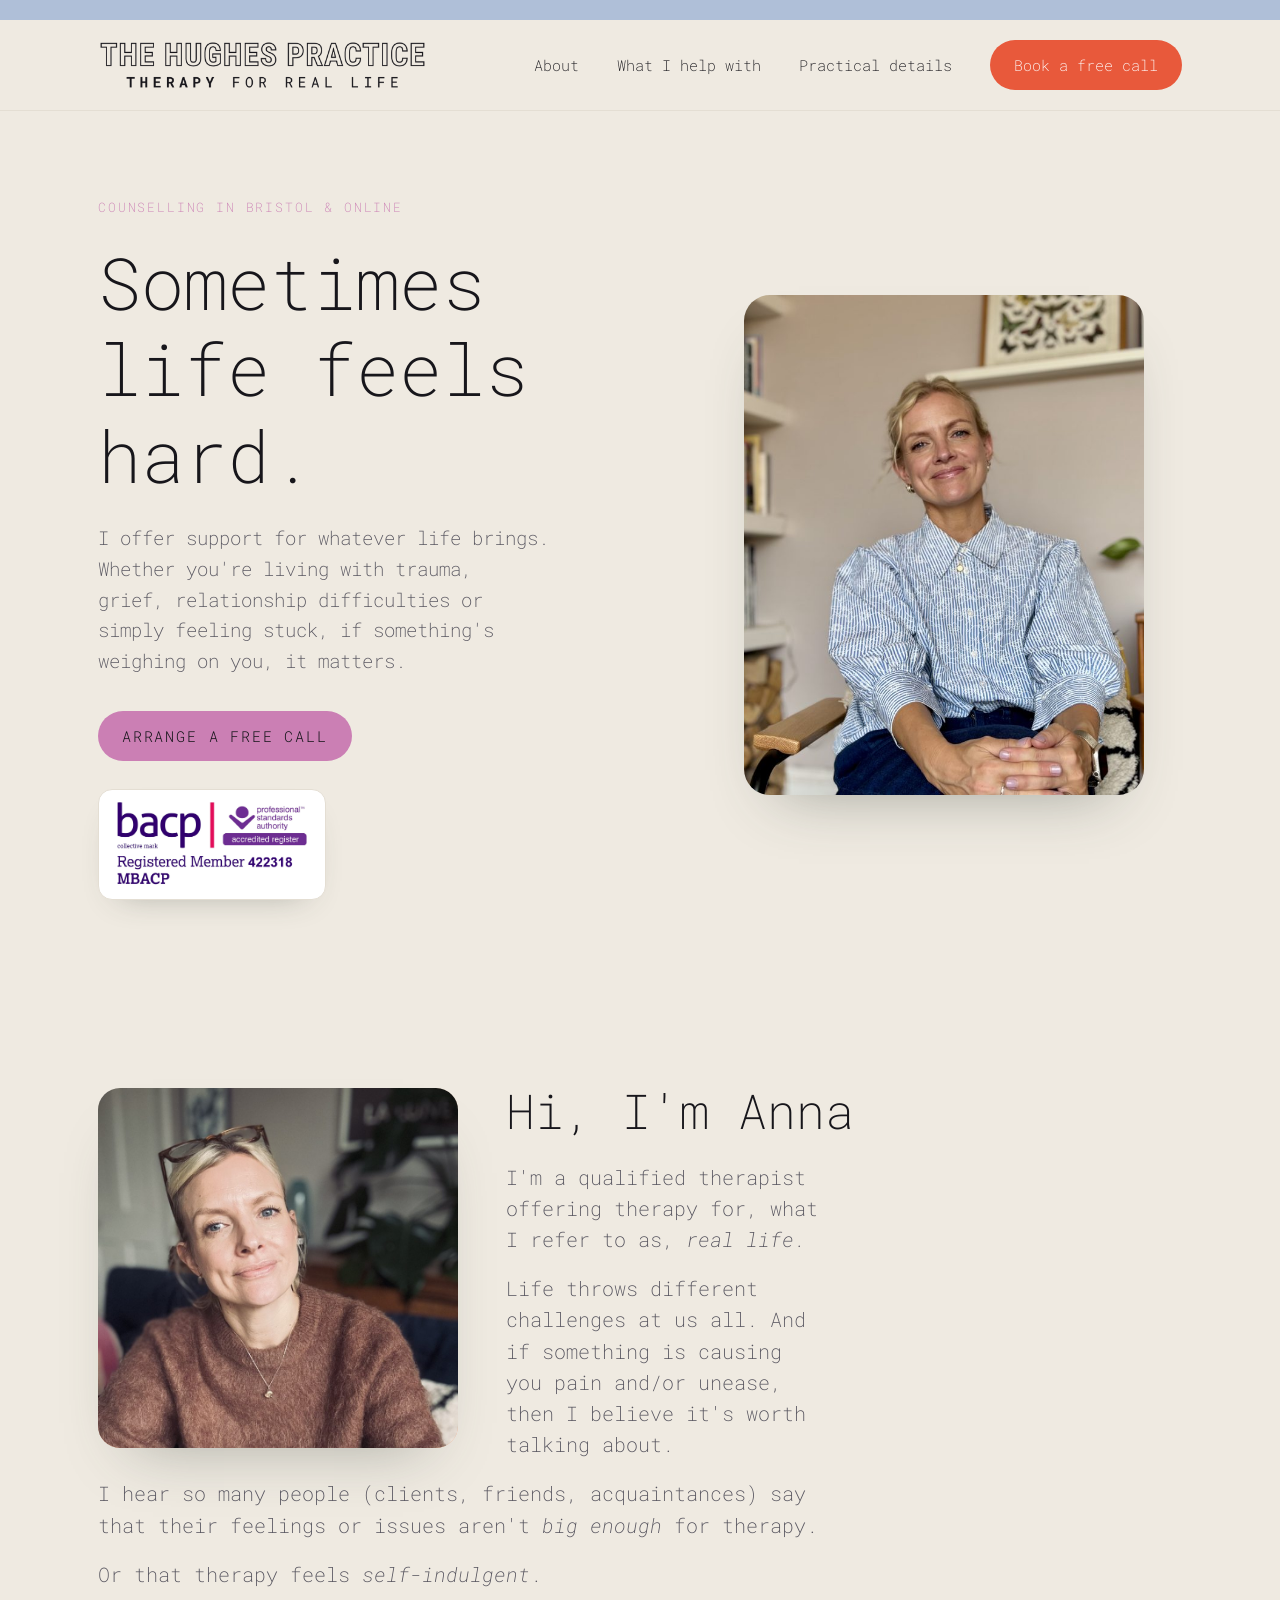
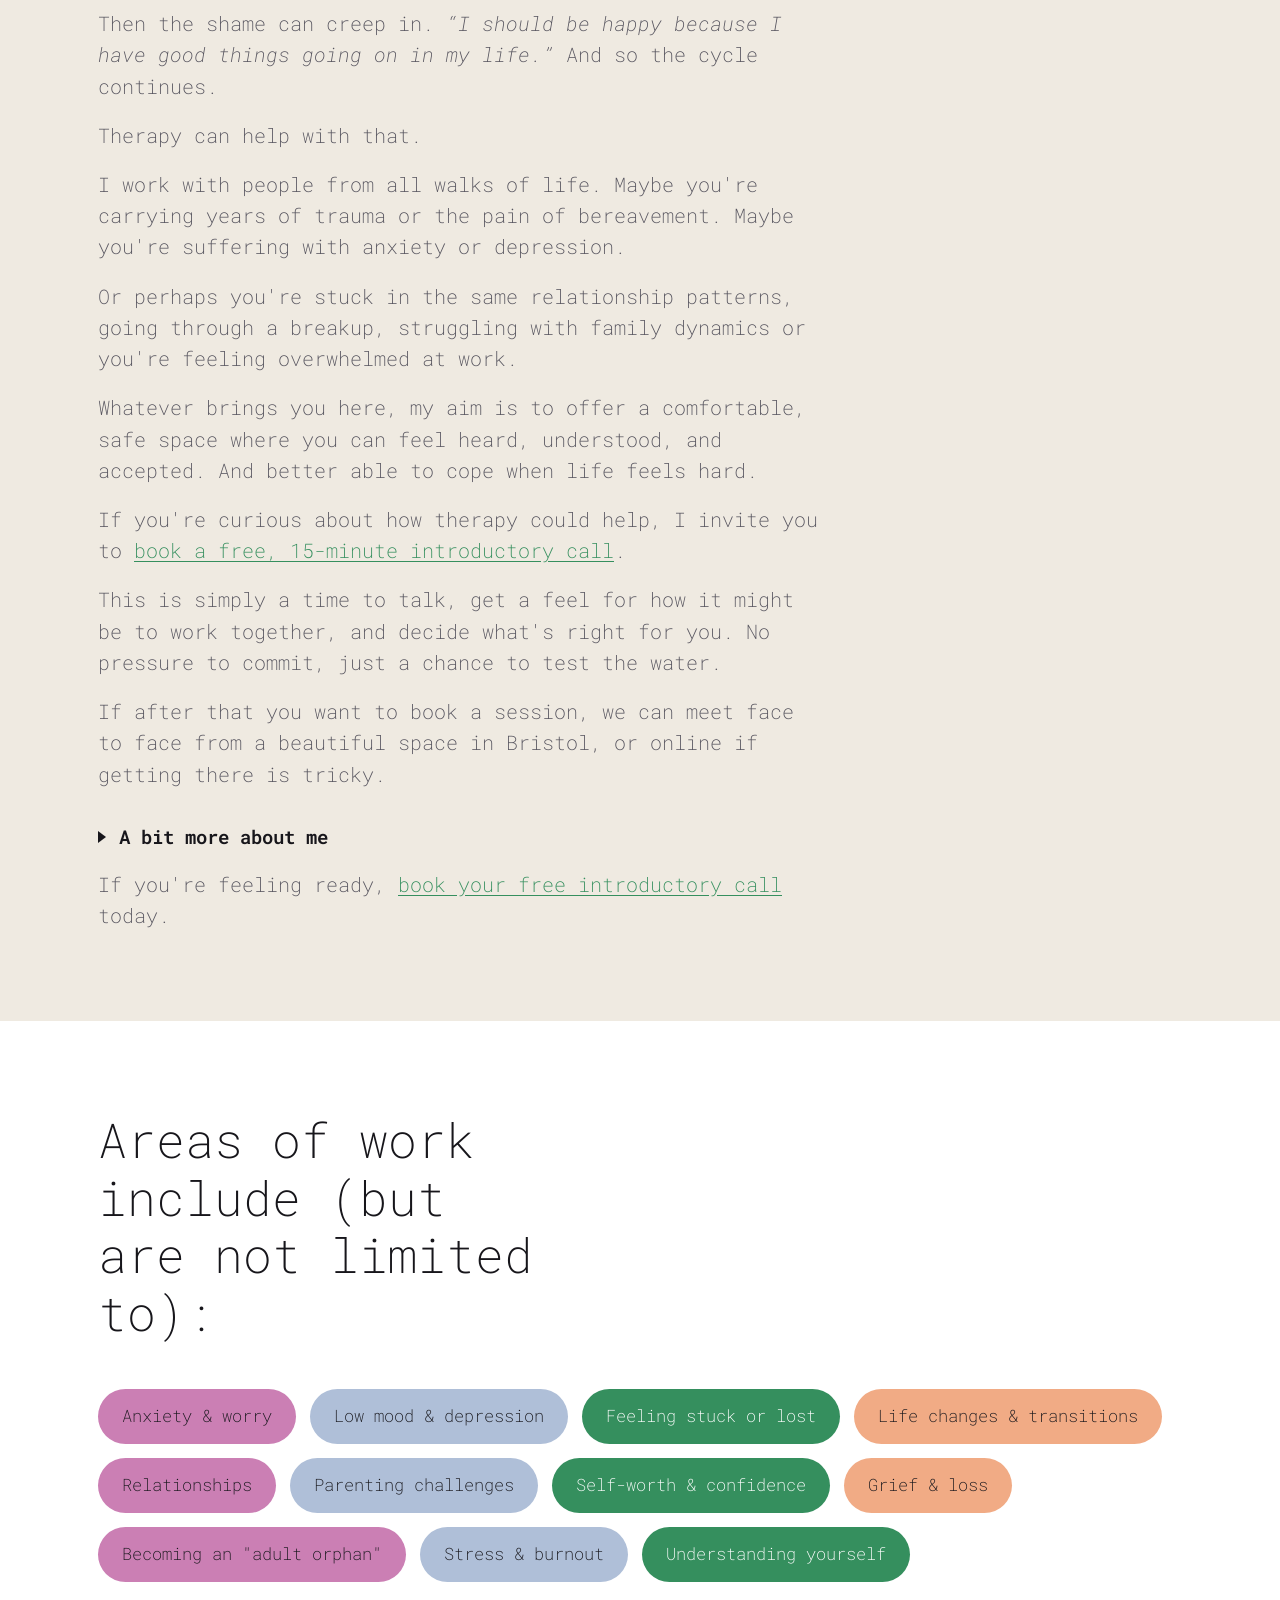
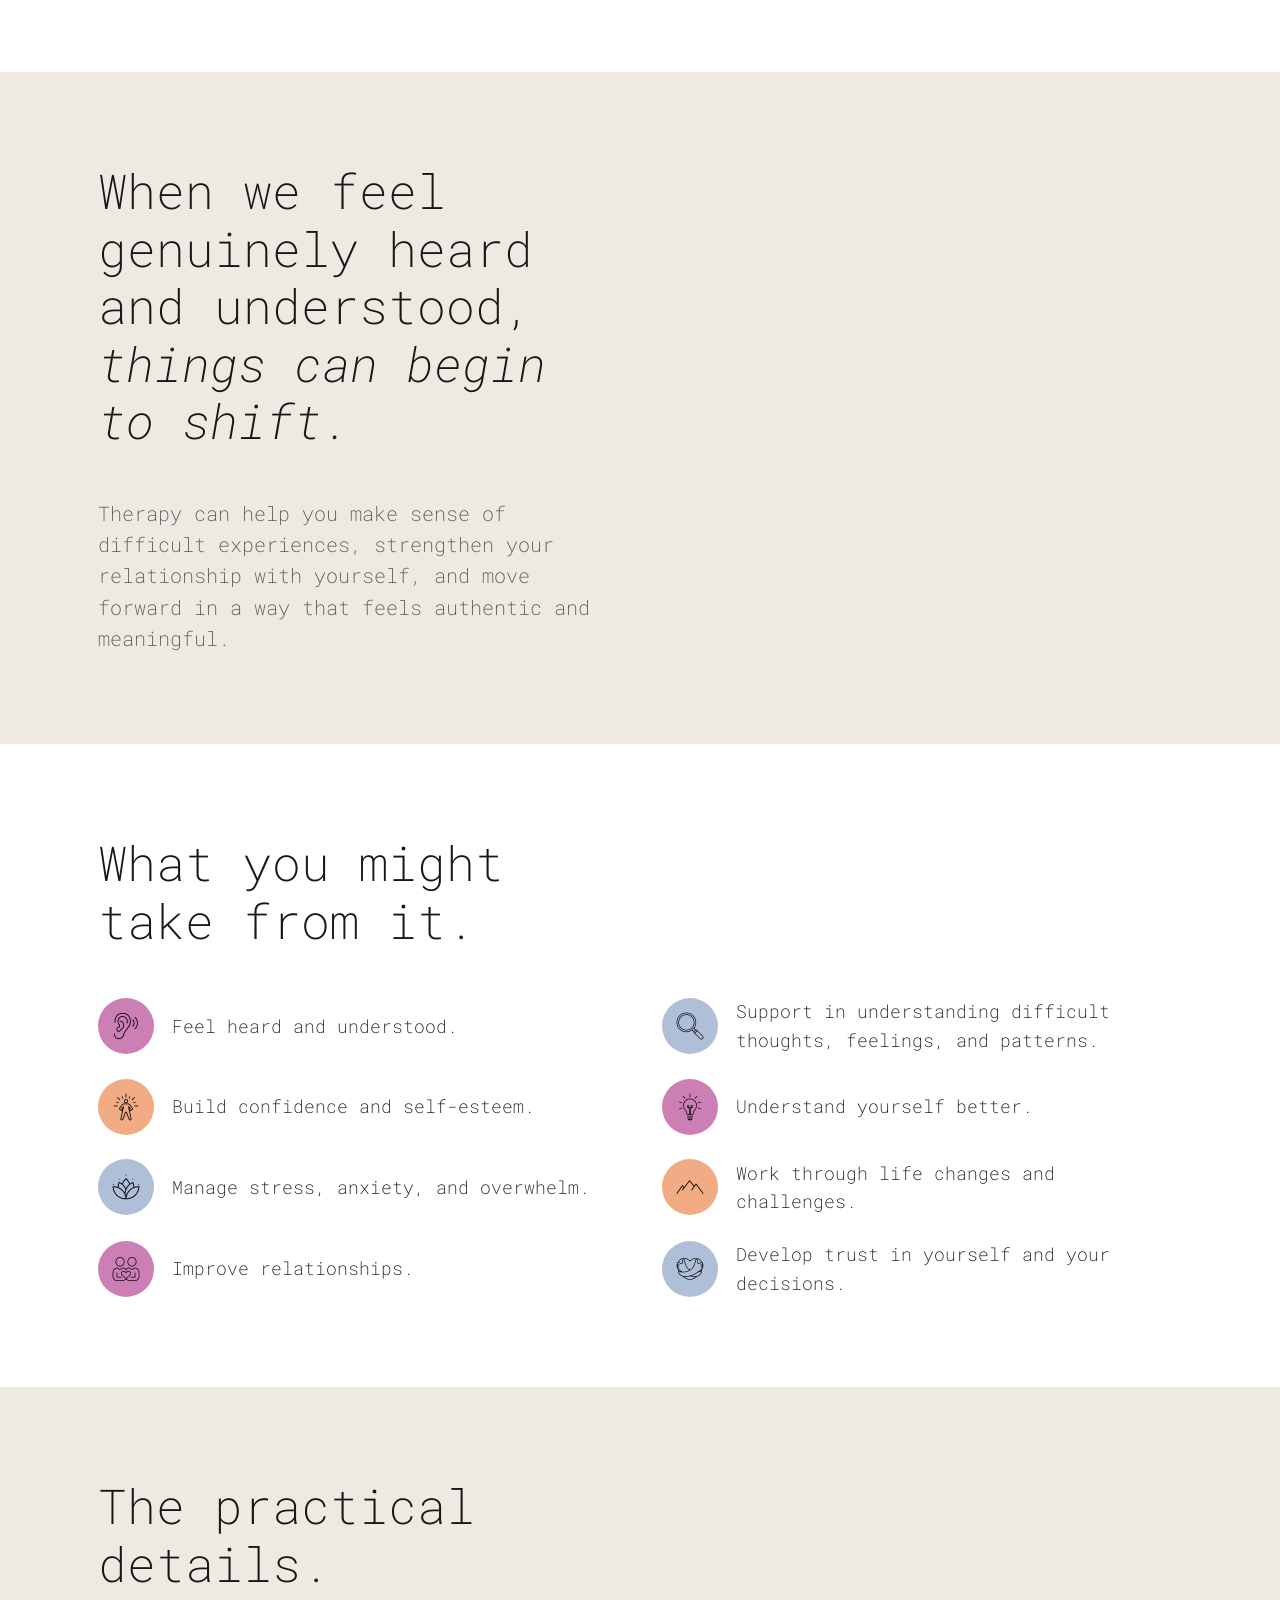
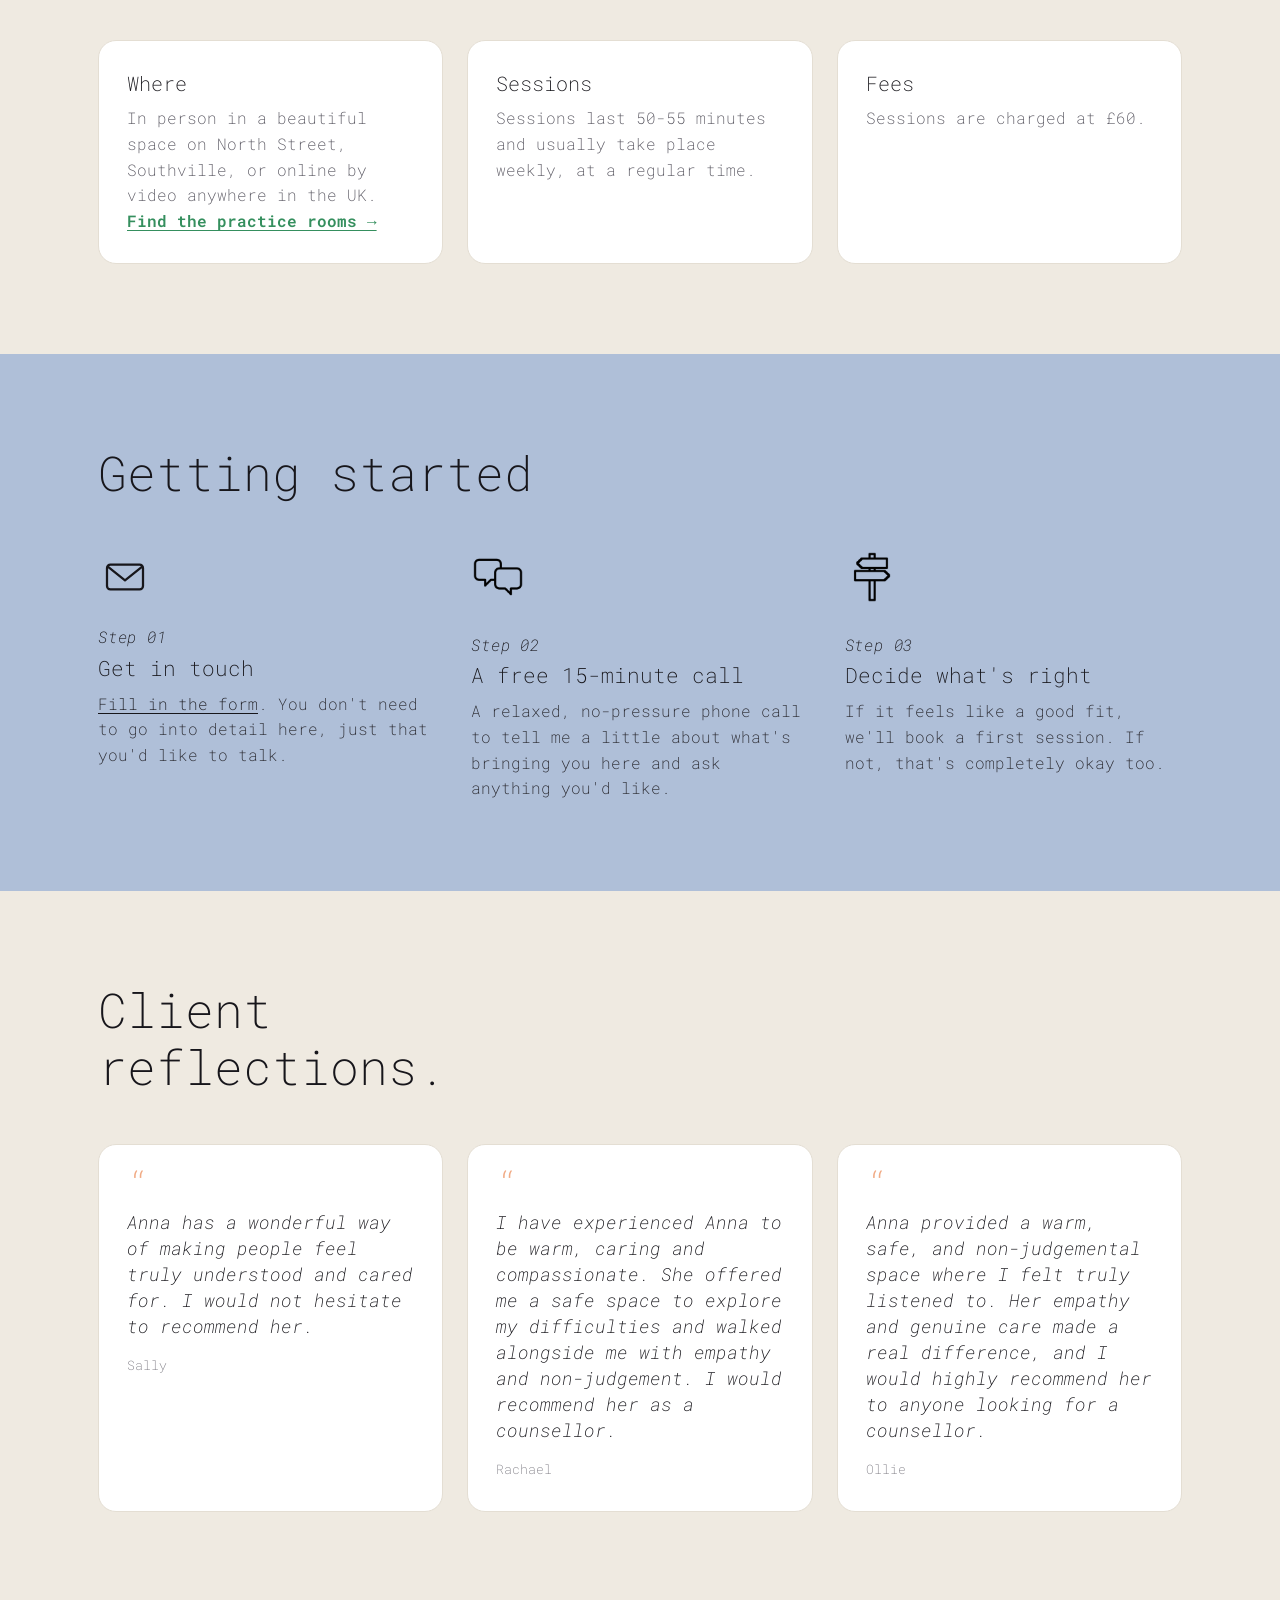
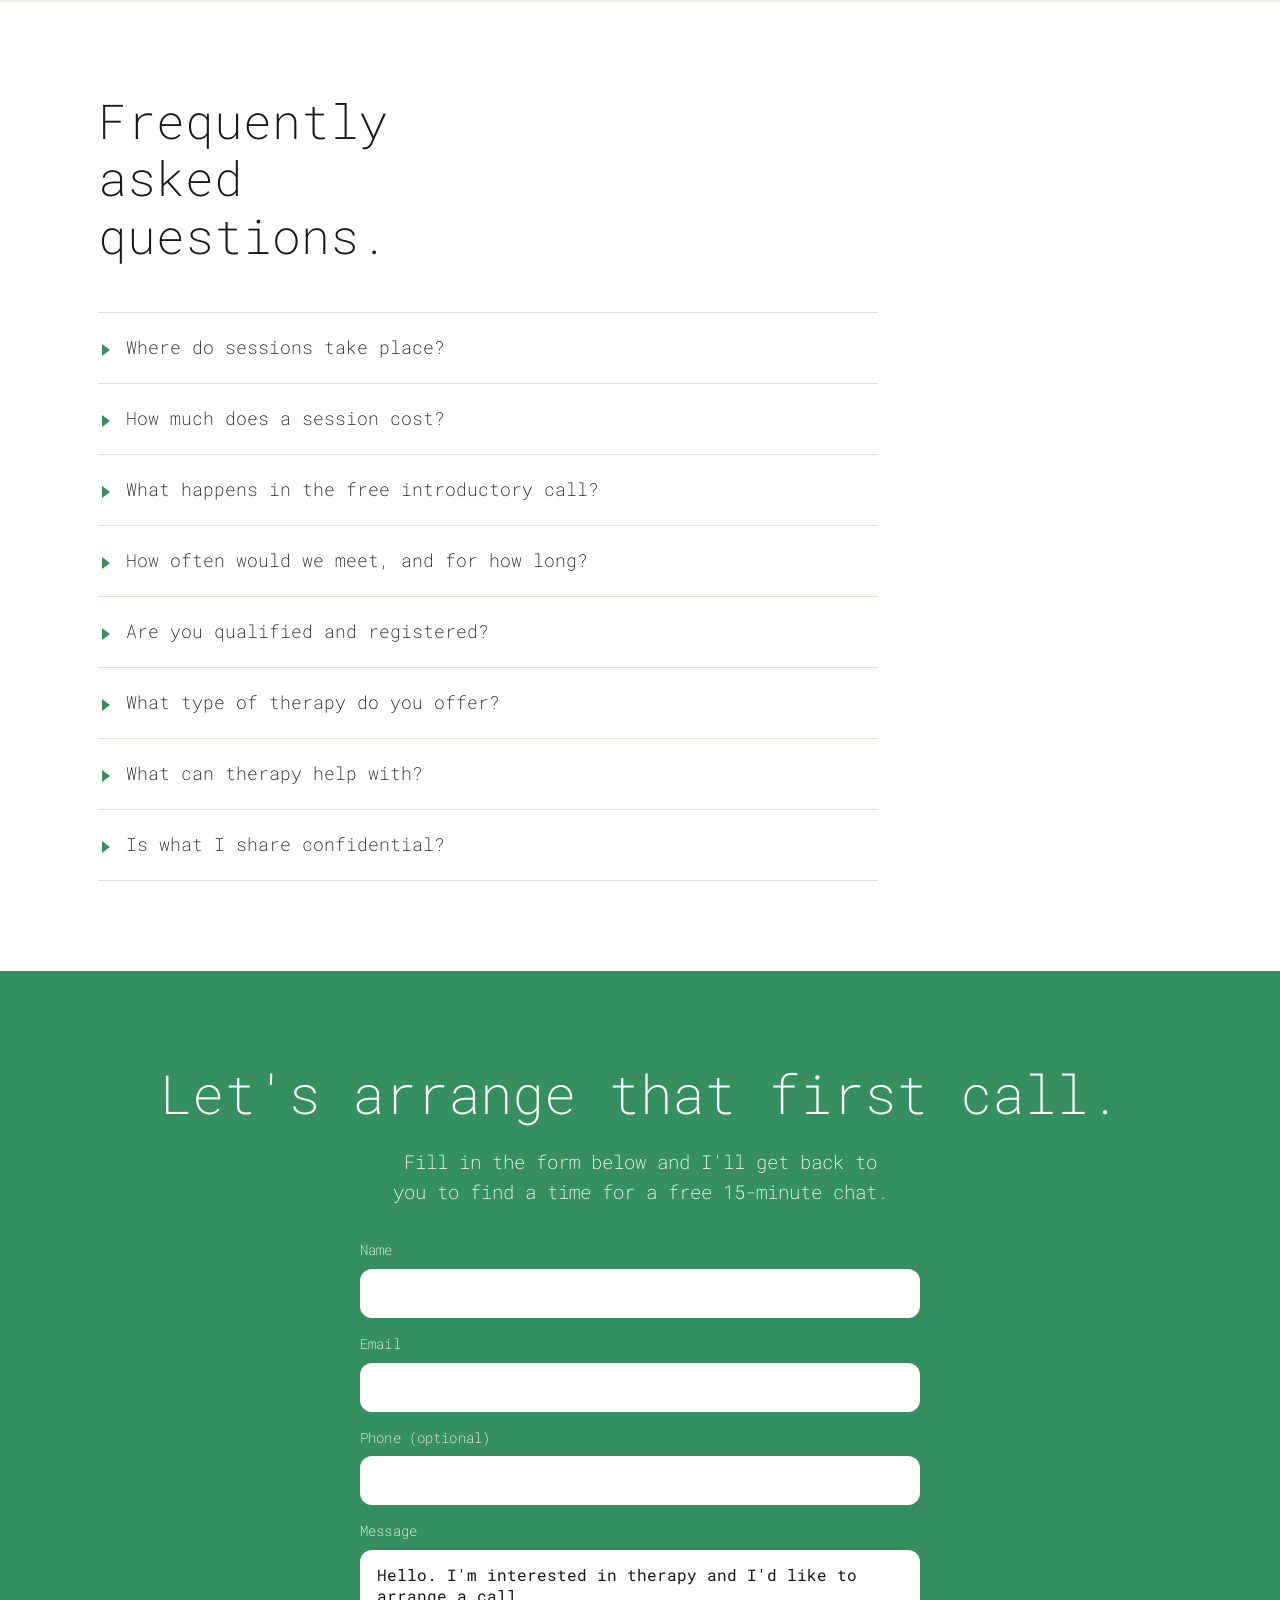
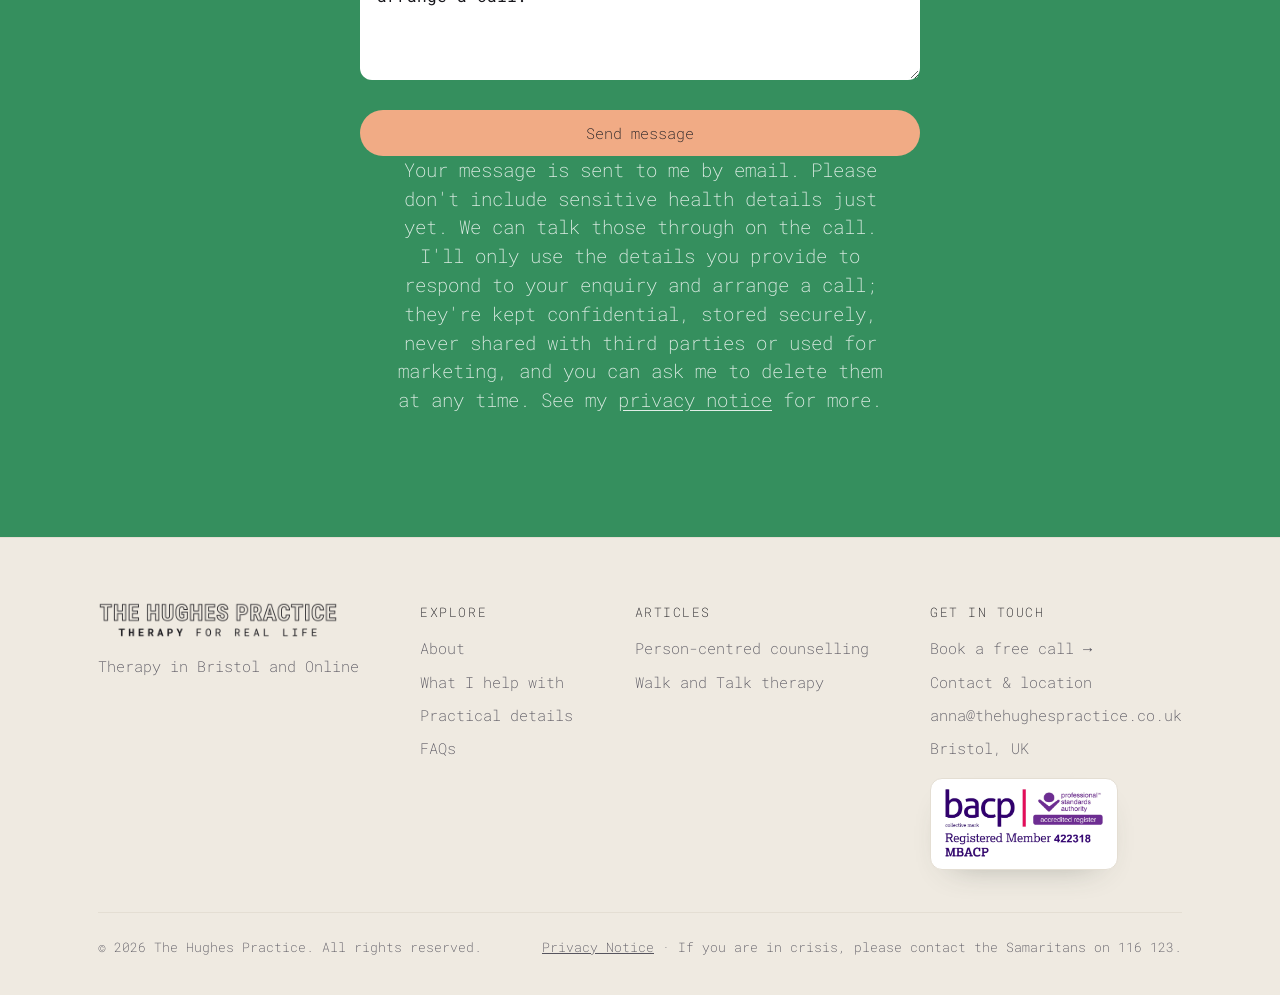
<file: index.html>
<!DOCTYPE html>
<html lang="en-GB">
<head>
<meta charset="UTF-8">
<meta name="viewport" content="width=device-width, initial-scale=1.0">
<title>Counselling in Bristol &amp; online | The Hughes Practice</title>
<meta name="description" content="Counselling in Bristol and online for adults facing change, uncertainty or feeling stuck. A calm space to talk, at your pace. Free 15-minute call.">

<!-- canonical URL — the site's live address -->
<link rel="canonical" href="https://www.thehughespractice.co.uk/">
<meta name="theme-color" content="#F6F3EB">

<!-- favicon (browser tab icon) -->
<link rel="icon" type="image/png" href="favicon.png">
<link rel="apple-touch-icon" href="apple-touch-icon.png">

<!-- link preview when shared (Open Graph + Twitter) -->
<meta property="og:type" content="website">
<meta property="og:site_name" content="The Hughes Practice">
<meta property="og:title" content="The Hughes Practice: Therapy for real life">
<meta property="og:description" content="A calm, unhurried space to talk things through at your pace, without judgement. Free 15-minute introductory call. Bristol & online.">
<meta property="og:url" content="https://www.thehughespractice.co.uk/">
<meta property="og:image" content="https://www.thehughespractice.co.uk/og-image.png?v=2">
<meta property="og:image:width" content="1200">
<meta property="og:image:height" content="630">
<meta property="og:locale" content="en_GB">
<meta name="twitter:card" content="summary_large_image">
<meta name="twitter:title" content="The Hughes Practice: Therapy for real life">
<meta name="twitter:description" content="A calm, unhurried space to talk things through. Free 15-minute introductory call. Bristol & online.">
<meta name="twitter:image" content="https://www.thehughespractice.co.uk/og-image.png?v=2">
<link rel="preconnect" href="https://fonts.googleapis.com">
<link rel="preconnect" href="https://fonts.gstatic.com" crossorigin>
<link href="https://fonts.googleapis.com/css2?family=Roboto+Mono:ital,wght@0,200;0,300;0,400;0,500;0,600;1,200;1,300&display=swap" rel="stylesheet">
<style>
  :root{
    --green:#358F5E;        /* DAZE — green, primary accent */
    --green-deep:#1C1C22;   /* near-black — dark sections & footer */
    --green-mid:#CB7FB4;    /* EROS — pink accent */
    --plaster:#F1AB85;      /* APRICOT — accent */
    --plaster-soft:#EFEAE1; /* BRISK — soft off-white, text on dark */
    --plaster-tint:#EFEAE1; /* BRISK — base (former plaster band) */
    --cream:#EFEAE1;        /* BRISK — off-white base */
    --paper:#FFFFFF;        /* white */
    --ink:#17161B;          /* near-black text & headings */
    --ink-soft:#56545E;
    --line:#E4DED3;
    --maxw:1140px;
    --serif:"Roboto Mono",ui-monospace,monospace;
    --sans:"Roboto Mono",ui-monospace,monospace;
  }

  *{box-sizing:border-box;margin:0;padding:0}
  html{scroll-behavior:smooth;overflow-x:hidden}
  body{font-family:var(--sans);color:var(--ink);background:var(--cream);line-height:1.6;font-size:18px;font-weight:200;overflow-x:hidden;-webkit-font-smoothing:antialiased}
  h1,h2,h3{font-family:var(--serif);font-weight:200;line-height:1.2;letter-spacing:0}
  a{color:inherit}
  .lead-para a{color:var(--green);text-decoration:underline;text-underline-offset:3px;font-weight:600}
  .step p a{color:#fff;text-decoration:underline;text-underline-offset:3px;font-weight:600}
  svg{display:block}
  .wrap{max-width:var(--maxw);margin:0 auto;padding:0 28px}

  a:focus-visible,button:focus-visible{outline:3px solid var(--green-mid);outline-offset:3px;border-radius:4px}

  /* ---------- illustration system ---------- */
  .illus path,.illus rect,.illus ellipse,.illus circle,.illus line,.illus polyline{
    stroke:currentColor;stroke-width:2.4;fill:none;stroke-linecap:round;stroke-linejoin:round;
  }
  .illus .fp{fill:var(--plaster)}
  .illus .fps{fill:var(--plaster-soft)}
  .illus .ft{fill:var(--plaster-tint);stroke:none}
  .illus .rug{stroke:var(--plaster)}
  .hero-illus{color:var(--green);width:100%;max-width:210px;height:auto}
  .hero-portrait{width:100%;max-width:400px;height:auto;aspect-ratio:4/5;object-fit:cover;
                 object-position:50% 30%;border-radius:26px;
                 box-shadow:0 30px 60px -34px rgba(55,66,57,.45)}
  .hero-illus path,.hero-illus ellipse,.hero-illus line{stroke-width:1.6}
  .spot{width:54px;height:54px;margin-bottom:20px;color:#F1E7DC}
  .spot path,.spot rect,.spot circle,.spot line,.spot polyline{stroke-width:2}
  .illus .rv{stroke:var(--plaster)}

  /* benefits list */
  .benefits{display:grid;grid-template-columns:1fr 1fr;gap:24px 44px;margin-top:8px}
  .benefit{display:flex;gap:18px;align-items:center;font-size:1.12rem;color:var(--ink);font-weight:500}
  .benefit .bicon{flex:0 0 auto;width:56px;height:56px;border-radius:50%;display:flex;align-items:center;justify-content:center}
  .benefit .bicon img{width:30px;height:30px;filter:brightness(0)}          /* clean black icons */
  .benefits .benefit:nth-child(3n+1) .bicon{background:#CB7FB4}  /* EROS pink   */
  .benefits .benefit:nth-child(3n+2) .bicon{background:#AFBFD8}  /* LIDO blue   */
  .benefits .benefit:nth-child(3n+3) .bicon{background:#F1AB85}  /* APRICOT     */

  /* ---------- announcement ---------- */
  .announce{background:#AFBFD8;padding:10px 16px}

  /* ---------- nav ---------- */
  header.nav{position:sticky;top:0;z-index:50;background:var(--cream);border-bottom:1px solid var(--line)}
  .nav-inner{display:flex;align-items:center;justify-content:space-between;height:90px}
  .brand{display:flex;align-items:center;text-decoration:none}
  .brand img{height:50px;width:auto;display:block}
  .nav-links{display:flex;gap:38px;align-items:center}
  .nav-links a:not(.btn){font-size:.95rem;text-decoration:none;color:var(--ink);transition:color .2s}
  .nav-links a:not(.btn):hover{color:var(--green)}
  .btn{display:inline-block;font-family:var(--sans);font-weight:600;font-size:.95rem;text-decoration:none;cursor:pointer;border:none;padding:13px 24px;border-radius:999px;transition:transform .15s ease,background .2s ease,color .2s ease}
  .btn-primary{background:var(--green);color:var(--plaster-soft)}
  .btn-primary:hover{background:var(--green-deep);color:#fff;transform:translateY(-1px)}
  .hero-cta .btn-primary{background:var(--green-mid);color:#17161B;font-weight:300;text-transform:uppercase;letter-spacing:0.12em}
  .hero-cta .btn-primary:hover{background:#BE6BA4;color:#17161B}
  .nav-inner .btn-primary{background:#E8593B;color:#FFFFFF}
  .nav-inner .btn-primary:hover{background:#D24A2E;color:#fff}
  .btn-ghost{background:transparent;color:var(--green);border:1.5px solid var(--green);padding:11px 22px}
  .btn-ghost:hover{background:var(--green);color:var(--plaster-soft)}
  .btn-light{background:var(--plaster);color:var(--green-deep)}
  .btn-light:hover{background:var(--plaster-soft);transform:translateY(-1px)}
  .nav-toggle{display:none;background:none;border:none;cursor:pointer;padding:6px;color:var(--ink);line-height:0}

  /* ---------- hero ---------- */
  .hero{position:relative;overflow:hidden;padding:80px 0 92px}
  .hero-grid{display:grid;grid-template-columns:1.1fr .9fr;gap:28px;align-items:center}
  .eyebrow{display:inline-block;font-size:.82rem;font-weight:600;letter-spacing:.14em;text-transform:uppercase;color:var(--green-mid);margin-bottom:22px}
  .hero h1{font-size:clamp(2.7rem,6vw,4.5rem);color:var(--ink);margin-bottom:24px}
  .hero h1 span{display:block;font-weight:400;font-size:0.62em}
  .hero h1 em{font-style:italic;font-weight:400;color:var(--green-mid)}
  .hero p.lede{font-size:1.2rem;color:var(--ink-soft);max-width:46ch;margin-bottom:34px;text-wrap:balance}
  .hero-cta{display:flex;gap:14px;flex-wrap:wrap;align-items:center}
  .hero-trust{margin-top:28px}
  .bacp-badge{display:inline-flex;background:var(--paper);border:1px solid var(--line);border-radius:14px;padding:12px 18px;box-shadow:0 14px 34px -22px rgba(55,66,57,.45)}
  .bacp-badge img{width:190px;height:auto;display:block}
  .bacp-badge--sm{padding:10px 14px;border-radius:12px}
  .bacp-badge--sm img{width:158px}
  .foot-col .bacp-badge{margin-top:8px}
  .hero-note{font-size:.9rem;color:var(--ink-soft);margin-top:20px}
  .illus-stage{display:flex;align-items:center;justify-content:center}

  /* ---------- sections ---------- */
  section{padding:90px 0}
  .section-head{max-width:42ch;margin-bottom:48px}
  .section-head .eyebrow{margin-bottom:16px}
  h2{font-size:clamp(2rem,4vw,3rem);color:var(--ink)}
  .lead-para{font-size:1.22rem;color:var(--ink-soft);max-width:60ch}

  .band-paper{background:var(--paper)}
  .band-plaster{background:var(--plaster-tint)}
  .band-forest{background:#358F5E;color:#FFFFFF}
  .band-forest h2,.band-forest h3{color:#fff}
  .band-forest .eyebrow{color:var(--plaster)}
  .band-forest .lead-para{color:#FFFFFF}
  /* light-blue band (Getting started) — dark text */
  .band-sky{background:#AFBFD8;color:#17161B}
  .band-sky h2,.band-sky h3,.band-sky .step h3{color:#17161B}
  .band-sky .step p{color:#26252b}
  .band-sky .step p a{color:#17161B}
  .band-sky .step .num{color:#17161B}
  .band-sky .spot{color:#17161B}

  .intro-grid{display:grid;grid-template-columns:1fr 1fr;gap:64px;align-items:start}
  .intro-grid .lead-para{max-width:48ch}

  .principles{display:grid;grid-template-columns:repeat(3,1fr);gap:28px;margin-top:8px}
  .principle{background:var(--green-deep);border:1px solid rgba(228,197,178,.18);border-radius:18px;padding:34px 30px}
  .principle h3{font-size:1.4rem;margin-bottom:12px}
  .principle p{color:var(--plaster-soft);font-size:1rem}

  .help-grid{display:flex;flex-wrap:wrap;gap:14px;margin-top:8px}
  .help-tag{border:none;padding:14px 24px;border-radius:999px;font-size:1.05rem;font-weight:600}
  .help-grid .help-tag:nth-child(4n+1){background:#CB7FB4;color:#17161B}  /* EROS pink  */
  .help-grid .help-tag:nth-child(4n+2){background:#AFBFD8;color:#17161B}  /* LIDO blue  */
  .help-grid .help-tag:nth-child(4n+3){background:#358F5E;color:#FFFFFF}  /* DAZE green */
  .help-grid .help-tag:nth-child(4n+4){background:#F1AB85;color:#17161B}  /* APRICOT    */

  .about-grid{display:block}
  .about-grid::after{content:"";display:block;clear:both}
  .about-grid>.portrait{float:left;width:360px;margin:6px 48px 22px 0}
  .about-more{margin-top:32px}
  .about-more>summary{cursor:pointer;list-style:none;display:inline-flex;align-items:center;gap:13px;font-family:var(--serif);font-size:1.2rem;font-weight:600;color:var(--ink);line-height:1.2}
  .about-more>summary::-webkit-details-marker{display:none}
  .about-more>summary::before{content:"";flex:0 0 auto;width:0;height:0;border-left:8px solid currentColor;border-top:6px solid transparent;border-bottom:6px solid transparent;transition:transform .2s ease}
  .about-more[open]>summary::before{transform:rotate(90deg)}
  .about-more>summary:hover{color:var(--green)}
  /* FAQ accordion */
  .faq-list{max-width:780px;margin-top:8px;border-top:1px solid var(--line)}
  .faq-item{border-bottom:1px solid var(--line)}
  .faq-item>summary{cursor:pointer;list-style:none;display:flex;align-items:baseline;gap:16px;padding:22px 4px;font-family:var(--serif);font-size:1.12rem;font-weight:200;color:var(--ink);line-height:1.45}
  .faq-item>summary::-webkit-details-marker{display:none}
  .faq-item>summary::before{content:"";flex:0 0 auto;position:relative;top:2px;width:0;height:0;border-left:8px solid var(--green);border-top:6px solid transparent;border-bottom:6px solid transparent;transition:transform .2s ease}
  .faq-item[open]>summary::before{transform:rotate(90deg)}
  .faq-item>summary:hover{color:var(--green)}
  .faq-a{padding:0 4px 24px 28px;color:var(--ink-soft);max-width:70ch}
  .faq-a a{color:var(--green);text-decoration:underline;text-underline-offset:3px;font-weight:600}
  .portrait{aspect-ratio:1/1;border-radius:22px;overflow:hidden;background:linear-gradient(150deg,var(--plaster-soft),var(--plaster));display:flex;align-items:flex-end;justify-content:center;box-shadow:0 30px 60px -34px rgba(55,66,57,.4)}
  .portrait .ph{font-family:var(--sans);font-size:.82rem;color:var(--green-deep);opacity:.7;padding:18px;text-align:center}
  .portrait img{width:100%;height:100%;object-fit:cover;object-position:50% 46%;display:block}

  .details{display:grid;grid-template-columns:repeat(3,1fr);gap:24px;margin-top:8px}
  .detail{padding:30px 28px;border-radius:18px;background:var(--paper);border:1px solid var(--line)}
  .detail h3{font-size:1.25rem;margin-bottom:10px}
  .detail p{color:var(--ink-soft);font-size:1rem}
  .detail p a{color:var(--green);text-decoration:underline;text-underline-offset:3px;font-weight:600}

  .steps{display:grid;grid-template-columns:repeat(3,1fr);gap:36px;margin-top:20px}
  .step h3{font-size:1.3rem;margin-bottom:10px;color:#fff}
  .step p{color:var(--plaster-soft);font-size:1rem}
  .step .num{font-family:var(--serif);font-style:italic;font-size:1rem;color:var(--plaster);display:block;margin-bottom:6px;letter-spacing:.05em}

  .quotes{display:grid;grid-template-columns:repeat(3,1fr);gap:24px;margin-top:8px}
  .quote{background:var(--paper);border:1px solid var(--line);border-radius:18px;padding:32px 28px}
  .quote .mark{font-family:var(--serif);font-size:2.4rem;color:var(--plaster);line-height:.4;display:block;margin-bottom:18px}
  .quote p{font-family:var(--serif);font-style:italic;font-size:1.12rem;color:var(--ink);line-height:1.45}
  .quote .ph-note{font-family:var(--sans);font-style:normal;font-size:.8rem;color:var(--ink-soft);margin-top:16px;opacity:.75}

  .cta-final{text-align:center}
  .cta-final h2{font-size:clamp(2.2rem,5vw,3.4rem);margin-bottom:20px}
  .cta-final p{font-size:1.2rem;color:#FFFFFF;max-width:46ch;margin:0 auto 32px}
  .cta-email{font-family:var(--serif);font-size:1.2rem;color:#fff;text-decoration:underline;text-underline-offset:5px;margin-top:24px;display:inline-block}

  /* contact form */
  .contact-form{max-width:560px;margin:8px auto 0;text-align:left}
  .contact-form .row{margin-bottom:16px}
  .contact-form label{display:block;font-size:.85rem;font-weight:600;letter-spacing:.01em;color:#FFFFFF;margin-bottom:7px}
  .contact-form input,.contact-form textarea{width:100%;font-family:var(--sans);font-size:1rem;color:var(--ink);background:var(--paper);border:1px solid transparent;border-radius:12px;padding:13px 16px}
  .contact-form textarea{min-height:130px;resize:vertical}
  .contact-form input:focus,.contact-form textarea:focus{outline:3px solid var(--green-mid);outline-offset:2px}
  .contact-form button{margin-top:6px;width:100%;cursor:pointer}
  .contact-form .hp{position:absolute;left:-9999px;width:1px;height:1px;overflow:hidden}
  .contact-form .consent{margin-bottom:20px}
  .consent-label{display:flex;gap:11px;align-items:flex-start;font-size:.9rem;font-weight:400;color:var(--plaster-soft);line-height:1.45;cursor:pointer}
  .consent-label input{width:auto;flex:0 0 auto;margin:2px 0 0;accent-color:var(--green-mid)}
  .form-note{font-size:.84rem;color:var(--plaster-soft);opacity:.85;max-width:560px;margin:18px auto 0;line-height:1.5}
  .form-note a{color:#fff;text-decoration:underline;text-underline-offset:3px}
  .form-status{font-size:1.15rem;color:#fff;max-width:560px;margin:8px auto 0;text-align:center;line-height:1.5}
  .form-status a{color:#fff;text-decoration:underline;text-underline-offset:3px}

  footer{background:var(--cream);color:var(--ink);padding:64px 0 36px;border-top:1px solid var(--line)}
  .foot-grid{display:flex;justify-content:space-between;flex-wrap:wrap;gap:36px;margin-bottom:42px}
  .foot-brand{font-family:var(--serif);font-size:1.4rem;color:var(--ink);margin-bottom:12px}
  .foot-col h4{font-size:.8rem;text-transform:uppercase;letter-spacing:.12em;color:var(--ink);margin-bottom:14px;font-family:var(--sans);font-weight:700}
  .foot-col a,.foot-col p{display:block;color:var(--ink-soft);text-decoration:none;font-size:.95rem;margin-bottom:9px}
  .foot-col a:hover{color:var(--green)}
  .foot-col a.social{display:inline-flex;align-items:center;gap:8px;margin-top:4px}
  .foot-bottom{border-top:1px solid var(--line);padding-top:24px;display:flex;justify-content:space-between;flex-wrap:wrap;gap:12px;font-size:.84rem;color:var(--ink-soft)}

  @media (max-width:1000px){
    body{font-size:17px}
    .hero-grid,.intro-grid,.about-grid{grid-template-columns:1fr}
    .about-grid>.portrait{float:none;width:100%;margin:0 0 24px}
    .hero-illus{max-width:180px}
    /* mobile hero order: keyword line, headline, portrait, then the rest */
    .hero-grid{display:flex;flex-direction:column;align-items:stretch}
    .hero-grid>div:first-child{display:contents}
    .hero .eyebrow{order:1}
    .hero h1{order:2;margin-bottom:20px}
    .illus-stage{display:flex;order:3;margin:0 0 26px;justify-content:flex-start}
    .hero p.lede{order:4}
    .hero-cta{order:5}
    .hero-trust{order:6}
    .hero-portrait{max-width:280px}
    .principles,.details,.steps,.quotes{grid-template-columns:1fr}
    .benefits{grid-template-columns:1fr}
    .nav-links{display:none}
    .nav-inner{height:72px}
    .brand img{height:40px}
    .nav-links.open{display:flex;flex-direction:column;position:absolute;top:72px;left:0;right:0;background:var(--cream);border-bottom:1px solid var(--line);padding:20px 28px;gap:18px;align-items:flex-start}
    .nav-toggle{display:block}
    .section-head,.lead-para,.hero p.lede,.intro-grid .lead-para,.cta-final p,.contact-form,.form-note{max-width:100%}
    section{padding:64px 0}
    .hero{padding:48px 0 60px}
  }

  @media (prefers-reduced-motion:reduce){
    *{animation:none!important;scroll-behavior:auto!important;transition:none!important}
  }

  /* Roboto Mono ExtraLight — force light weight on everything */
  .btn,.benefit,.help-tag,.foot-col h4,.contact-form label,.lead-para a,.step p a,.eyebrow,.hero h1 span,.foot-brand,.brand,.num,.mark{font-weight:200}
</style>
</head>
<body>
<!-- ============================================================
       HOW TO EDIT THIS PAGE
       - The usual way: ask Claude Code (see how-to-update-the-site.md);
         changes go live automatically about a minute after they're made.
       - Editing by hand works too: change wording by typing BETWEEN the
         tags, and do NOT change anything inside the angle brackets < ... >.
       - Each block below starts with an  EDIT:  comment so you can
         find it quickly.
       - To change the hero picture, replace the file "hero.png".
  ============================================================ -->

<!-- EDIT: top announcement bar -->
  <div class="announce"></div>

<header class="nav">
  <div class="wrap nav-inner">
    <a href="#" class="brand"><img src="logo.png" alt="The Hughes Practice: therapy for real life"></a>
    <nav class="nav-links" id="navlinks">
      <a href="#about">About</a>
      <a href="#help">What I help with</a>
      <a href="#details">Practical details</a>
      <a href="#contact" class="btn btn-primary">Book a free call</a>
    </nav>
    <button class="nav-toggle" id="navtoggle" aria-label="Open menu" aria-expanded="false"><svg width="24" height="24" viewBox="0 0 24 24" fill="none" stroke="currentColor" stroke-width="2.2" stroke-linecap="round" aria-hidden="true"><line x1="3" y1="6" x2="21" y2="6"/><line x1="3" y1="12" x2="21" y2="12"/><line x1="3" y1="18" x2="21" y2="18"/></svg></button>
  </div>
</header>

<!-- hero -->
<!-- EDIT: hero — headline, intro line, button labels -->
  <section class="hero">
  <div class="wrap hero-grid">
    <div>
      <p class="eyebrow">Counselling in Bristol &amp; online</p>
      <h1>Sometimes life feels hard.</h1>
      <p class="lede">I offer support for whatever life brings. Whether you're living with trauma, grief, relationship difficulties or simply feeling stuck, if something's weighing on you, it matters.</p>
      <div class="hero-cta">
        <a href="#contact" class="btn btn-primary">Arrange a free call</a>
      </div>
<!-- EDIT: BACP registered-member badge. To change it, replace the file "bacp-registered-member.webp" -->
      <div class="hero-trust">
        <span class="bacp-badge">
          <img src="bacp-registered-member.webp" width="2000" height="893" alt="BACP Registered Member 422318, MBACP. The Hughes Practice is on the BACP register, an Accredited Register overseen by the Professional Standards Authority." loading="lazy" decoding="async">
        </span>
      </div>
    </div>
    <div class="illus-stage" aria-hidden="true">
      <!-- two chairs facing each other across a plant: meeting as equals -->
<!-- ====================================================================
       HERO PORTRAIT
       To change this photo: replace the file "portrait.jpg" (keep the same
       file name and put it next to this page). It is cropped to a tall arch,
       so a picture with the face in the upper half works best.
       The About section lower down uses "portrait-about.jpg".
  ==================================================================== -->
      <img src="portrait.jpg" class="hero-portrait" width="1100" height="825"
           alt="Anna Hughes, counsellor at The Hughes Practice in Bristol">
    </div>
  </div>
</section>

<!-- about -->
<!-- EDIT: About Anna — bio text. Photo is in (portrait-about.jpg); to change it, replace that file -->
  <section class="band-plaster" id="about">
  <div class="wrap">
    <div class="about-grid">
      <div class="portrait"><img src="portrait-about.jpg" width="820" height="820" loading="lazy"
           alt="Anna Hughes, person-centred counsellor, Bristol"></div>
      <div>
        <h2 style="margin:0 0 22px">Hi, I'm Anna</h2>
        <p class="lead-para">I'm a qualified therapist offering therapy for, what I refer to as, <em>real life.</em></p>
        <p class="lead-para" style="margin-top:18px">Life throws different challenges at us all. And if something is causing you pain and/or unease, then I believe it's worth talking about.</p>
        <p class="lead-para" style="margin-top:18px">I hear so many people (clients, friends, acquaintances) say that their feelings or issues aren't <em>big enough</em> for therapy.</p>
        <p class="lead-para" style="margin-top:18px">Or that therapy feels <em>self-indulgent</em>.</p>
        <p class="lead-para" style="margin-top:18px">Then the shame can creep in. <em>“I should be happy because I have good things going on in my life.”</em> And so the cycle continues.</p>
        <p class="lead-para" style="margin-top:18px">Therapy can help with that.</p>
        <p class="lead-para" style="margin-top:18px">I work with people from all walks of life. Maybe you're carrying years of trauma or the pain of bereavement. Maybe you're suffering with anxiety or depression.</p>
        <p class="lead-para" style="margin-top:18px">Or perhaps you're stuck in the same relationship patterns, going through a breakup, struggling with family dynamics or you're feeling overwhelmed at work.</p>
        <p class="lead-para" style="margin-top:18px">Whatever brings you here, my aim is to offer a comfortable, safe space where you can feel heard, understood, and accepted. And better able to cope when life feels hard.</p>
        <p class="lead-para" style="margin-top:18px">If you're curious about how therapy could help, I invite you to <a href="#contact">book a free, 15-minute introductory call</a>.</p>
        <p class="lead-para" style="margin-top:18px">This is simply a time to talk, get a feel for how it might be to work together, and decide what's right for you. No pressure to commit, just a chance to test the water.</p>
        <p class="lead-para" style="margin-top:18px">If after that you want to book a session, we can meet face to face from a beautiful space in Bristol, or online if getting there is tricky.</p>
        <details class="about-more">
          <summary>A bit more about me</summary>
          <p class="lead-para" style="margin-top:16px">My background combines academic study with specialist counselling training. I hold a Level 4 Diploma in Therapeutic Counselling, complemented by ongoing professional development and regular clinical supervision.</p>
          <p class="lead-para" style="margin-top:18px">I'm a registered member of the BACP (MBACP), which means I'm listed on their professional register and work to a recognised ethical framework you can trust.</p>
        </details>
        <p class="lead-para" style="margin-top:18px">If you're feeling ready, <a href="#contact">book your free introductory call</a> today.</p>
      </div>
    </div>
  </div>
</section>

<!-- what I help with -->
<!-- EDIT: What people bring — the rounded tags -->
  <section class="band-paper" id="help">
  <div class="wrap">
    <div class="section-head">
      <h2>Areas of work include (but are not limited to):</h2>
    </div>
    <div class="help-grid">
      <span class="help-tag">Anxiety &amp; worry</span>
      <span class="help-tag">Low mood &amp; depression</span>
      <span class="help-tag">Feeling stuck or lost</span>
      <span class="help-tag">Life changes &amp; transitions</span>
      <span class="help-tag">Relationships</span>
      <span class="help-tag">Parenting challenges</span>
      <span class="help-tag">Self-worth &amp; confidence</span>
      <span class="help-tag">Grief &amp; loss</span>
      <span class="help-tag">Becoming an "adult orphan"</span>
      <span class="help-tag">Stress &amp; burnout</span>
      <span class="help-tag">Understanding yourself</span>
    </div>
  </div>
</section>

<!-- EDIT: intro — "you are the expert on your own life" -->
  <section id="intro">
  <div class="wrap">
    <div class="section-head">
      <h2>When we feel genuinely heard and understood,<br><em>things can begin to shift.</em></h2>
    </div>
    <div class="intro-grid">
      <div><p class="lead-para">Therapy can help you make sense of difficult experiences, strengthen your relationship with yourself, and move forward in a way that feels authentic and meaningful.</p></div>
    </div>
  </div>
</section>

<!-- how it can help -->
<!-- EDIT: How it can help — the checklist.
       To change any icon, replace its file: icon-heard.png, icon-safe.png,
       icon-confidence.png, icon-understand.png, icon-calm.png, icon-change.png,
       icon-relationships.png, icon-trust.png (keep the same file names). -->
  <section class="band-paper" id="benefits">
  <div class="wrap">
    <div class="section-head">
      <h2>What you might take from it.</h2>
    </div>
    <div class="benefits">
      <div class="benefit">
        <span class="bicon"><img src="icon-heard.png" alt=""></span>
        <span>Feel heard and understood.</span>
      </div>
      <div class="benefit">
        <span class="bicon"><img src="icon-safe.png" alt=""></span>
        <span>Support in understanding difficult thoughts, feelings, and patterns.</span>
      </div>
      <div class="benefit">
        <span class="bicon"><img src="icon-confidence.png" alt=""></span>
        <span>Build confidence and self-esteem.</span>
      </div>
      <div class="benefit">
        <span class="bicon"><img src="icon-understand.png" alt=""></span>
        <span>Understand yourself better.</span>
      </div>
      <div class="benefit">
        <span class="bicon"><img src="icon-calm.png" alt=""></span>
        <span>Manage stress, anxiety, and overwhelm.</span>
      </div>
      <div class="benefit">
        <span class="bicon"><img src="icon-change.png" alt=""></span>
        <span>Work through life changes and challenges.</span>
      </div>
      <div class="benefit">
        <span class="bicon"><img src="icon-relationships.png" alt=""></span>
        <span>Improve relationships.</span>
      </div>
      <div class="benefit">
        <span class="bicon"><img src="icon-trust.png" alt=""></span>
        <span>Develop trust in yourself and your decisions.</span>
      </div>
    </div>
  </div>
</section>

<!-- practical details -->
<!-- EDIT: Practical details — location, sessions, fees -->
  <section id="details">
  <div class="wrap">
    <div class="section-head">
      <h2>The practical details.</h2>
    </div>
    <div class="details">
      <div class="detail"><h3>Where</h3><p>In person in a beautiful space on North Street, Southville, or online by video anywhere in the UK. <a href="contact.html">Find the practice rooms →</a></p></div>
      <div class="detail"><h3>Sessions</h3><p>Sessions last 50-55 minutes and usually take place weekly, at a regular time.</p></div>
      <div class="detail"><h3>Fees</h3><p>Sessions are charged at £60.</p></div>
    </div>
  </div>
</section>

<!-- getting started -->
<!-- EDIT: Getting started — the three steps -->
<section class="band-sky">
  <div class="wrap">
    <div class="section-head">
      <h2>Getting started</h2>
    </div>
    <div class="steps">
      <div class="step">
        <svg class="illus spot" viewBox="0 0 48 48" aria-hidden="true">
          <rect x="8" y="13" width="32" height="22" rx="3"/>
          <polyline points="9,15 24,27 39,15"/>
        </svg>
        <span class="num">Step 01</span>
        <h3>Get in touch</h3>
        <p><a href="#contact">Fill in the form</a>. You don't need to go into detail here, just that you'd like to talk.</p>
      </div>
      <div class="step">
        <img class="spot" src="step-call.png" alt="">
        <span class="num">Step 02</span>
        <h3>A free 15-minute call</h3>
        <p>A relaxed, no-pressure phone call to tell me a little about what's bringing you here and ask anything you'd like.</p>
      </div>
      <div class="step">
        <img class="spot" src="step-decide.png" alt="">
        <span class="num">Step 03</span>
        <h3>Decide what's right</h3>
        <p>If it feels like a good fit, we'll book a first session. If not, that's completely okay too.</p>
      </div>
    </div>
  </div>
</section>

<!-- testimonials -->
<!-- EDIT: Testimonials — client-approved quotes only -->
  <section id="words">
  <div class="wrap">
    <div class="section-head">
      <h2>Client reflections.</h2>
    </div>
    <div class="quotes">
      <div class="quote"><span class="mark">“</span><p>Anna has a wonderful way of making people feel truly understood and cared for. I would not hesitate to recommend her.</p><p class="ph-note">Sally</p></div>
      <div class="quote"><span class="mark">“</span><p>I have experienced Anna to be warm, caring and compassionate. She offered me a safe space to explore my difficulties and walked alongside me with empathy and non-judgement. I would recommend her as a counsellor.</p><p class="ph-note">Rachael</p></div>
      <div class="quote"><span class="mark">“</span><p>Anna provided a warm, safe, and non-judgemental space where I felt truly listened to. Her empathy and genuine care made a real difference, and I would highly recommend her to anyone looking for a counsellor.</p><p class="ph-note">Ollie</p></div>
    </div>
  </div>
</section>

<!-- faq -->
<!-- EDIT: Frequently asked questions. If you change a question or answer here,
     update the matching entry in the FAQ structured data (JSON-LD) lower down too. -->
  <section class="band-paper" id="faq">
  <div class="wrap">
    <div class="section-head">
      <h2>Frequently asked questions.</h2>
    </div>
    <div class="faq-list">
      <details class="faq-item">
        <summary>Where do sessions take place?</summary>
        <div class="faq-a">I offer sessions in person from a comfortable private counselling room at 226 North Street, Southville, Bristol BS3 1JD. I also offer online sessions. In addition, I offer 'Walk and Talk' sessions, which take place out in nature. Find out more about Walk and Talk sessions <a href="walk-and-talk-therapy.html">here</a>.</div>
      </details>
      <details class="faq-item">
        <summary>How much does a session cost?</summary>
        <div class="faq-a">After the free 15 minute introductory call, our first session would begin with some time going over how the therapy works and the details of our contract together, a crucial stage for ensuring a safe and ethical approach to the work as per the BACP Ethical Framework. After this, there is still time left to talk more about you and what has brought you to therapy. All sessions are £60 and last 50-55 minutes.</div>
      </details>
      <details class="faq-item">
        <summary>What happens in the free introductory call?</summary>
        <div class="faq-a">It's a relaxed, no-pressure phone call of around 15 minutes. It's a chance to tell me a little about what's bringing you to therapy, ask any questions, and get a feel for how it might be to work together. There's no obligation to book afterwards.</div>
      </details>
      <details class="faq-item">
        <summary>How often would we meet, and for how long?</summary>
        <div class="faq-a">Sessions usually take place weekly, at a regular time. Rather than offering quick fixes, I work at your pace. Some people come for a few months, others for longer. We'll review how things are going together, and you're always free to decide what's right for you.</div>
      </details>
      <details class="faq-item">
        <summary>Are you qualified and registered?</summary>
        <div class="faq-a">Yes. I hold a CPCAB Level 4 Diploma in Therapeutic Counselling, alongside ongoing professional development and regular clinical supervision. I'm a registered member of the British Association for Counselling and Psychotherapy (MBACP), one of the UK's largest and most respected professional bodies for counsellors and psychotherapists. Being on the BACP register means I've met their standards for training and ethical practice, and work within a recognised professional framework you can trust.</div>
      </details>
      <details class="faq-item">
        <summary>What type of therapy do you offer?</summary>
        <div class="faq-a">I work using a <a href="person-centred-counselling.html">person-centred approach</a> which means I believe that you are the expert on your own life and experiences. My role is to empower you to discover the answers that are right for you. What may work for me may not be right for you, so rather than giving advice or telling you what to do, I can offer information, support, and a safe space to explore your thoughts and feelings.</div>
      </details>
      <details class="faq-item">
        <summary>What can therapy help with?</summary>
        <div class="faq-a">People come to me with a wide range of experiences, including anxiety and worry, low mood and depression, stress and burnout, relationship difficulties, grief and loss, life changes and transitions, low self-worth, and simply feeling stuck. You don't need a specific reason to come to therapy.</div>
      </details>
      <details class="faq-item">
        <summary>Is what I share confidential?</summary>
        <div class="faq-a">Yes. What you share with me is treated as confidential, and I'll explain how confidentiality works, including its rare limits, at the start of our work together. Any details you send through the contact form are only used to respond to your enquiry, as set out in the <a href="privacy.html">privacy notice</a>.</div>
      </details>
    </div>
  </div>
</section>

<!-- FAQ structured data — keep in sync with the questions/answers above -->
<script type="application/ld+json">
{
  "@context": "https://schema.org",
  "@type": "FAQPage",
  "mainEntity": [
    {
      "@type": "Question",
      "name": "Where do sessions take place?",
      "acceptedAnswer": {
        "@type": "Answer",
        "text": "I offer sessions in person from a comfortable private counselling room at 226 North Street, Southville, Bristol BS3 1JD. I also offer online sessions. In addition, I offer 'Walk and Talk' sessions, which take place out in nature."
      }
    },
    {
      "@type": "Question",
      "name": "How much does a session cost?",
      "acceptedAnswer": {
        "@type": "Answer",
        "text": "After the free 15 minute introductory call, our first session would begin with some time going over how the therapy works and the details of our contract together, a crucial stage for ensuring a safe and ethical approach to the work as per the BACP Ethical Framework. After this, there is still time left to talk more about you and what has brought you to therapy. All sessions are £60 and last 50-55 minutes."
      }
    },
    {
      "@type": "Question",
      "name": "What happens in the free introductory call?",
      "acceptedAnswer": {
        "@type": "Answer",
        "text": "It's a relaxed, no-pressure phone call of around 15 minutes. It's a chance to tell me a little about what's bringing you to therapy, ask any questions, and get a feel for how it might be to work together. There's no obligation to book afterwards."
      }
    },
    {
      "@type": "Question",
      "name": "How often would we meet, and for how long?",
      "acceptedAnswer": {
        "@type": "Answer",
        "text": "Sessions usually take place weekly, at a regular time. Rather than offering quick fixes, I work at your pace. Some people come for a few months, others for longer. We'll review how things are going together, and you're always free to decide what's right for you."
      }
    },
    {
      "@type": "Question",
      "name": "Are you qualified and registered?",
      "acceptedAnswer": {
        "@type": "Answer",
        "text": "Yes. I hold a CPCAB Level 4 Diploma in Therapeutic Counselling, alongside ongoing professional development and regular clinical supervision. I'm a registered member of the British Association for Counselling and Psychotherapy (MBACP), one of the UK's largest and most respected professional bodies for counsellors and psychotherapists. Being on the BACP register means I've met their standards for training and ethical practice, and work within a recognised professional framework you can trust."
      }
    },
    {
      "@type": "Question",
      "name": "What type of therapy do you offer?",
      "acceptedAnswer": {
        "@type": "Answer",
        "text": "I work using a person-centred approach which means I believe that you are the expert on your own life and experiences. My role is to empower you to discover the answers that are right for you. What may work for me may not be right for you, so rather than giving advice or telling you what to do, I can offer information, support, and a safe space to explore your thoughts and feelings."
      }
    },
    {
      "@type": "Question",
      "name": "What can therapy help with?",
      "acceptedAnswer": {
        "@type": "Answer",
        "text": "People come to me with a wide range of experiences, including anxiety and worry, low mood and depression, stress and burnout, relationship difficulties, grief and loss, life changes and transitions, low self-worth, and simply feeling stuck. You don't need a specific reason to come to therapy."
      }
    },
    {
      "@type": "Question",
      "name": "Is what I share confidential?",
      "acceptedAnswer": {
        "@type": "Answer",
        "text": "Yes. What you share with me is treated as confidential, and I'll explain how confidentiality works, including its rare limits, at the start of our work together. Any details you send through the contact form are only used to respond to your enquiry, as set out in the privacy notice."
      }
    }
  ]
}
</script>

<!-- Local business / practice details for search engines (helps local ranking) -->
<script type="application/ld+json">
{
  "@context": "https://schema.org",
  "@type": ["LocalBusiness", "ProfessionalService"],
  "name": "The Hughes Practice",
  "description": "Person-centred counselling in Bristol and online across the UK, supporting adults through change, uncertainty and self-discovery.",
  "url": "https://www.thehughespractice.co.uk/",
  "email": "anna@thehughespractice.co.uk",
  "image": "https://www.thehughespractice.co.uk/og-image.png",
  "logo": "https://www.thehughespractice.co.uk/logo.png",
  "priceRange": "£60",
  "address": {
    "@type": "PostalAddress",
    "streetAddress": "The Practice Rooms, 226 North Street, Southville",
    "addressLocality": "Bristol",
    "postalCode": "BS3 1JD",
    "addressCountry": "GB"
  },
  "hasMap": "https://www.google.com/maps/search/?api=1&query=226+North+Street%2C+Southville%2C+Bristol%2C+BS3+1JD",
  "areaServed": [
    {"@type": "City", "name": "Bristol"},
    {"@type": "Country", "name": "United Kingdom"}
  ],
  "availableLanguage": "English",
  "knowsAbout": [
    "Counselling",
    "Person-centred therapy",
    "Anxiety",
    "Depression",
    "Grief and bereavement",
    "Relationship difficulties",
    "Walk and Talk therapy"
  ],
  "founder": {
    "@type": "Person",
    "name": "Anna Hughes",
    "jobTitle": "Counsellor",
    "memberOf": {
      "@type": "Organization",
      "name": "British Association for Counselling and Psychotherapy"
    }
  }
}
</script>

<!-- final cta -->
<!-- EDIT: Contact — the enquiry form and email address (email also appears in the footer) -->
  <section class="band-forest cta-final" id="contact">
  <div class="wrap">
    <h2 id="contactHeading">Let's arrange that first call.</h2>
    <p id="contactIntro">Fill in the form below and I'll get back to you to find a time for a free 15-minute chat.</p>
    <form class="contact-form" id="contactForm" action="https://script.google.com/macros/s/AKfycbzbtY84hVy8JyHs6SihLhw2T_gJuJgZKHKk9xB4AIyeY3EaA9Ku-efBmTqqpnIOlSoN/exec" method="POST">
      <input type="text" name="_honey" class="hp" tabindex="-1" autocomplete="off" aria-hidden="true">
      <div class="row">
        <label for="cf-name">Name</label>
        <input id="cf-name" type="text" name="name" autocomplete="name" required>
      </div>
      <div class="row">
        <label for="cf-email">Email</label>
        <input id="cf-email" type="email" name="email" autocomplete="email" required>
      </div>
      <div class="row">
        <label for="cf-phone">Phone (optional)</label>
        <input id="cf-phone" type="tel" name="phone" autocomplete="tel">
      </div>
      <div class="row">
        <label for="cf-message">Message</label>
        <textarea id="cf-message" name="message" required>Hello. I'm interested in therapy and I'd like to arrange a call.</textarea>
      </div>
      <button type="submit" class="btn btn-light">Send message</button>
    </form>
    <p class="form-status" id="formStatus" role="status" aria-live="polite" hidden></p>
    <p class="form-note" id="contactNote">Your message is sent to me by email. Please don't include sensitive health details just yet. We can talk those through on the call. I'll only use the details you provide to respond to your enquiry and arrange a call; they're kept confidential, stored securely, never shared with third parties or used for marketing, and you can ask me to delete them at any time. See my <a href="privacy.html">privacy notice</a> for more.</p>
  </div>
</section>

<!-- EDIT: Footer — email, BACP membership -->
  <footer>
  <div class="wrap">
    <div class="foot-grid">
      <div class="foot-col" style="max-width:280px">
        <img src="logo.png" alt="The Hughes Practice: therapy for real life" style="width:100%;max-width:240px;height:auto;display:block;margin-bottom:16px">
        <p>Therapy in Bristol and Online</p>
      </div>
      <div class="foot-col">
        <h4>Explore</h4>
        <a href="#about">About</a>
        <a href="#help">What I help with</a>
        <a href="#details">Practical details</a>
        <a href="#faq">FAQs</a>
      </div>
      <div class="foot-col">
        <h4>Articles</h4>
        <a href="person-centred-counselling.html">Person-centred counselling</a>
        <a href="walk-and-talk-therapy.html">Walk and Talk therapy</a>
      </div>
      <div class="foot-col">
        <h4>Get in touch</h4>
        <a href="#contact">Book a free call →</a>
        <a href="contact.html">Contact &amp; location</a>
        <a href="mailto:anna@thehughespractice.co.uk">anna@thehughespractice.co.uk</a>
        <p>Bristol, UK</p>
        <span class="bacp-badge bacp-badge--sm">
          <img src="bacp-registered-member.webp" width="2000" height="893" alt="BACP Registered Member 422318, MBACP. On the BACP register, an Accredited Register overseen by the Professional Standards Authority." loading="lazy" decoding="async">
        </span>
      </div>
    </div>
    <div class="foot-bottom">
      <span>© 2026 The Hughes Practice. All rights reserved.</span>
      <span><a href="privacy.html">Privacy Notice</a> · If you are in crisis, please contact the Samaritans on 116 123.</span>
    </div>
  </div>
</footer>

<script>
  var t=document.getElementById('navtoggle');
  var l=document.getElementById('navlinks');
  t.addEventListener('click',function(){var open=l.classList.toggle('open');t.setAttribute('aria-expanded',open);});
  l.querySelectorAll('a').forEach(function(a){a.addEventListener('click',function(){l.classList.remove('open');t.setAttribute('aria-expanded',false);});});
</script>
<script>
  // Contact form: submit in the background to the Google Apps Script,
  // then show an inline thank-you instead of navigating away.
  (function(){
    var form = document.getElementById('contactForm');
    if(!form) return;
    var status = document.getElementById('formStatus');
    var btn = form.querySelector('button[type="submit"]');
    form.addEventListener('submit', function(ev){
      ev.preventDefault();
      if(btn){ btn.disabled = true; btn.textContent = 'Sending…'; }
      var body = new URLSearchParams(new FormData(form));
      fetch(form.action, { method:'POST', mode:'no-cors', body: body })
        .then(function(){
          ['contactHeading','contactIntro','contactForm','contactNote'].forEach(function(id){
            var el = document.getElementById(id);
            if(el){ el.hidden = true; }
          });
          if(status){
            status.hidden = false;
            status.textContent = "Thank you. Your message has been sent. I'll be in touch soon to arrange a time.";
          }
        })
        .catch(function(){
          if(btn){ btn.disabled = false; btn.textContent = 'Send message'; }
          if(status){
            status.hidden = false;
            status.innerHTML = 'Sorry, something went wrong sending your message. Please email me directly at <a href="mailto:anna@thehughespractice.co.uk">anna@thehughespractice.co.uk</a>.';
          }
        });
    });
  })();
</script>
</body>
</html>
</file>
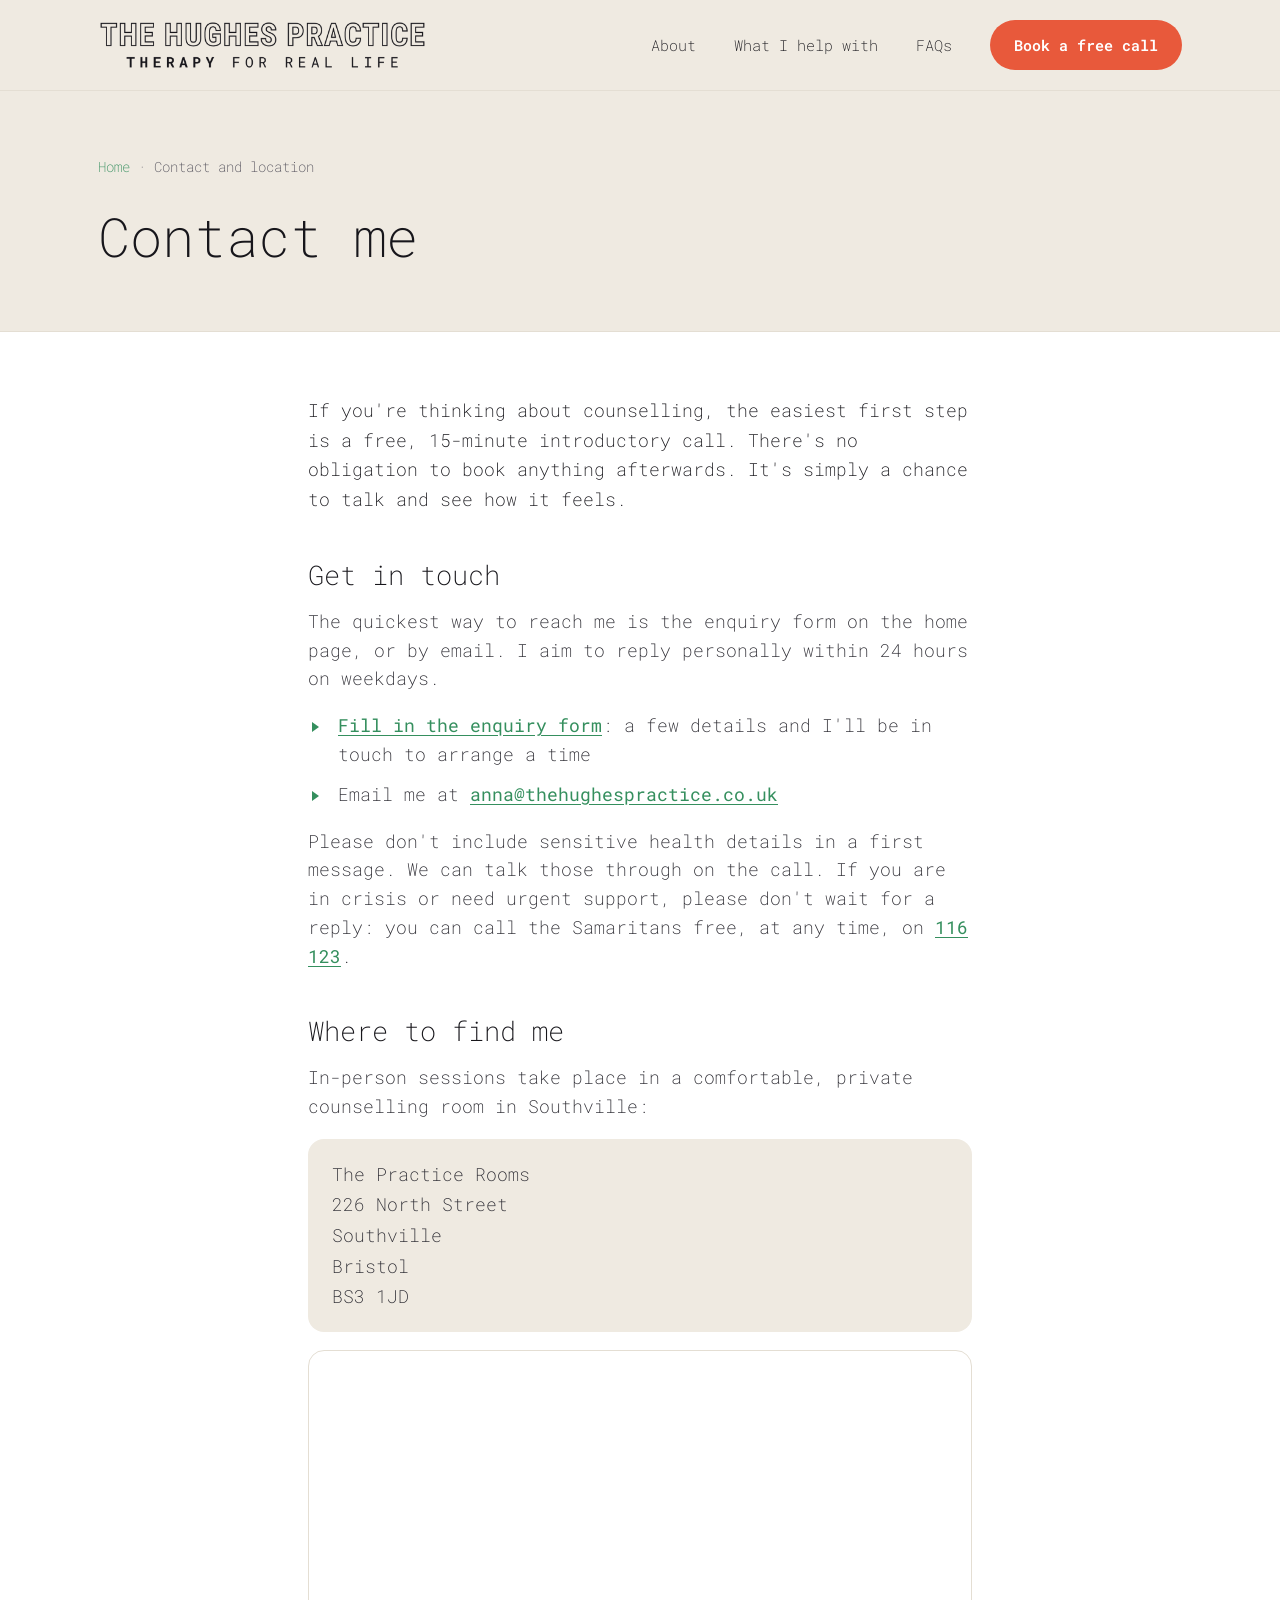
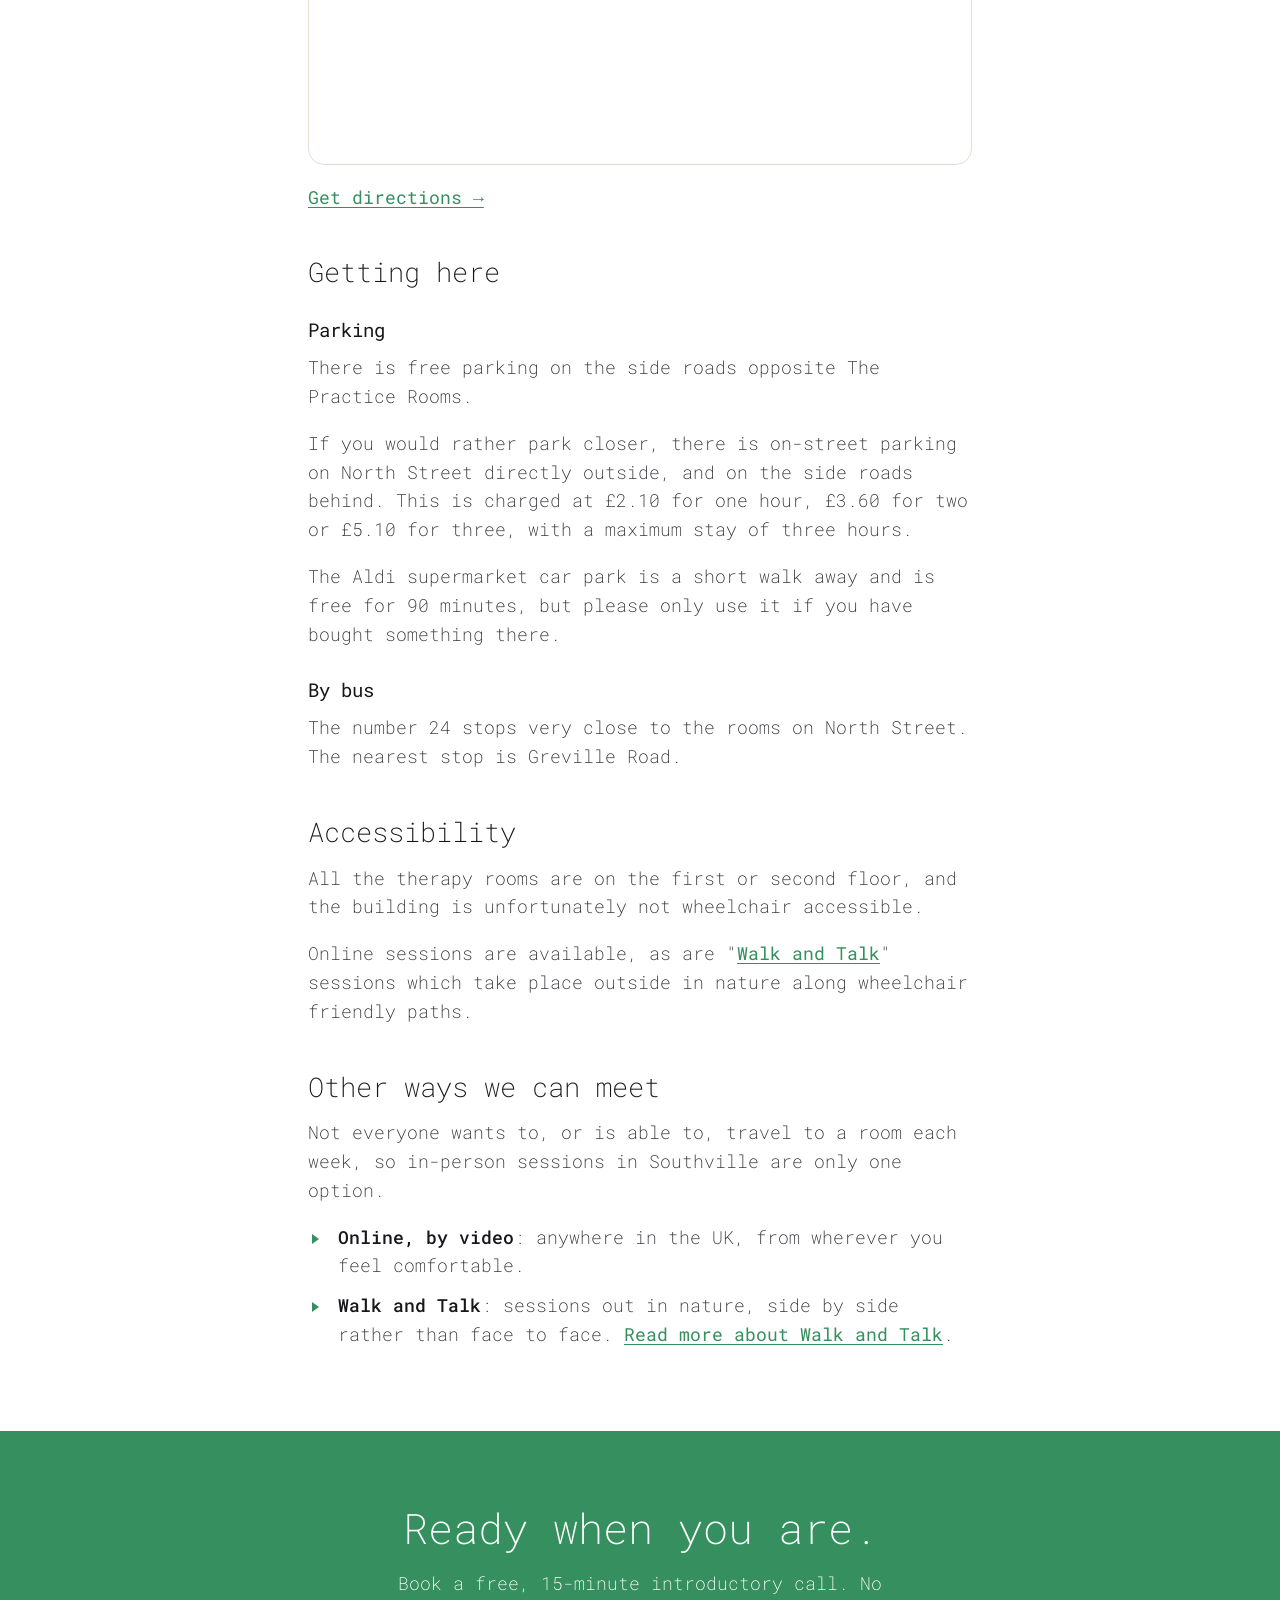
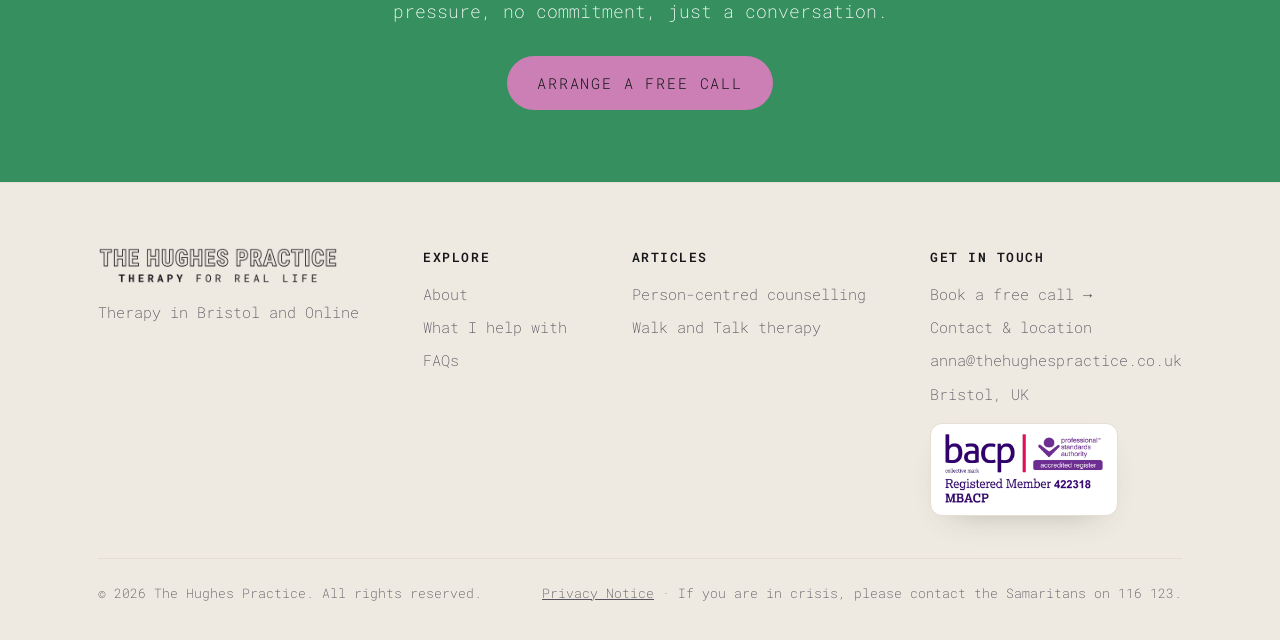
<file: contact.html>
<!DOCTYPE html>
<html lang="en-GB">
<head>
<meta charset="UTF-8">
<meta name="viewport" content="width=device-width, initial-scale=1.0">
<title>Contact and location | The Hughes Practice</title>
<meta name="description" content="Where to find The Hughes Practice: counselling rooms at 226 North Street, Southville, Bristol BS3 1JD, and how to get in touch with Anna Hughes.">
<link rel="canonical" href="https://www.thehughespractice.co.uk/contact.html">
<meta name="theme-color" content="#EFEAE1">
<link rel="icon" type="image/png" href="favicon.png">
<link rel="apple-touch-icon" href="apple-touch-icon.png">
<meta property="og:type" content="website">
<meta property="og:site_name" content="The Hughes Practice">
<meta property="og:title" content="Contact and location">
<meta property="og:description" content="Counselling rooms at 226 North Street, Southville, Bristol BS3 1JD, and how to get in touch.">
<meta property="og:url" content="https://www.thehughespractice.co.uk/contact.html">
<meta property="og:image" content="https://www.thehughespractice.co.uk/og-image.png?v=2">
<meta property="og:locale" content="en_GB">
<meta name="twitter:card" content="summary_large_image">
<link rel="preconnect" href="https://fonts.googleapis.com">
<link rel="preconnect" href="https://fonts.gstatic.com" crossorigin>
<link href="https://fonts.googleapis.com/css2?family=Roboto+Mono:ital,wght@0,200;0,300;0,400;0,500;0,600;1,200;1,300&display=swap" rel="stylesheet">
<link rel="stylesheet" href="landing.css">
</head>
<body>

<header class="nav">
  <div class="wrap nav-inner">
    <a href="index.html" class="brand"><img src="logo.png" alt="The Hughes Practice: therapy for real life"></a>
    <nav class="nav-links" id="navlinks">
      <a href="index.html#about">About</a>
      <a href="index.html#help">What I help with</a>
      <a href="index.html#faq">FAQs</a>
      <a href="index.html#contact" class="btn btn-primary">Book a free call</a>
    </nav>
    <button class="nav-toggle" id="navtoggle" aria-label="Open menu" aria-expanded="false"><svg width="24" height="24" viewBox="0 0 24 24" fill="none" stroke="currentColor" stroke-width="2.2" stroke-linecap="round" aria-hidden="true"><line x1="3" y1="6" x2="21" y2="6"/><line x1="3" y1="12" x2="21" y2="12"/><line x1="3" y1="18" x2="21" y2="18"/></svg></button>
  </div>
</header>

<section class="page-hero">
  <div class="wrap">
    <p class="crumb"><a href="index.html">Home</a> · Contact and location</p>
    <h1>Contact me</h1>
  </div>
</section>

<div class="article">
  <article class="prose">
    <p class="lead">If you're thinking about counselling, the easiest first step is a free, 15-minute introductory call. There's no obligation to book anything afterwards. It's simply a chance to talk and see how it feels.</p>

    <h2>Get in touch</h2>
    <p>The quickest way to reach me is the enquiry form on the home page, or by email. I aim to reply personally within 24 hours on weekdays.</p>
    <ul>
      <li><a href="index.html#contact">Fill in the enquiry form</a>: a few details and I'll be in touch to arrange a time</li>
      <li>Email me at <a href="mailto:anna@thehughespractice.co.uk">anna@thehughespractice.co.uk</a></li>
    </ul>
    <p>Please don't include sensitive health details in a first message. We can talk those through on the call. If you are in crisis or need urgent support, please don't wait for a reply: you can call the Samaritans free, at any time, on <a href="tel:116123">116 123</a>.</p>

    <h2>Where to find me</h2>
    <p>In-person sessions take place in a comfortable, private counselling room in Southville:</p>
    <p class="address">
      The Practice Rooms<br>
      226 North Street<br>
      Southville<br>
      Bristol<br>
      BS3 1JD
    </p>
    <div class="map-embed">
      <iframe
        src="https://www.google.com/maps?q=226+North+Street,+Southville,+Bristol,+BS3+1JD&amp;output=embed"
        title="Map showing 226 North Street, Southville, Bristol BS3 1JD"
        loading="lazy"
        referrerpolicy="no-referrer-when-downgrade"
        allowfullscreen></iframe>
    </div>
    <p><a href="https://www.google.com/maps/dir/?api=1&amp;destination=226+North+Street%2C+Southville%2C+Bristol%2C+BS3+1JD" target="_blank" rel="noopener">Get directions →</a></p>

    <h2>Getting here</h2>

    <h3>Parking</h3>
    <p>There is free parking on the side roads opposite The Practice Rooms.</p>
    <p>If you would rather park closer, there is on-street parking on North Street directly outside, and on the side roads behind. This is charged at £2.10 for one hour, £3.60 for two or £5.10 for three, with a maximum stay of three hours.</p>
    <p>The Aldi supermarket car park is a short walk away and is free for 90 minutes, but please only use it if you have bought something there.</p>

    <h3>By bus</h3>
    <p>The number 24 stops very close to the rooms on North Street. The nearest stop is Greville Road.</p>

    <h2>Accessibility</h2>
    <p>All the therapy rooms are on the first or second floor, and the building is unfortunately not wheelchair accessible.</p>
    <p>Online sessions are available, as are "<a href="walk-and-talk-therapy.html">Walk and Talk</a>" sessions which take place outside in nature along wheelchair friendly paths.</p>

    <h2>Other ways we can meet</h2>
    <p>Not everyone wants to, or is able to, travel to a room each week, so in-person sessions in Southville are only one option.</p>
    <ul>
      <li><strong>Online, by video</strong>: anywhere in the UK, from wherever you feel comfortable.</li>
      <li><strong>Walk and Talk</strong>: sessions out in nature, side by side rather than face to face. <a href="walk-and-talk-therapy.html">Read more about Walk and Talk</a>.</li>
    </ul>

  </article>
</div>

<section class="cta">
  <div class="wrap">
    <h2>Ready when you are.</h2>
    <p>Book a free, 15-minute introductory call. No pressure, no commitment, just a conversation.</p>
    <a href="index.html#contact" class="btn btn-hero">Arrange a free call</a>
  </div>
</section>

<footer>
  <div class="wrap">
    <div class="foot-grid">
      <div class="foot-col">
        <img src="logo.png" alt="The Hughes Practice: therapy for real life">
        <p>Therapy in Bristol and Online</p>
      </div>
      <div class="foot-col">
        <h4>Explore</h4>
        <a href="index.html#about">About</a>
        <a href="index.html#help">What I help with</a>
        <a href="index.html#faq">FAQs</a>
      </div>
      <div class="foot-col">
        <h4>Articles</h4>
        <a href="person-centred-counselling.html">Person-centred counselling</a>
        <a href="walk-and-talk-therapy.html">Walk and Talk therapy</a>
      </div>
      <div class="foot-col">
        <h4>Get in touch</h4>
        <a href="index.html#contact">Book a free call →</a>
        <a href="contact.html">Contact &amp; location</a>
        <a href="mailto:anna@thehughespractice.co.uk">anna@thehughespractice.co.uk</a>
        <p>Bristol, UK</p>
        <span class="bacp-badge">
          <img src="bacp-registered-member.webp" width="2000" height="893" alt="BACP Registered Member 422318, MBACP. On the BACP register, an Accredited Register overseen by the Professional Standards Authority." loading="lazy" decoding="async">
        </span>
      </div>
    </div>
    <div class="foot-bottom">
      <span>© 2026 The Hughes Practice. All rights reserved.</span>
      <span><a href="privacy.html">Privacy Notice</a> · If you are in crisis, please contact the Samaritans on 116 123.</span>
    </div>
  </div>
</footer>

<script type="application/ld+json">
{
  "@context": "https://schema.org",
  "@type": "ContactPage",
  "name": "Contact and location: The Hughes Practice",
  "inLanguage": "en-GB",
  "mainEntity": {
    "@type": ["LocalBusiness", "ProfessionalService"],
    "name": "The Hughes Practice",
    "email": "anna@thehughespractice.co.uk",
    "url": "https://www.thehughespractice.co.uk/",
    "address": {
      "@type": "PostalAddress",
      "streetAddress": "The Practice Rooms, 226 North Street, Southville",
      "addressLocality": "Bristol",
      "postalCode": "BS3 1JD",
      "addressCountry": "GB"
    }
  }
}
</script>
<script>
  var t=document.getElementById('navtoggle');
  var l=document.getElementById('navlinks');
  if(t&&l){t.addEventListener('click',function(){var o=l.classList.toggle('open');t.setAttribute('aria-expanded',o);});}
</script>

</body>
</html>
</file>
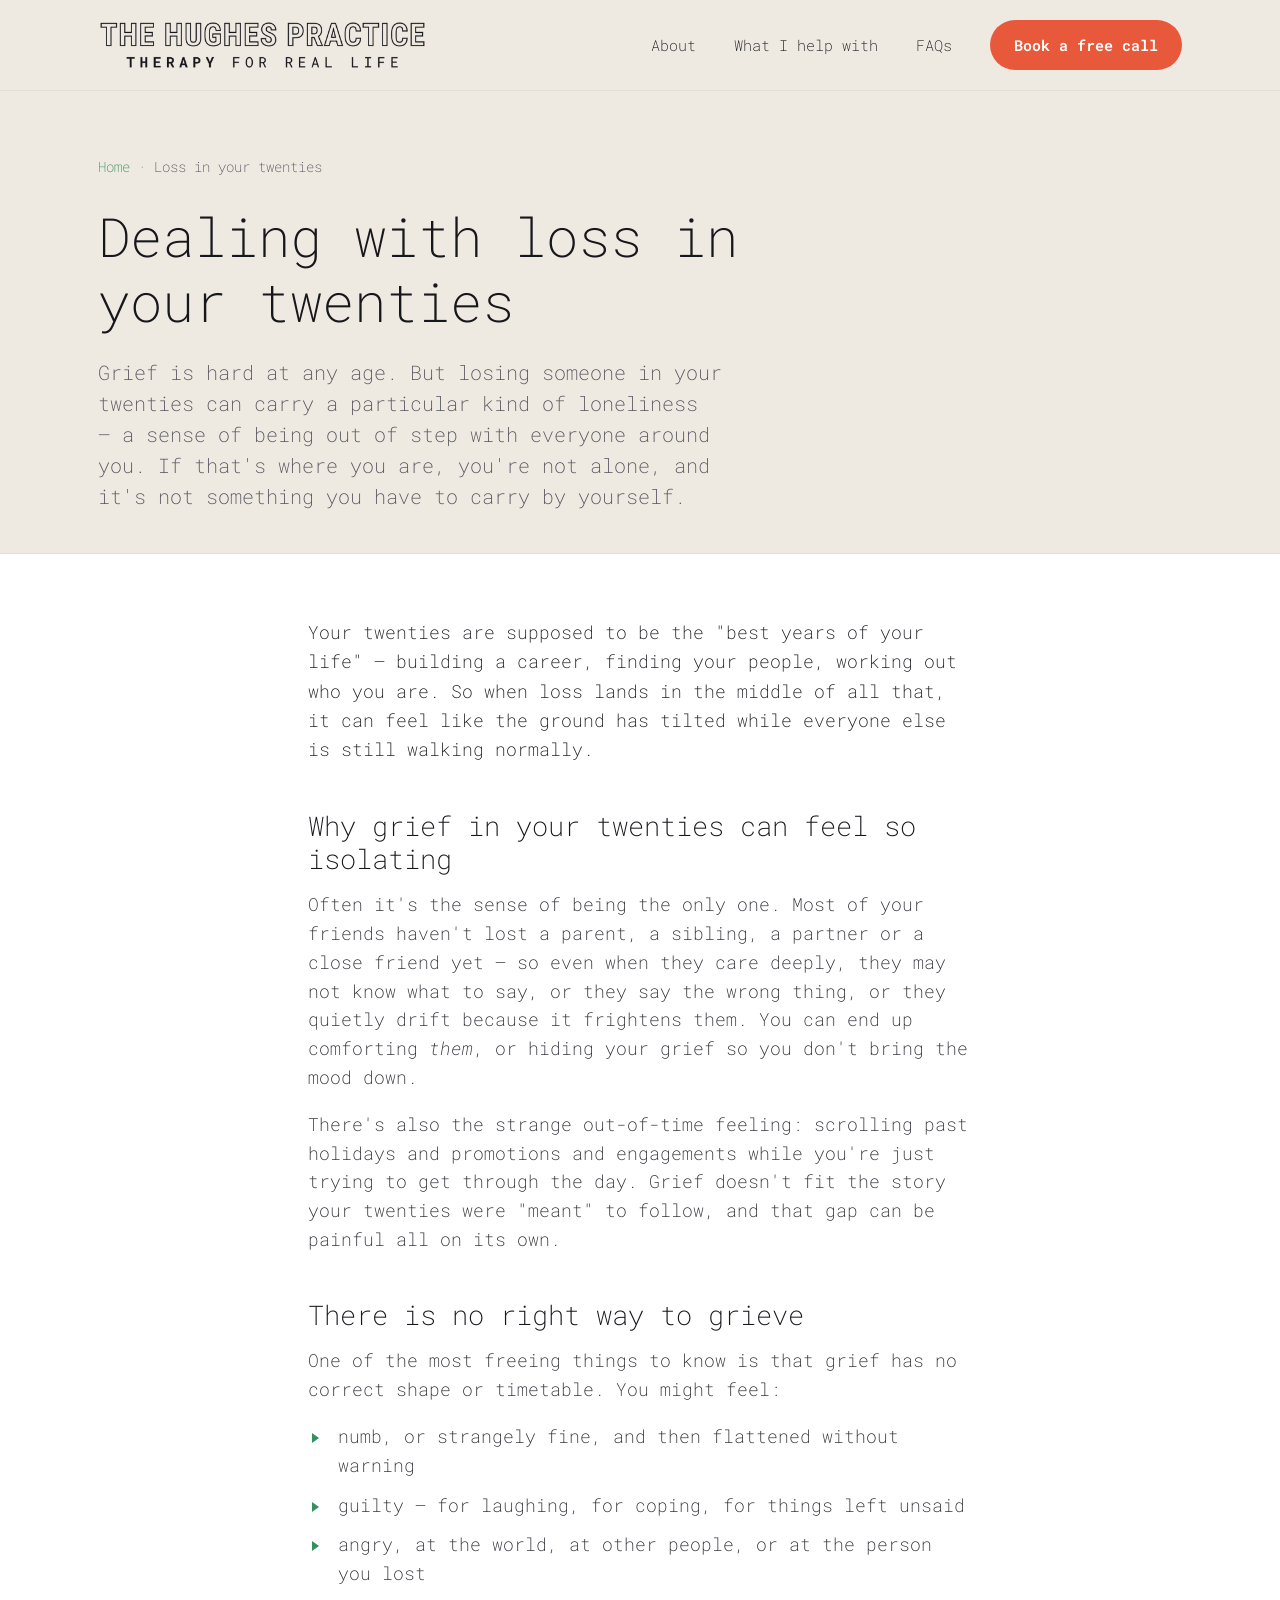
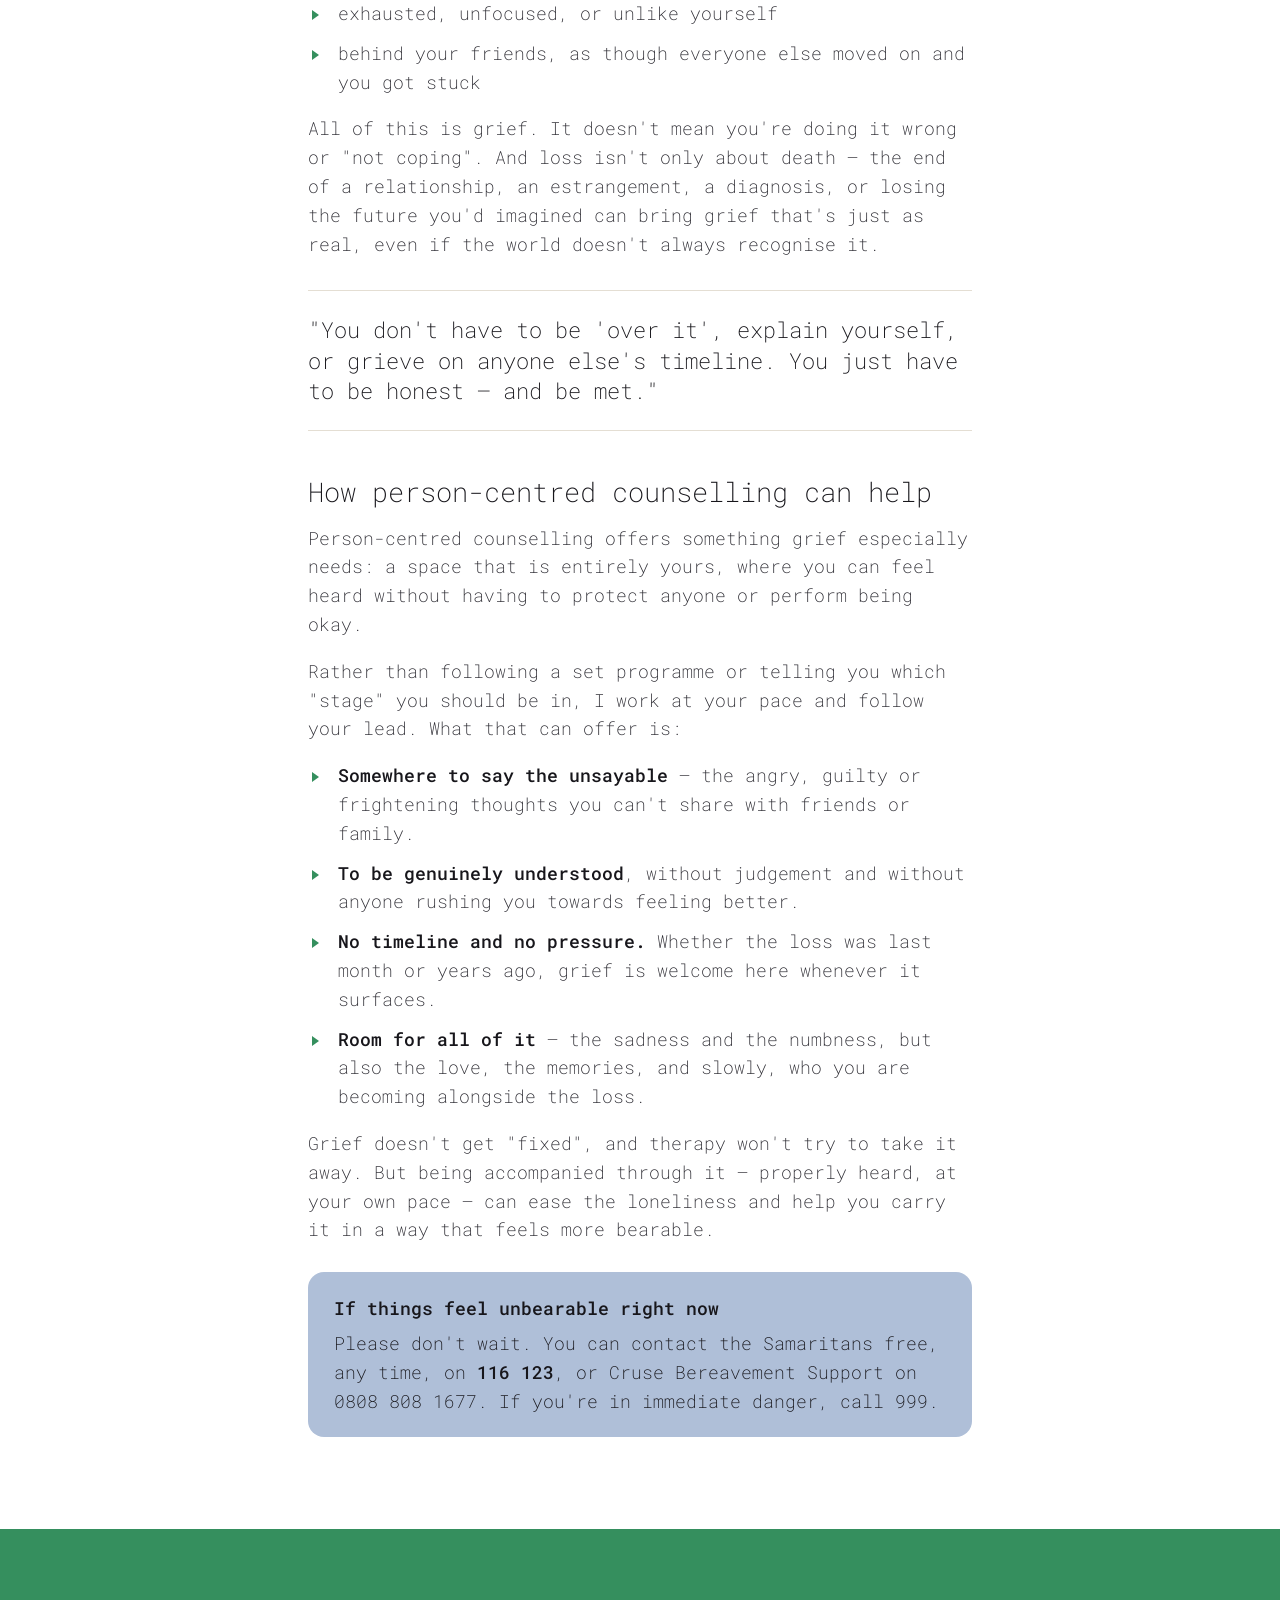
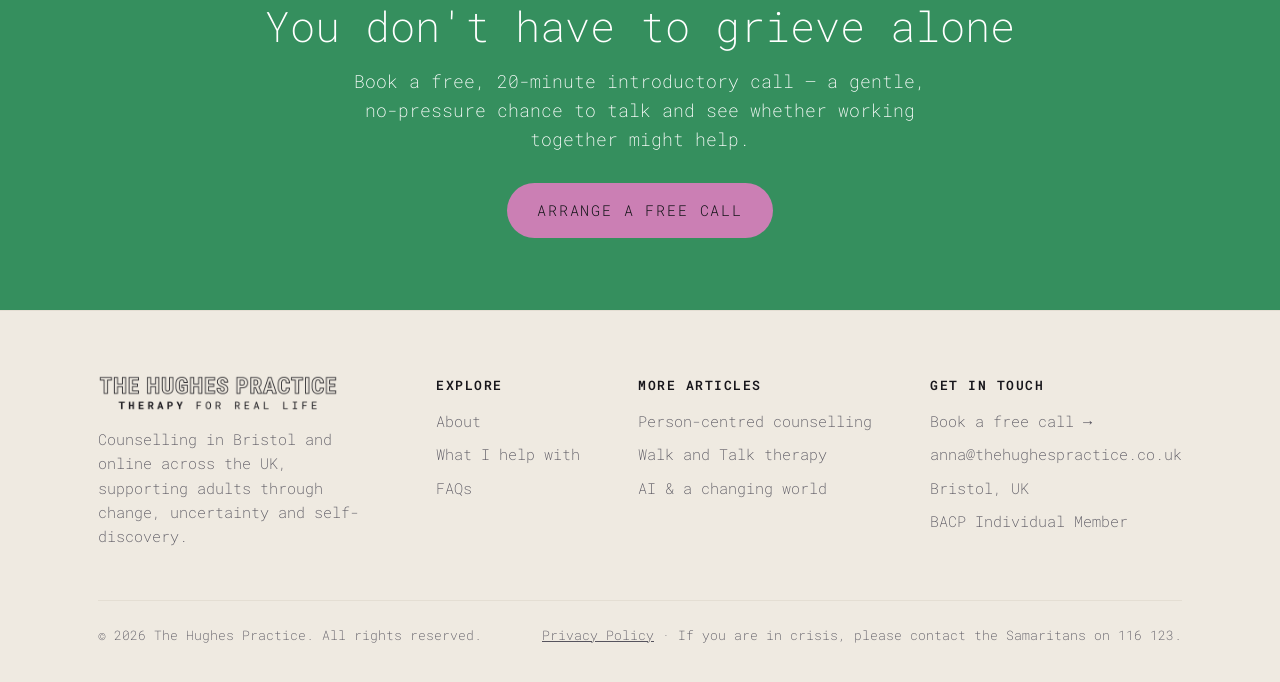
<file: dealing-with-loss-in-your-twenties.html>
<!DOCTYPE html>
<html lang="en-GB">
<head>
<meta charset="UTF-8">
<meta name="viewport" content="width=device-width, initial-scale=1.0">
<title>Dealing with loss in your twenties | The Hughes Practice</title>
<meta name="description" content="Losing someone in your twenties can feel isolating and out of step with everyone around you. How person-centred counselling can help you grieve, with Anna Hughes — Bristol & online.">
<link rel="canonical" href="https://www.thehughespractice.co.uk/dealing-with-loss-in-your-twenties.html">
<meta name="theme-color" content="#EFEAE1">
<link rel="icon" href="favicon.svg" type="image/svg+xml">
<link rel="apple-touch-icon" href="apple-touch-icon.png">
<meta property="og:type" content="website">
<meta property="og:site_name" content="The Hughes Practice">
<meta property="og:title" content="Dealing with loss in your twenties">
<meta property="og:description" content="Grief in your twenties can feel lonely and out of step with your friends. How person-centred counselling can help.">
<meta property="og:url" content="https://www.thehughespractice.co.uk/dealing-with-loss-in-your-twenties.html">
<meta property="og:image" content="https://www.thehughespractice.co.uk/og-image.png">
<meta property="og:locale" content="en_GB">
<meta name="twitter:card" content="summary_large_image">
<link rel="preconnect" href="https://fonts.googleapis.com">
<link rel="preconnect" href="https://fonts.gstatic.com" crossorigin>
<link href="https://fonts.googleapis.com/css2?family=Roboto+Mono:ital,wght@0,200;0,300;0,400;0,500;0,600;1,200;1,300&display=swap" rel="stylesheet">
<link rel="stylesheet" href="landing.css">
</head>
<body>

<header class="nav">
  <div class="wrap nav-inner">
    <a href="index.html" class="brand"><img src="logo.png" alt="The Hughes Practice — therapy for real life"></a>
    <nav class="nav-links" id="navlinks">
      <a href="index.html#about">About</a>
      <a href="index.html#help">What I help with</a>
      <a href="index.html#faq">FAQs</a>
      <a href="index.html#contact" class="btn btn-primary">Book a free call</a>
    </nav>
    <button class="nav-toggle" id="navtoggle" aria-label="Open menu" aria-expanded="false"><svg width="24" height="24" viewBox="0 0 24 24" fill="none" stroke="currentColor" stroke-width="2.2" stroke-linecap="round" aria-hidden="true"><line x1="3" y1="6" x2="21" y2="6"/><line x1="3" y1="12" x2="21" y2="12"/><line x1="3" y1="18" x2="21" y2="18"/></svg></button>
  </div>
</header>

<section class="page-hero">
  <div class="wrap">
    <p class="crumb"><a href="index.html">Home</a> · Loss in your twenties</p>
    <h1>Dealing with loss in your twenties</h1>
    <p class="standfirst">Grief is hard at any age. But losing someone in your twenties can carry a particular kind of loneliness — a sense of being out of step with everyone around you. If that's where you are, you're not alone, and it's not something you have to carry by yourself.</p>
  </div>
</section>

<div class="article">
  <article class="prose">
    <p class="lead">Your twenties are supposed to be the "best years of your life" — building a career, finding your people, working out who you are. So when loss lands in the middle of all that, it can feel like the ground has tilted while everyone else is still walking normally.</p>

    <h2>Why grief in your twenties can feel so isolating</h2>
    <p>Often it's the sense of being the only one. Most of your friends haven't lost a parent, a sibling, a partner or a close friend yet — so even when they care deeply, they may not know what to say, or they say the wrong thing, or they quietly drift because it frightens them. You can end up comforting <em>them</em>, or hiding your grief so you don't bring the mood down.</p>
    <p>There's also the strange out-of-time feeling: scrolling past holidays and promotions and engagements while you're just trying to get through the day. Grief doesn't fit the story your twenties were "meant" to follow, and that gap can be painful all on its own.</p>

    <h2>There is no right way to grieve</h2>
    <p>One of the most freeing things to know is that grief has no correct shape or timetable. You might feel:</p>
    <ul>
      <li>numb, or strangely fine, and then flattened without warning</li>
      <li>guilty — for laughing, for coping, for things left unsaid</li>
      <li>angry, at the world, at other people, or at the person you lost</li>
      <li>exhausted, unfocused, or unlike yourself</li>
      <li>behind your friends, as though everyone else moved on and you got stuck</li>
    </ul>
    <p>All of this is grief. It doesn't mean you're doing it wrong or "not coping". And loss isn't only about death — the end of a relationship, an estrangement, a diagnosis, or losing the future you'd imagined can bring grief that's just as real, even if the world doesn't always recognise it.</p>

    <div class="pull">"You don't have to be 'over it', explain yourself, or grieve on anyone else's timeline. You just have to be honest — and be met."</div>

    <h2>How person-centred counselling can help</h2>
    <p>Person-centred counselling offers something grief especially needs: a space that is entirely yours, where you can feel heard without having to protect anyone or perform being okay.</p>
    <p>Rather than following a set programme or telling you which "stage" you should be in, I work at your pace and follow your lead. What that can offer is:</p>
    <ul>
      <li><strong>Somewhere to say the unsayable</strong> — the angry, guilty or frightening thoughts you can't share with friends or family.</li>
      <li><strong>To be genuinely understood</strong>, without judgement and without anyone rushing you towards feeling better.</li>
      <li><strong>No timeline and no pressure.</strong> Whether the loss was last month or years ago, grief is welcome here whenever it surfaces.</li>
      <li><strong>Room for all of it</strong> — the sadness and the numbness, but also the love, the memories, and slowly, who you are becoming alongside the loss.</li>
    </ul>
    <p>Grief doesn't get "fixed", and therapy won't try to take it away. But being accompanied through it — properly heard, at your own pace — can ease the loneliness and help you carry it in a way that feels more bearable.</p>

    <div class="note">
      <div class="t">If things feel unbearable right now</div>
      Please don't wait. You can contact the Samaritans free, any time, on <strong>116 123</strong>, or Cruse Bereavement Support on 0808 808 1677. If you're in immediate danger, call 999.
    </div>
  </article>
</div>

<section class="cta">
  <div class="wrap">
    <h2>You don't have to grieve alone</h2>
    <p>Book a free, 20-minute introductory call — a gentle, no-pressure chance to talk and see whether working together might help.</p>
    <a href="index.html#contact" class="btn btn-hero">Arrange a free call</a>
  </div>
</section>


<footer>
  <div class="wrap">
    <div class="foot-grid">
      <div class="foot-col">
        <img src="logo.png" alt="The Hughes Practice — therapy for real life">
        <p>Counselling in Bristol and online across the UK, supporting adults through change, uncertainty and self-discovery.</p>
      </div>
      <div class="foot-col">
        <h4>Explore</h4>
        <a href="index.html#about">About</a>
        <a href="index.html#help">What I help with</a>
        <a href="index.html#faq">FAQs</a>
      </div>
      <div class="foot-col">
        <h4>More articles</h4>
        <a href="person-centred-counselling.html">Person-centred counselling</a>
        <a href="walk-and-talk-therapy.html">Walk and Talk therapy</a>
        <a href="therapy-for-ai-and-work-anxiety.html">AI &amp; a changing world</a>
      </div>
      <div class="foot-col">
        <h4>Get in touch</h4>
        <a href="index.html#contact">Book a free call →</a>
        <a href="mailto:anna@thehughespractice.co.uk">anna@thehughespractice.co.uk</a>
        <p>Bristol, UK</p>
        <p>BACP Individual Member</p>
      </div>
    </div>
    <div class="foot-bottom">
      <span>© 2026 The Hughes Practice. All rights reserved.</span>
      <span><a href="privacy.html">Privacy Policy</a> · If you are in crisis, please contact the Samaritans on 116 123.</span>
    </div>
  </div>
</footer>

<script type="application/ld+json">
{
  "@context": "https://schema.org",
  "@type": "WebPage",
  "name": "Dealing with loss in your twenties",
  "description": "Grief in your twenties can feel isolating and out of step with your friends. How person-centred counselling can help you grieve.",
  "inLanguage": "en-GB",
  "about": "Grief and bereavement support for young adults"
}
</script>
<script>
  var t=document.getElementById('navtoggle');
  var l=document.getElementById('navlinks');
  if(t&&l){t.addEventListener('click',function(){var o=l.classList.toggle('open');t.setAttribute('aria-expanded',o);});}
</script>

</body>
</html>
</file>
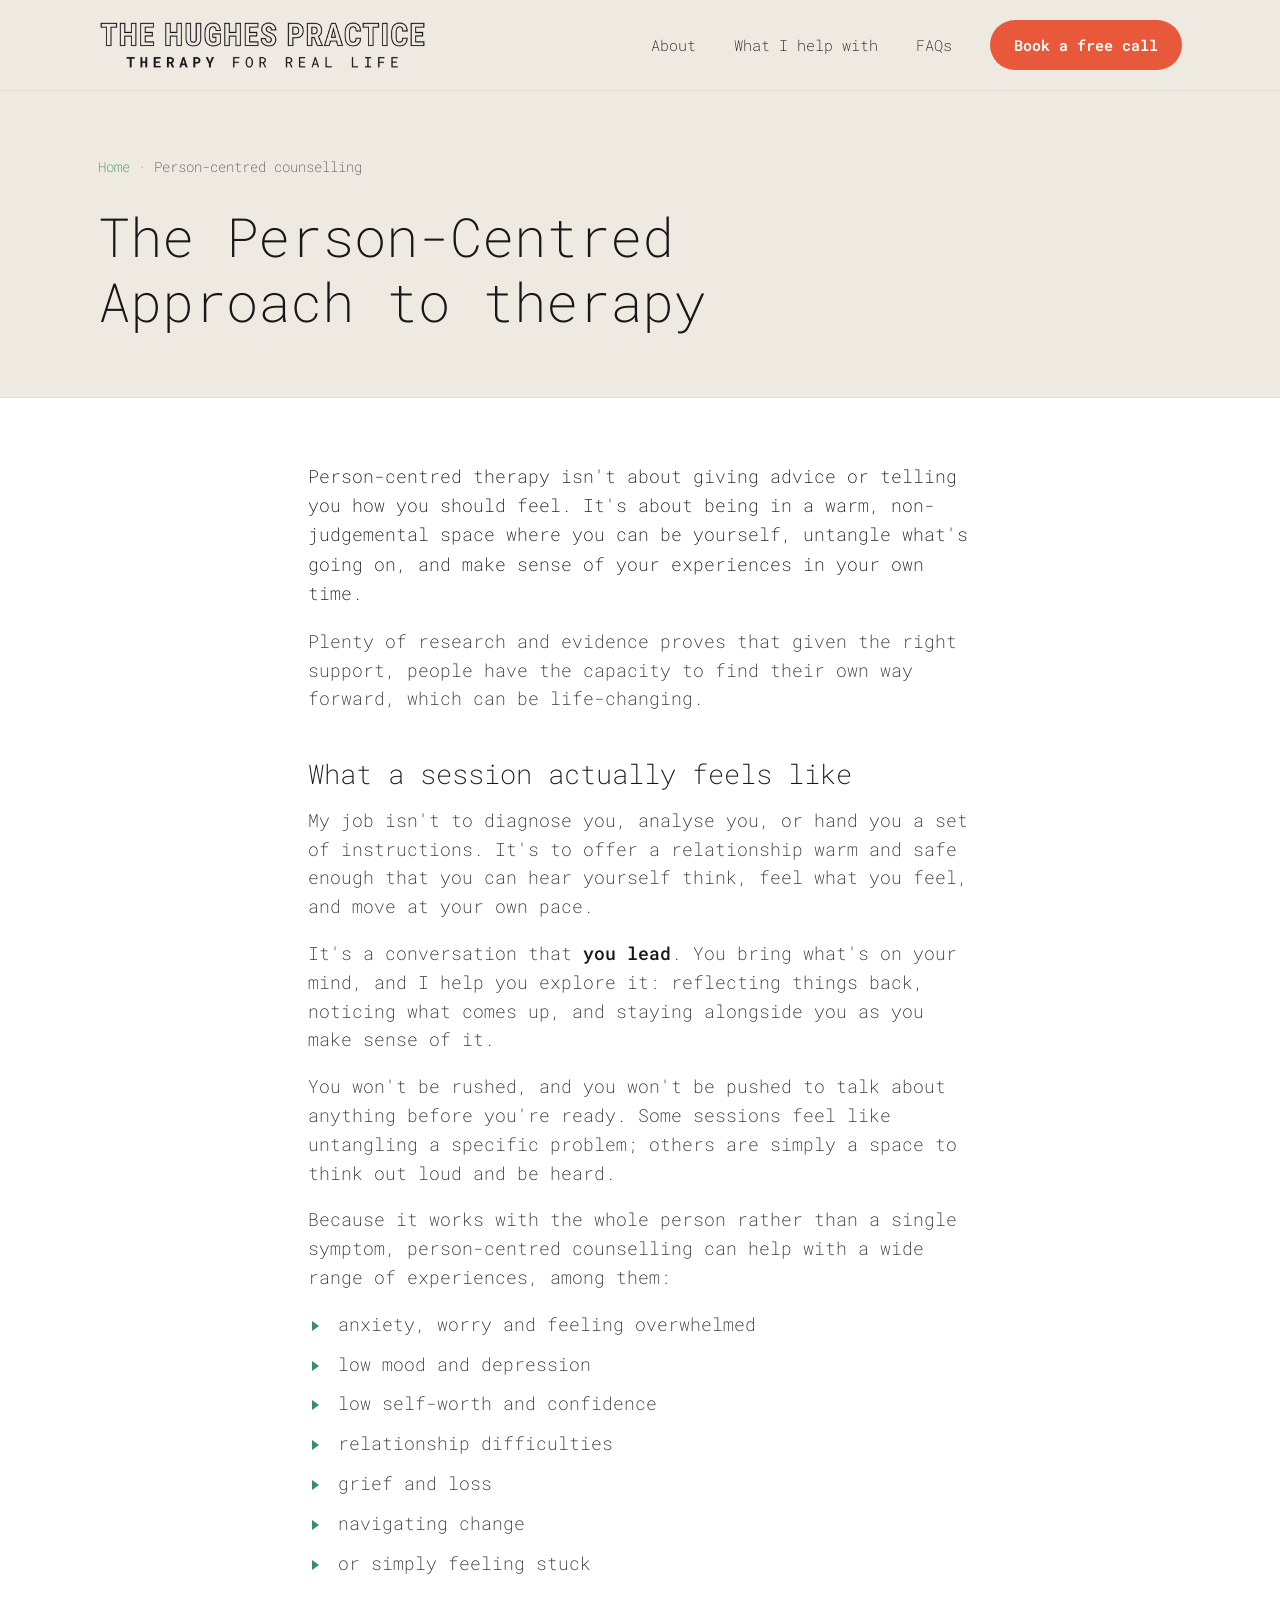
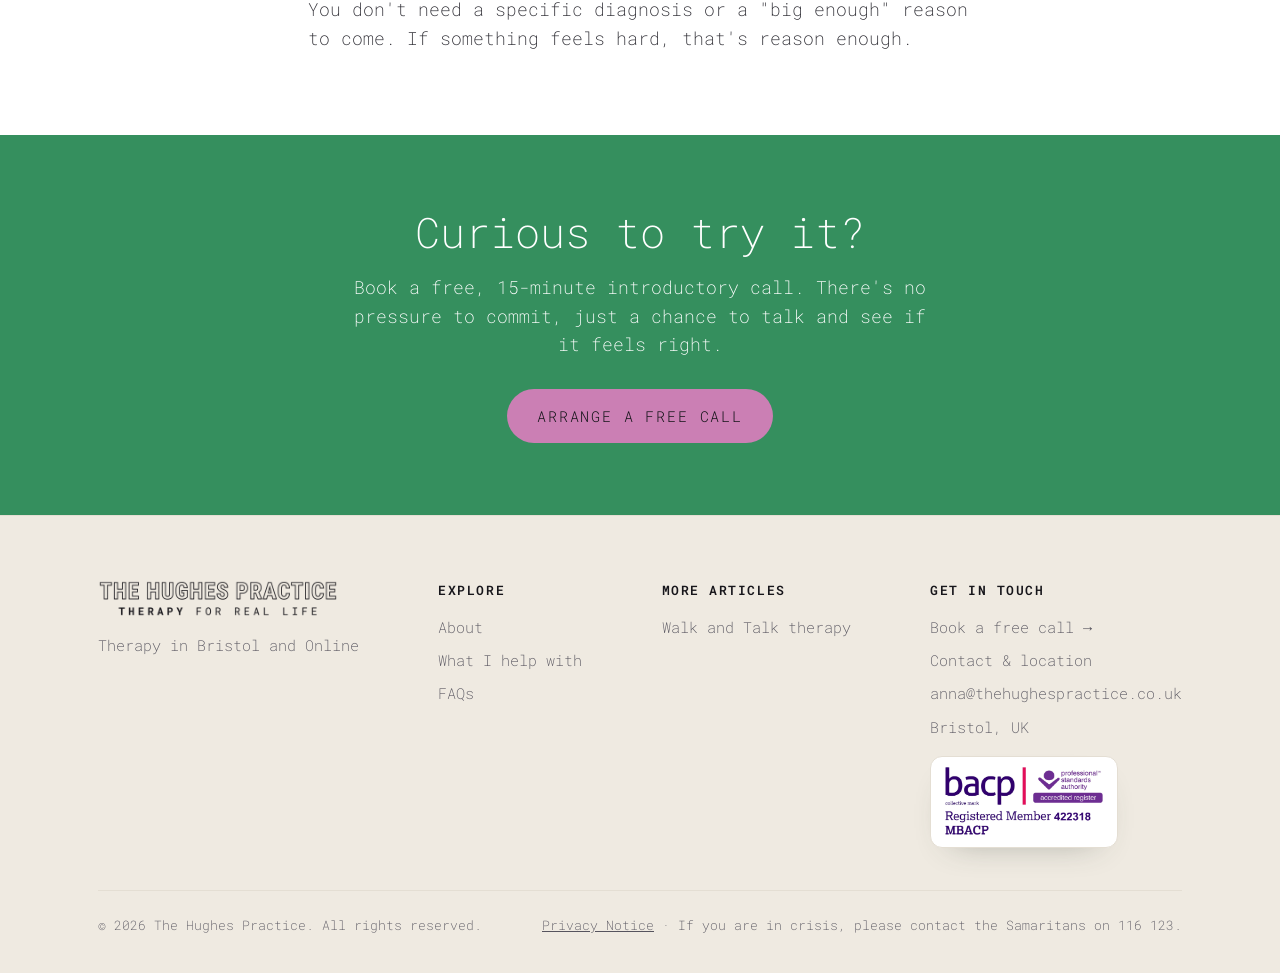
<file: person-centred-counselling.html>
<!DOCTYPE html>
<html lang="en-GB">
<head>
<meta charset="UTF-8">
<meta name="viewport" content="width=device-width, initial-scale=1.0">
<title>What is person-centred counselling? A plain guide | The Hughes Practice</title>
<meta name="description" content="A clear, jargon-free guide to person-centred counselling: what it is, the ideas behind it, what a session feels like, and how it can help. With Anna Hughes, Bristol & online.">
<link rel="canonical" href="https://www.thehughespractice.co.uk/person-centred-counselling.html">
<meta name="theme-color" content="#EFEAE1">
<link rel="icon" type="image/png" href="favicon.png">
<link rel="apple-touch-icon" href="apple-touch-icon.png">
<meta property="og:type" content="website">
<meta property="og:site_name" content="The Hughes Practice">
<meta property="og:title" content="What is person-centred counselling? A plain guide">
<meta property="og:description" content="A clear, jargon-free guide to person-centred counselling: what it is, how it works, and how it can help.">
<meta property="og:url" content="https://www.thehughespractice.co.uk/person-centred-counselling.html">
<meta property="og:image" content="https://www.thehughespractice.co.uk/og-image.png?v=2">
<meta property="og:locale" content="en_GB">
<meta name="twitter:card" content="summary_large_image">
<link rel="preconnect" href="https://fonts.googleapis.com">
<link rel="preconnect" href="https://fonts.gstatic.com" crossorigin>
<link href="https://fonts.googleapis.com/css2?family=Roboto+Mono:ital,wght@0,200;0,300;0,400;0,500;0,600;1,200;1,300&display=swap" rel="stylesheet">
<link rel="stylesheet" href="landing.css">
</head>
<body>

<header class="nav">
  <div class="wrap nav-inner">
    <a href="index.html" class="brand"><img src="logo.png" alt="The Hughes Practice: therapy for real life"></a>
    <nav class="nav-links" id="navlinks">
      <a href="index.html#about">About</a>
      <a href="index.html#help">What I help with</a>
      <a href="index.html#faq">FAQs</a>
      <a href="index.html#contact" class="btn btn-primary">Book a free call</a>
    </nav>
    <button class="nav-toggle" id="navtoggle" aria-label="Open menu" aria-expanded="false"><svg width="24" height="24" viewBox="0 0 24 24" fill="none" stroke="currentColor" stroke-width="2.2" stroke-linecap="round" aria-hidden="true"><line x1="3" y1="6" x2="21" y2="6"/><line x1="3" y1="12" x2="21" y2="12"/><line x1="3" y1="18" x2="21" y2="18"/></svg></button>
  </div>
</header>

<section class="page-hero">
  <div class="wrap">
    <p class="crumb"><a href="index.html">Home</a> · Person-centred counselling</p>
    <h1>The Person-Centred Approach to therapy</h1>
  </div>
</section>

<div class="article">
  <article class="prose">
    <p class="lead">Person-centred therapy isn't about giving advice or telling you how you should feel. It's about being in a warm, non-judgemental space where you can be yourself, untangle what's going on, and make sense of your experiences in your own time.</p>
    <p>Plenty of research and evidence proves that given the right support, people have the capacity to find their own way forward, which can be life-changing.</p>

    <h2>What a session actually feels like</h2>
    <p>My job isn't to diagnose you, analyse you, or hand you a set of instructions. It's to offer a relationship warm and safe enough that you can hear yourself think, feel what you feel, and move at your own pace.</p>
    <p>It's a conversation that <strong>you lead</strong>. You bring what's on your mind, and I help you explore it: reflecting things back, noticing what comes up, and staying alongside you as you make sense of it.</p>
    <p>You won't be rushed, and you won't be pushed to talk about anything before you're ready. Some sessions feel like untangling a specific problem; others are simply a space to think out loud and be heard.</p>
    <p>Because it works with the whole person rather than a single symptom, person-centred counselling can help with a wide range of experiences, among them:</p>
    <ul>
      <li>anxiety, worry and feeling overwhelmed</li>
      <li>low mood and depression</li>
      <li>low self-worth and confidence</li>
      <li>relationship difficulties</li>
      <li>grief and loss</li>
      <li>navigating change</li>
      <li>or simply feeling stuck</li>
    </ul>
    <p>You don't need a specific diagnosis or a "big enough" reason to come. If something feels hard, that's reason enough.</p>
  </article>
</div>

<section class="cta">
  <div class="wrap">
    <h2>Curious to try it?</h2>
    <p>Book a free, 15-minute introductory call. There's no pressure to commit, just a chance to talk and see if it feels right.</p>
    <a href="index.html#contact" class="btn btn-hero">Arrange a free call</a>
  </div>
</section>


<footer>
  <div class="wrap">
    <div class="foot-grid">
      <div class="foot-col">
        <img src="logo.png" alt="The Hughes Practice: therapy for real life">
        <p>Therapy in Bristol and Online</p>
      </div>
      <div class="foot-col">
        <h4>Explore</h4>
        <a href="index.html#about">About</a>
        <a href="index.html#help">What I help with</a>
        <a href="index.html#faq">FAQs</a>
      </div>
      <div class="foot-col">
        <h4>More articles</h4>
        <a href="walk-and-talk-therapy.html">Walk and Talk therapy</a>
      </div>
      <div class="foot-col">
        <h4>Get in touch</h4>
        <a href="index.html#contact">Book a free call →</a>
        <a href="contact.html">Contact &amp; location</a>
        <a href="mailto:anna@thehughespractice.co.uk">anna@thehughespractice.co.uk</a>
        <p>Bristol, UK</p>
        <span class="bacp-badge">
          <img src="bacp-registered-member.webp" width="2000" height="893" alt="BACP Registered Member 422318, MBACP. On the BACP register, an Accredited Register overseen by the Professional Standards Authority." loading="lazy" decoding="async">
        </span>
      </div>
    </div>
    <div class="foot-bottom">
      <span>© 2026 The Hughes Practice. All rights reserved.</span>
      <span><a href="privacy.html">Privacy Notice</a> · If you are in crisis, please contact the Samaritans on 116 123.</span>
    </div>
  </div>
</footer>

<script type="application/ld+json">
{
  "@context": "https://schema.org",
  "@type": "WebPage",
  "name": "Person-centred counselling, explained",
  "description": "A clear, jargon-free guide to person-centred counselling: what it is, the ideas behind it, what a session feels like, and how it can help.",
  "inLanguage": "en-GB",
  "about": "Person-centred counselling"
}
</script>
<script>
  var t=document.getElementById('navtoggle');
  var l=document.getElementById('navlinks');
  if(t&&l){t.addEventListener('click',function(){var o=l.classList.toggle('open');t.setAttribute('aria-expanded',o);});}
</script>

</body>
</html>
</file>
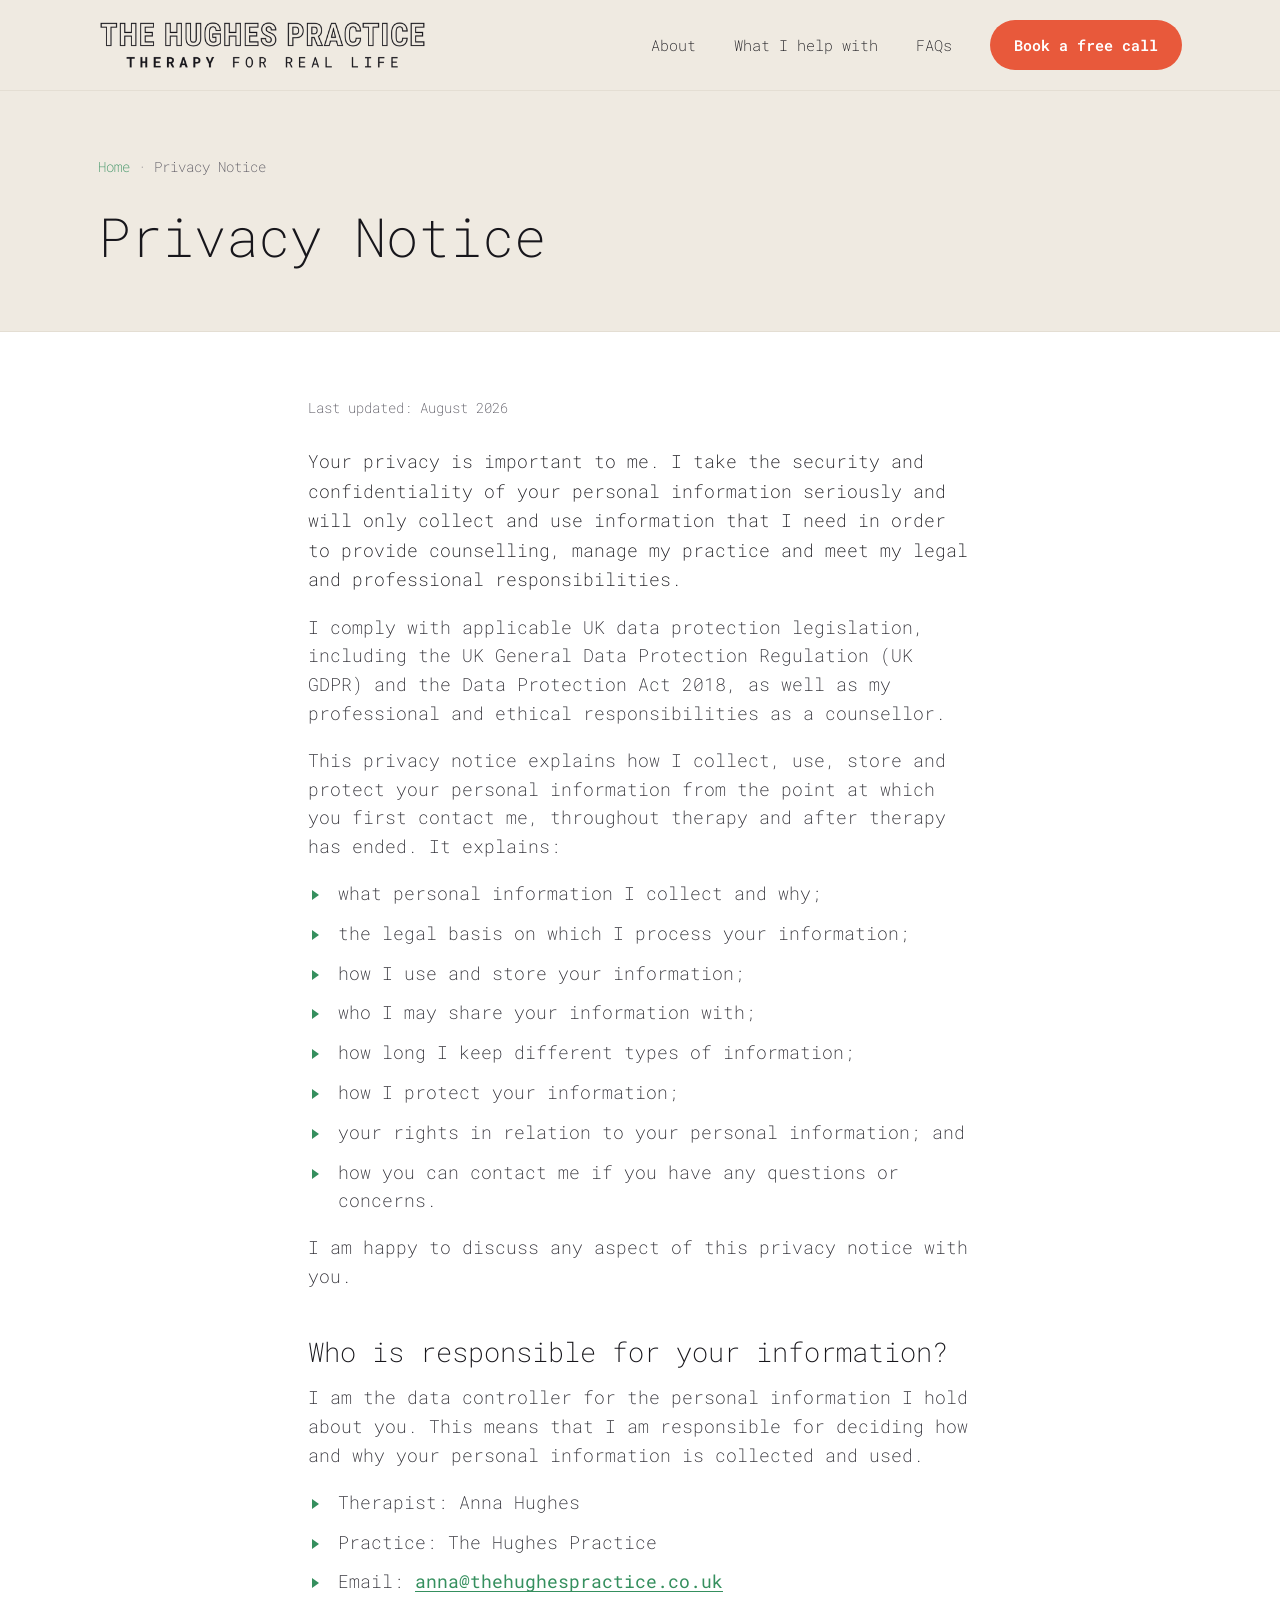
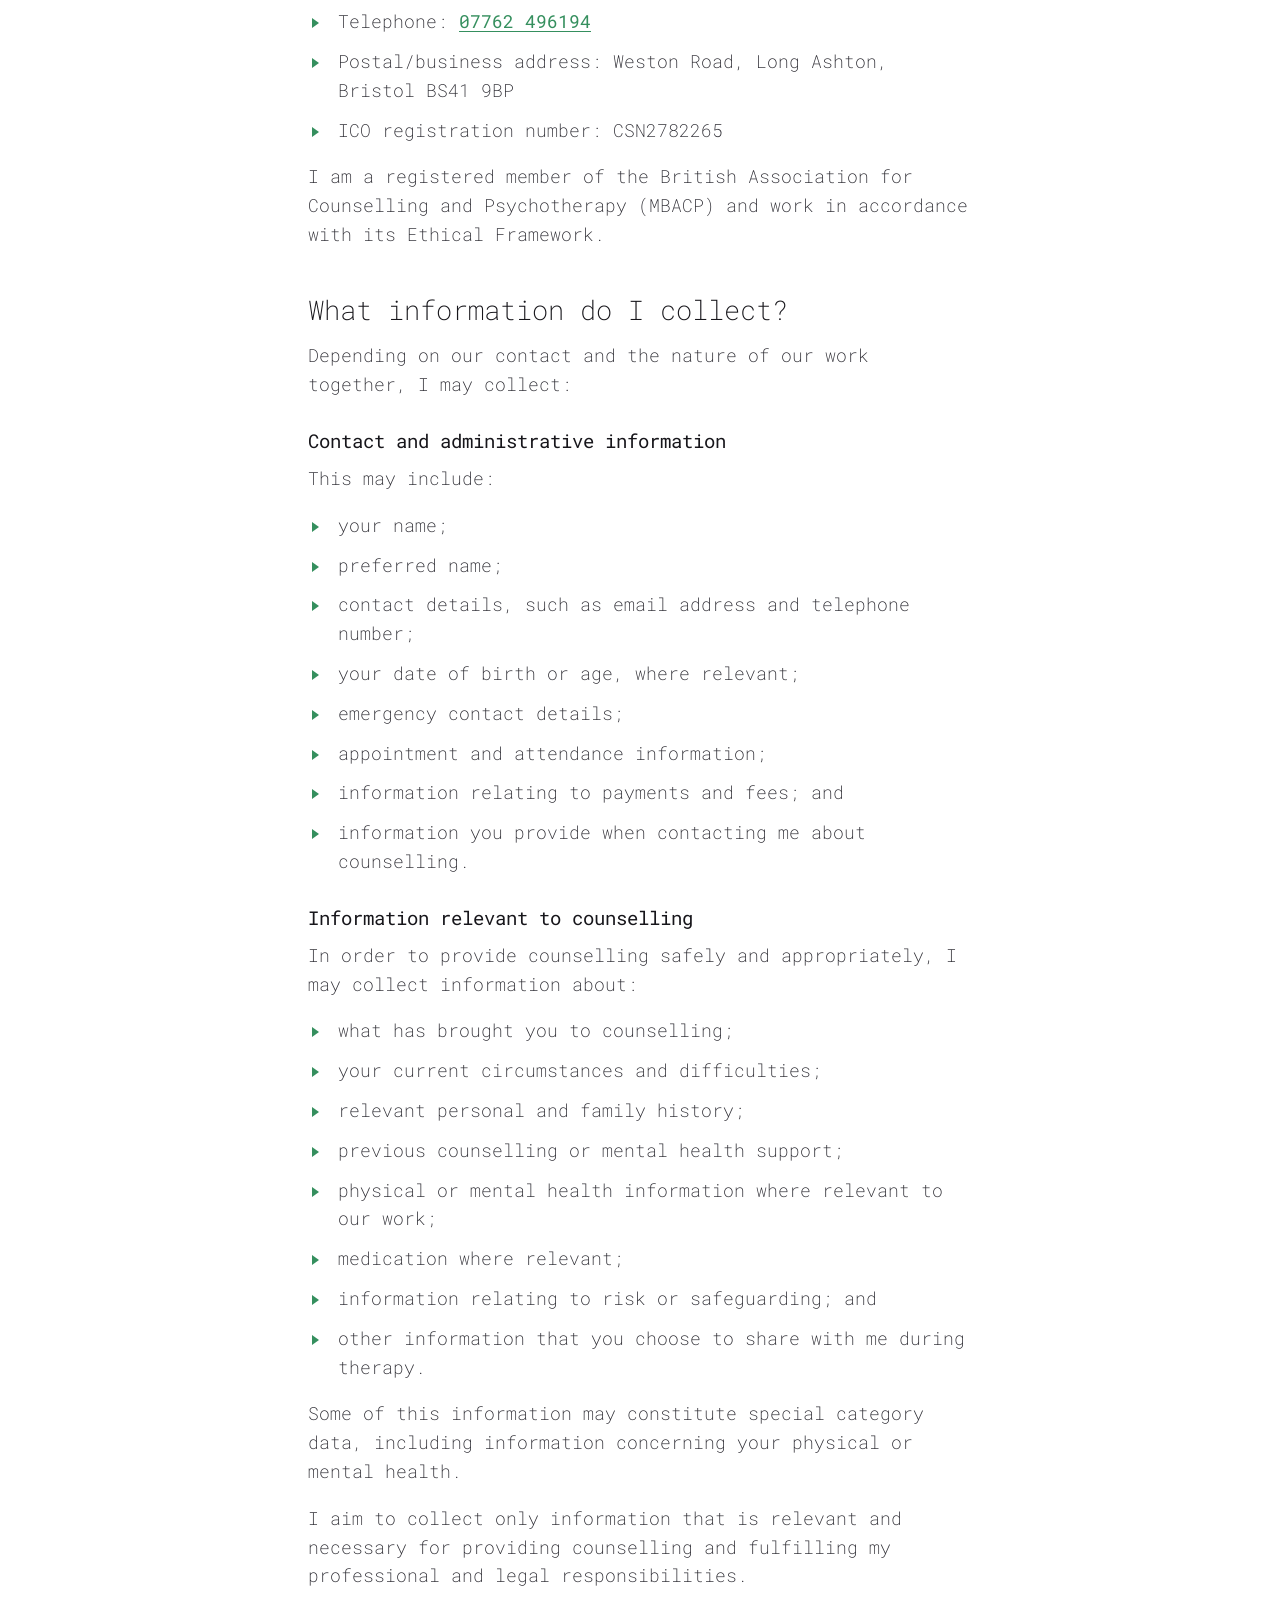
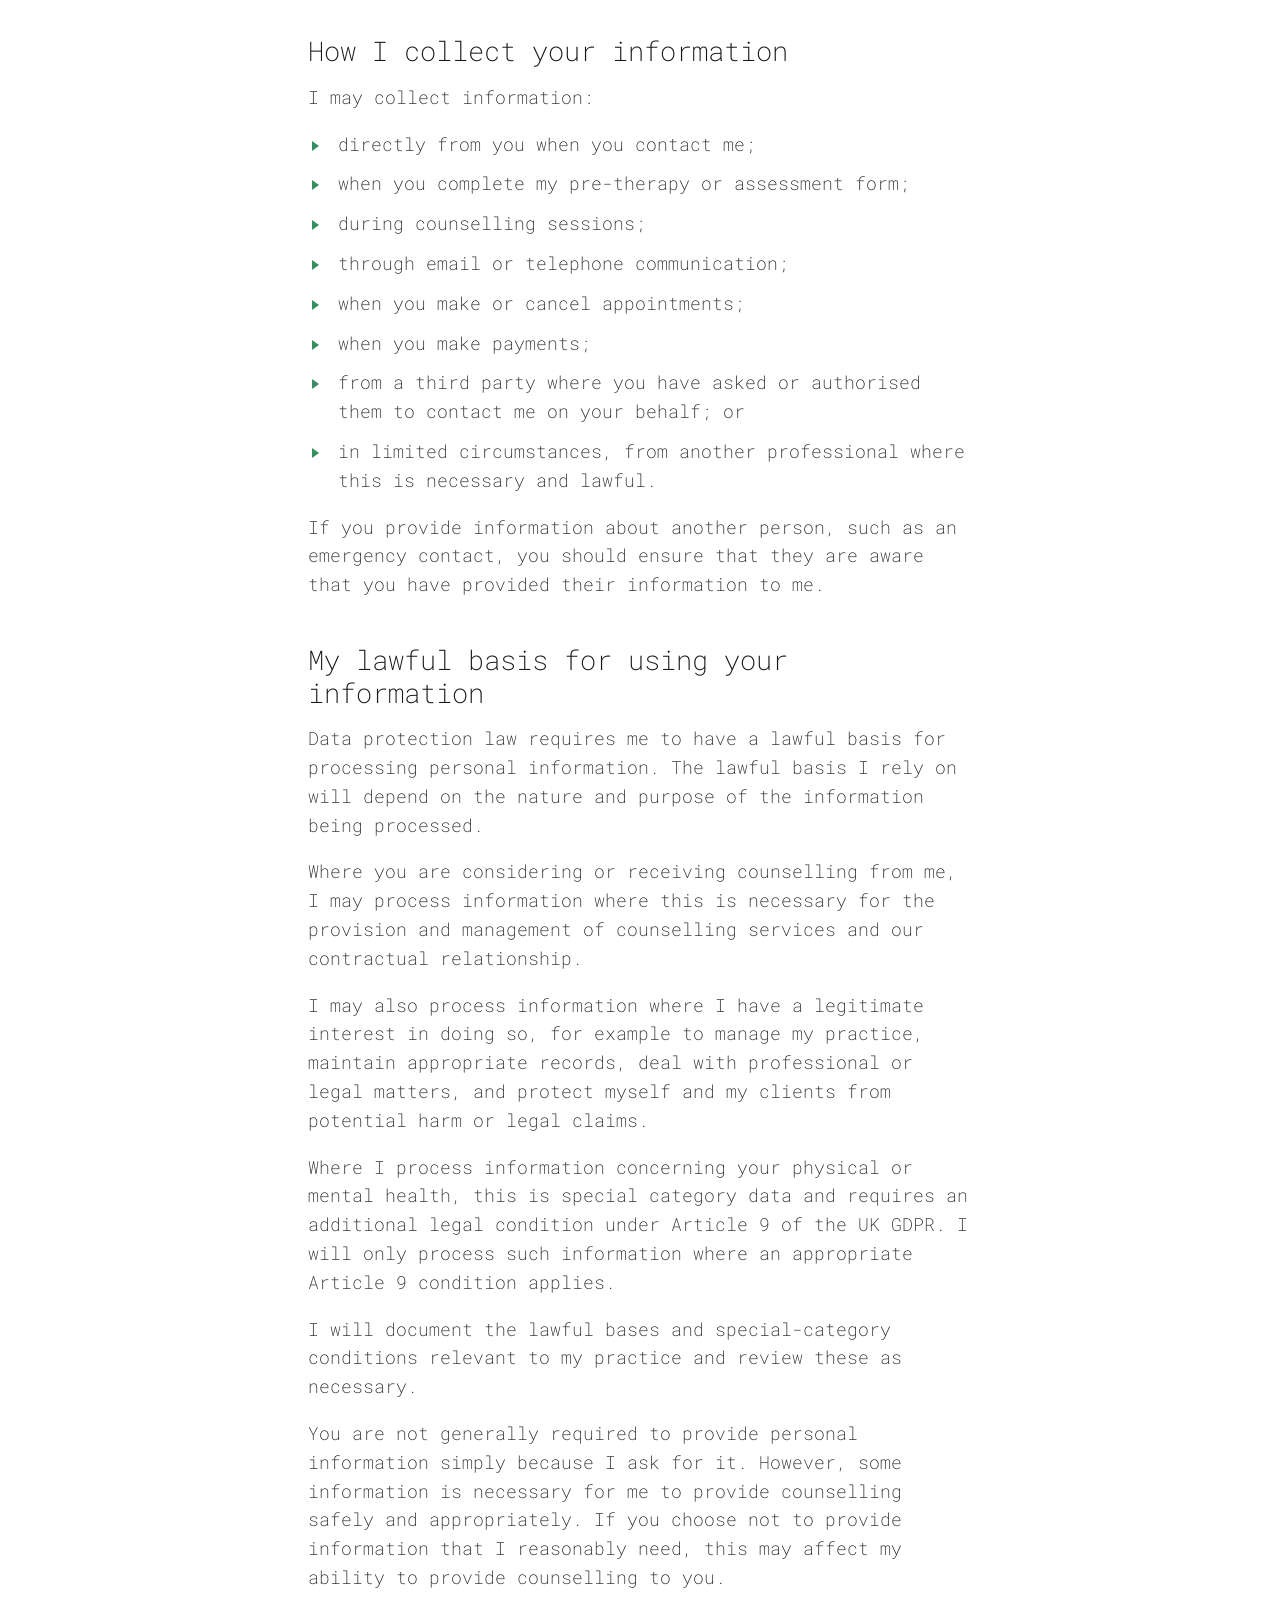
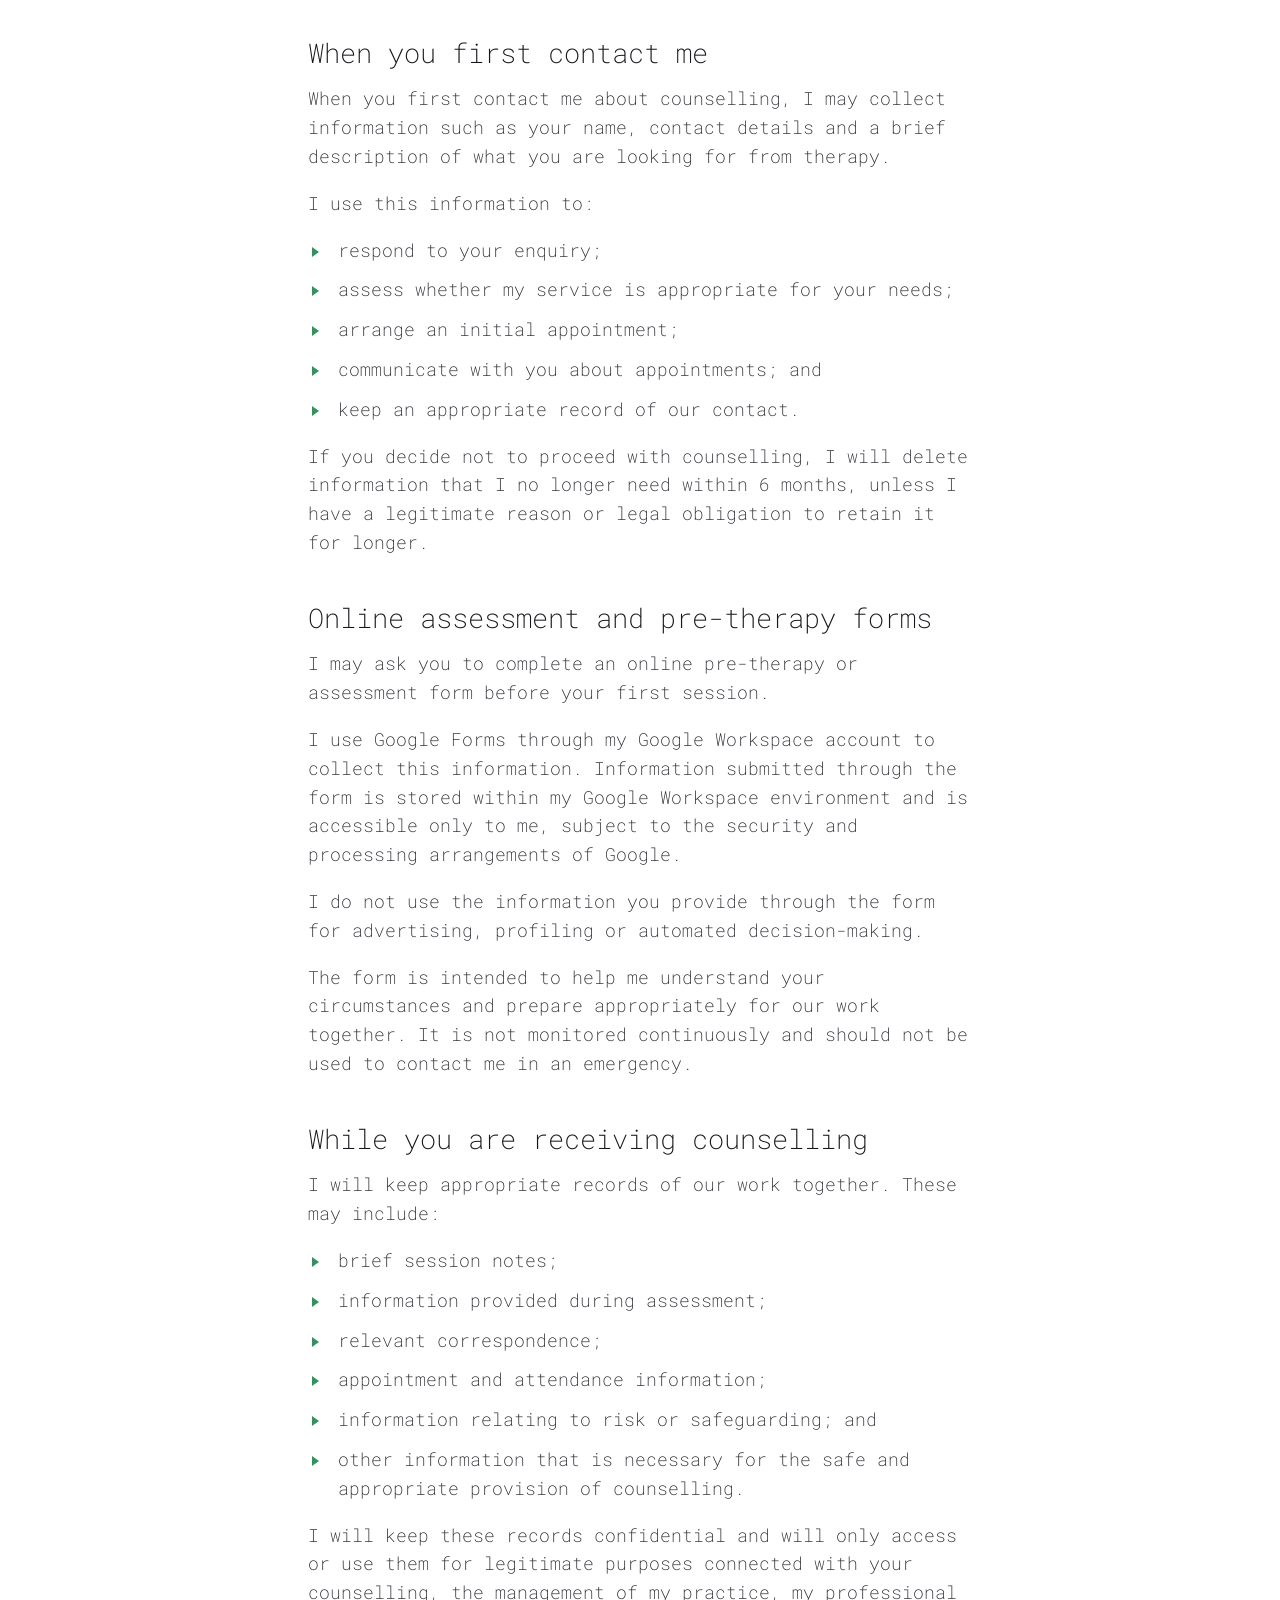
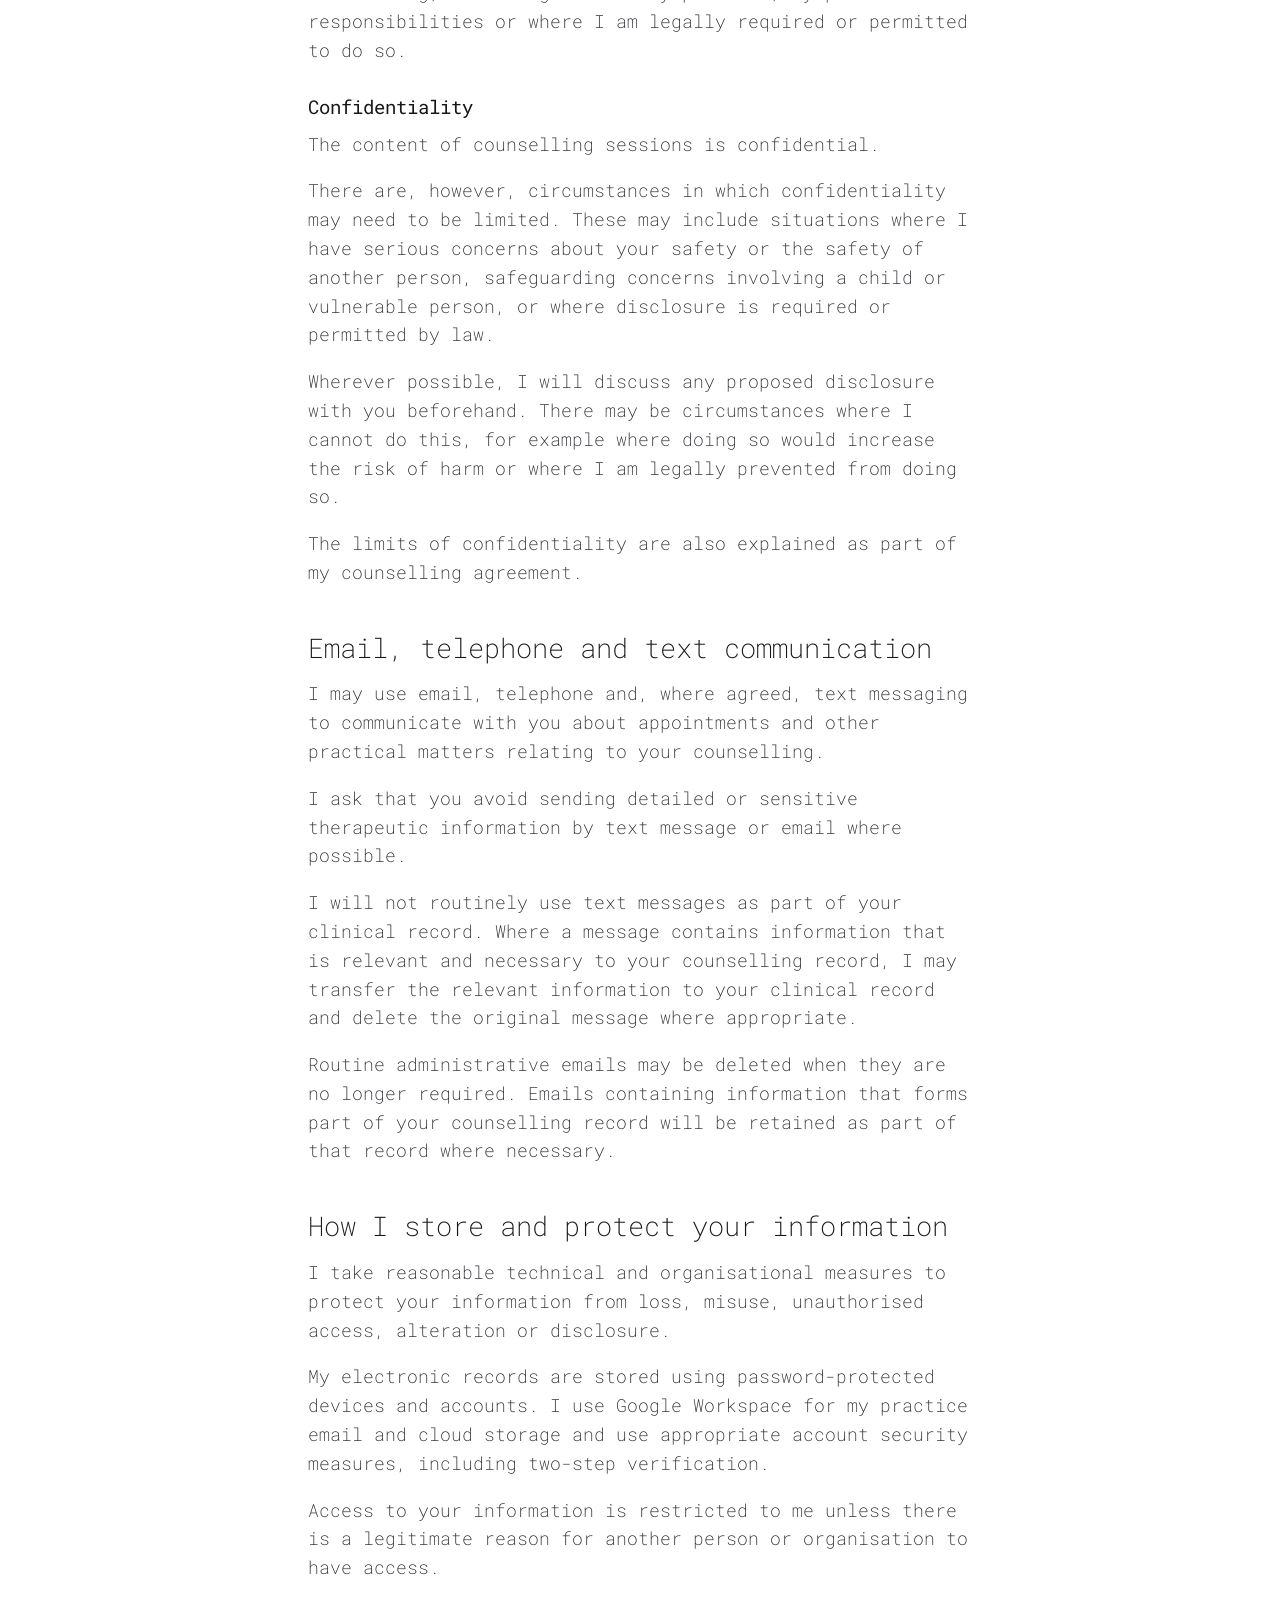
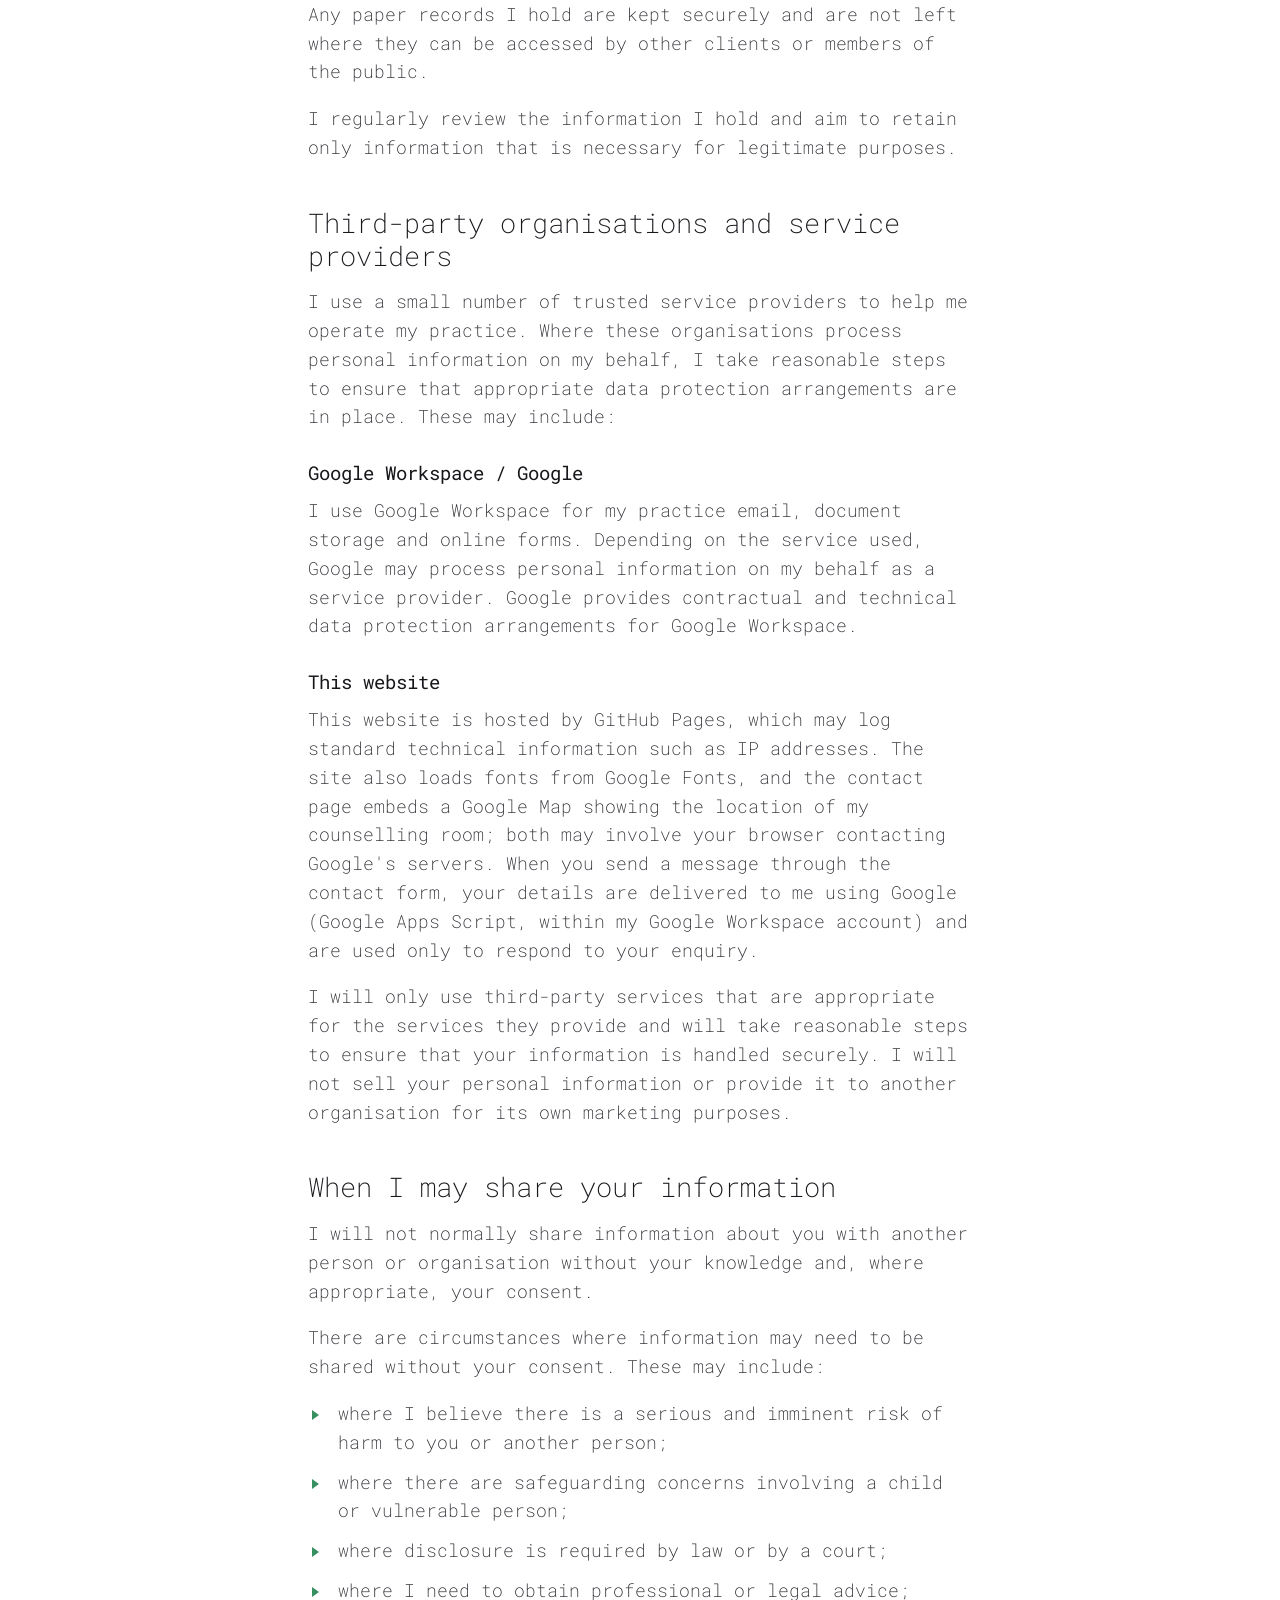
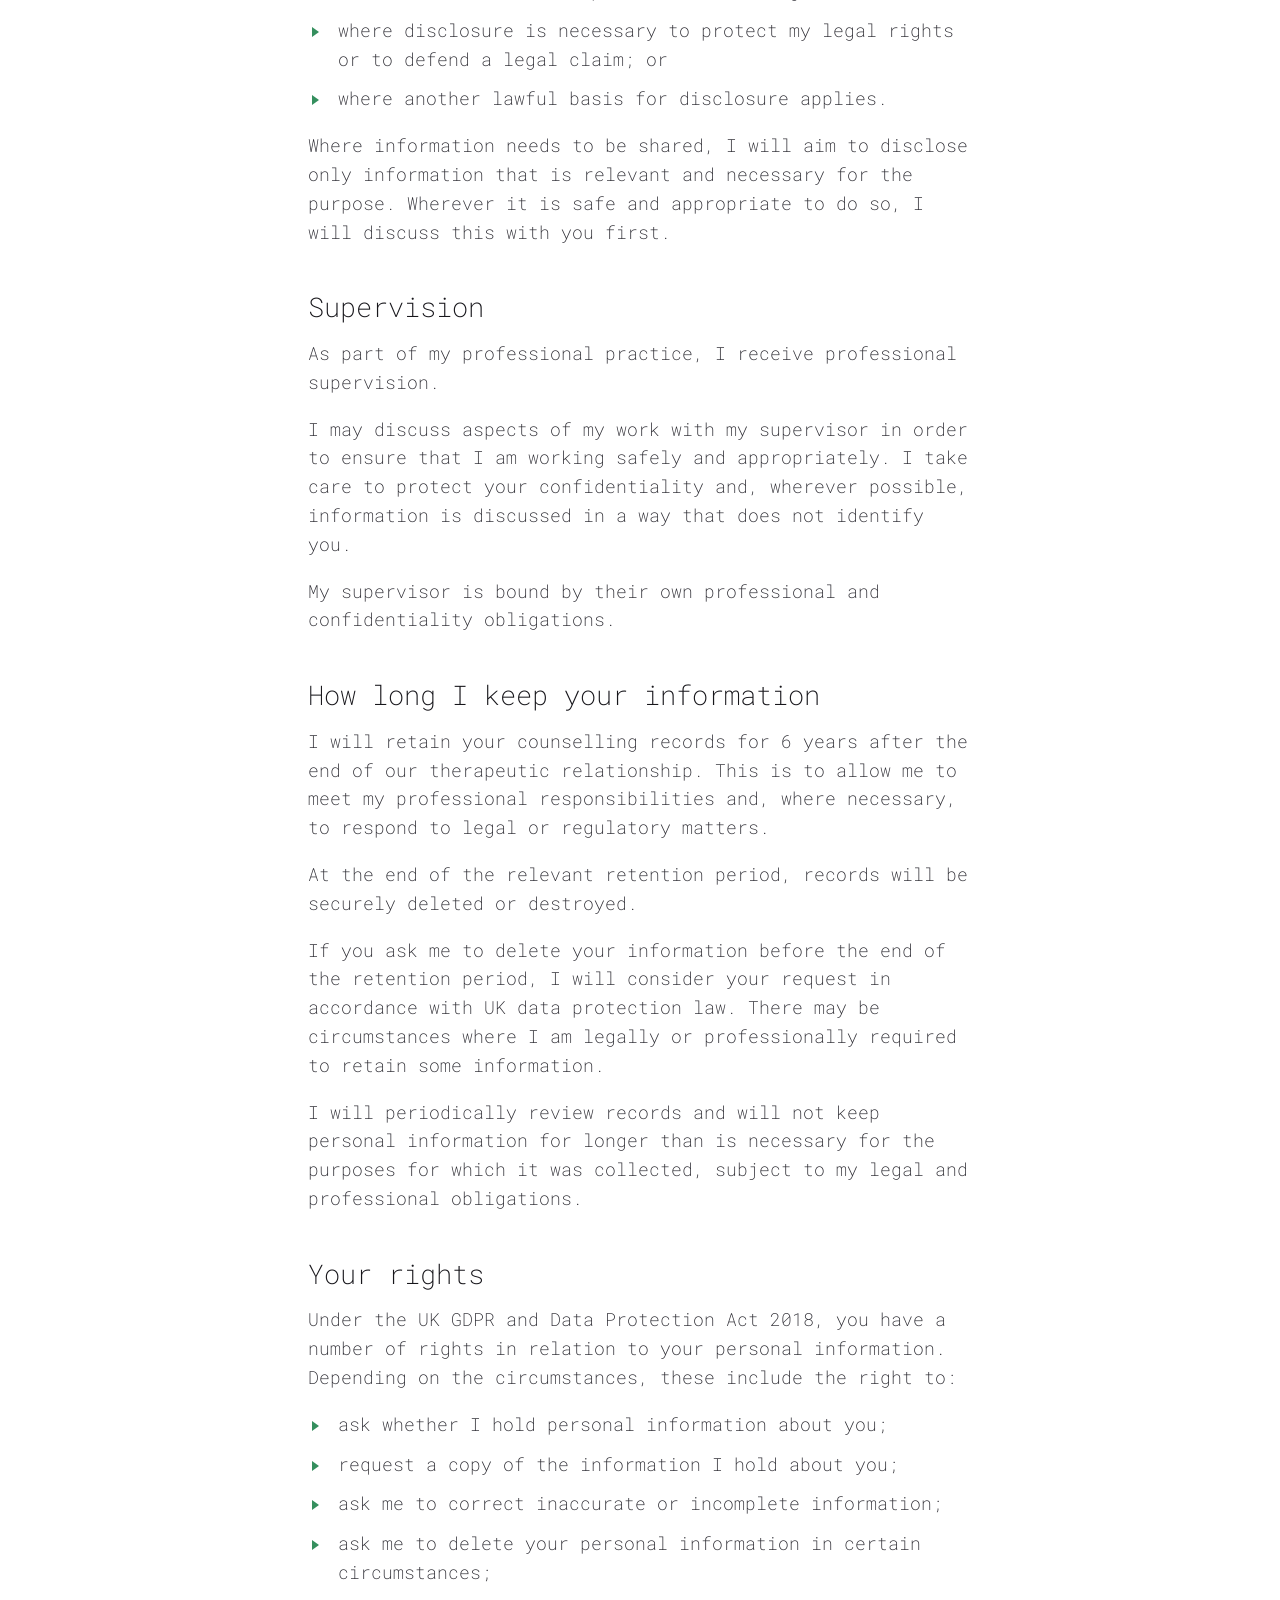
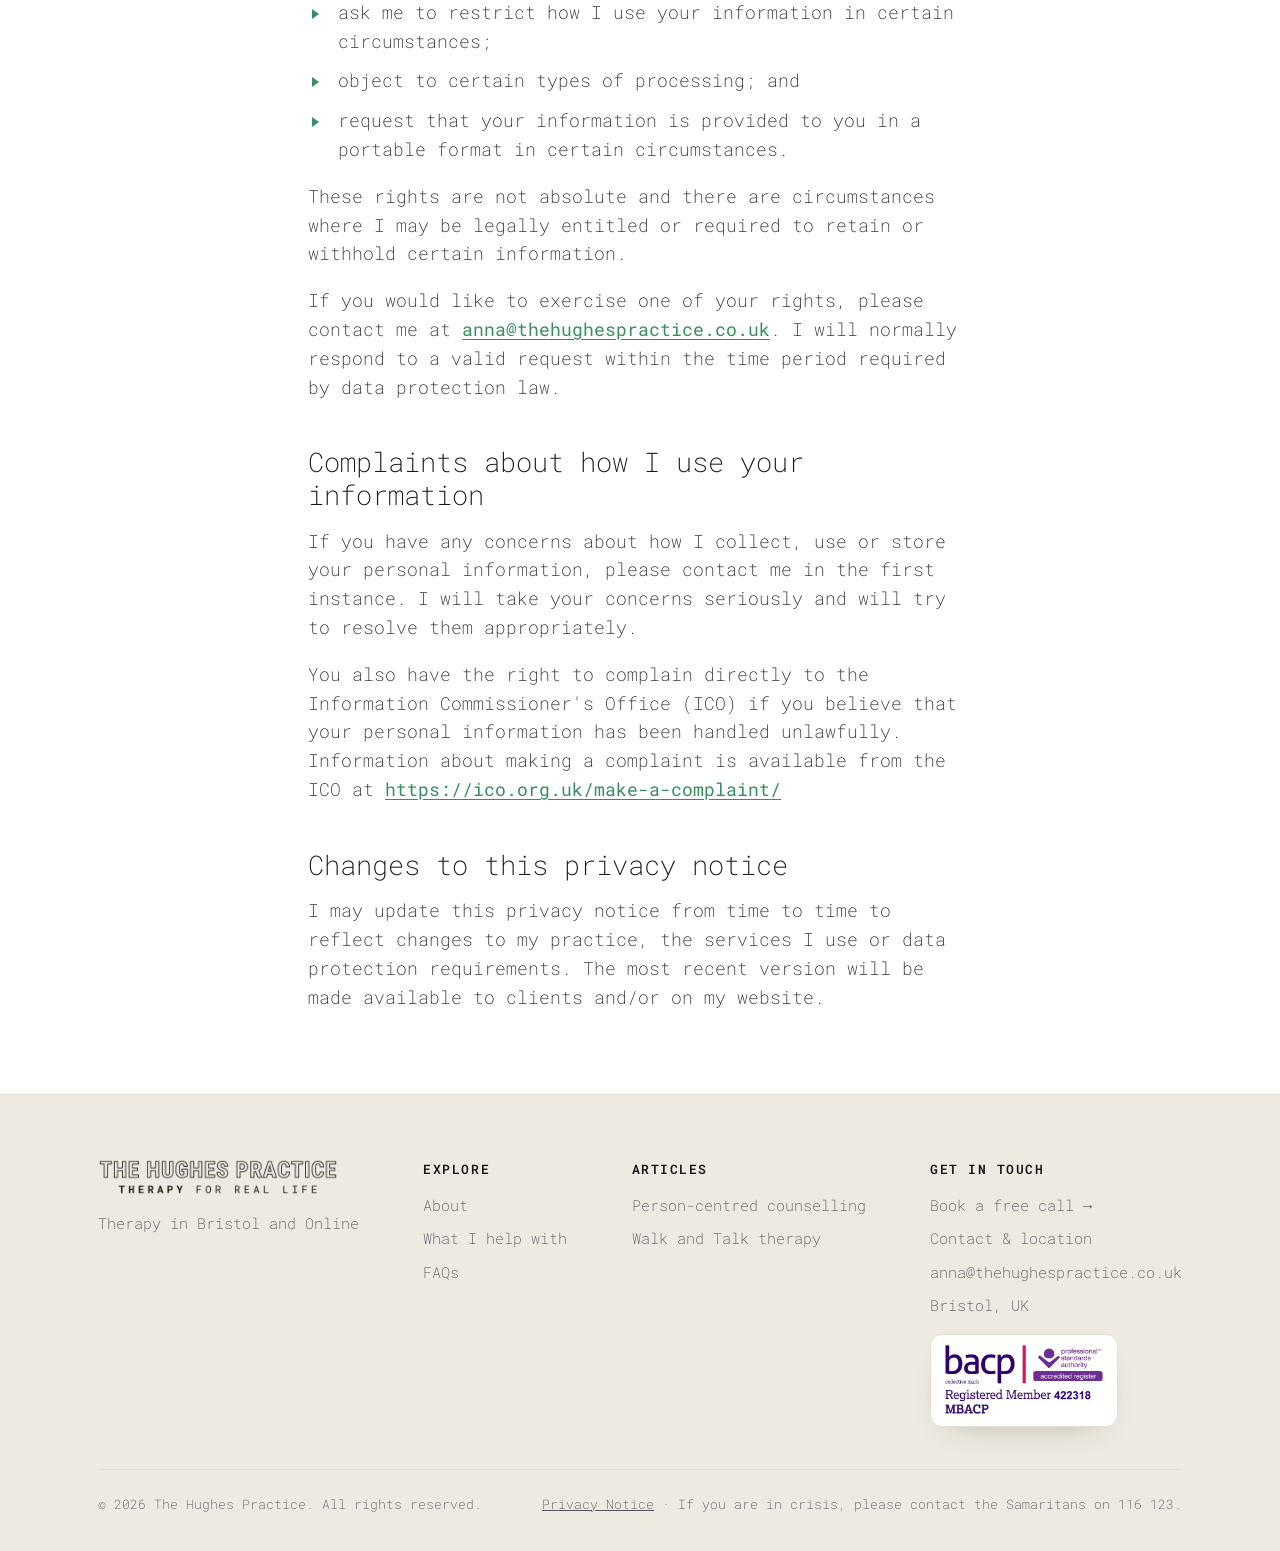
<file: privacy.html>
<!DOCTYPE html>
<html lang="en-GB">
<head>
<meta charset="UTF-8">
<meta name="viewport" content="width=device-width, initial-scale=1.0">
<title>Privacy Notice | The Hughes Practice</title>
<meta name="description" content="How The Hughes Practice collects, uses, stores and protects your personal information, and your rights under UK data protection law.">
<link rel="canonical" href="https://www.thehughespractice.co.uk/privacy.html">
<meta name="theme-color" content="#EFEAE1">
<link rel="icon" type="image/png" href="favicon.png">
<link rel="apple-touch-icon" href="apple-touch-icon.png">
<meta property="og:type" content="website">
<meta property="og:site_name" content="The Hughes Practice">
<meta property="og:title" content="Privacy Notice">
<meta property="og:description" content="How The Hughes Practice collects, uses, stores and protects your personal information, and your rights under UK data protection law.">
<meta property="og:url" content="https://www.thehughespractice.co.uk/privacy.html">
<meta property="og:image" content="https://www.thehughespractice.co.uk/og-image.png?v=2">
<meta property="og:locale" content="en_GB">
<meta name="twitter:card" content="summary_large_image">
<link rel="preconnect" href="https://fonts.googleapis.com">
<link rel="preconnect" href="https://fonts.gstatic.com" crossorigin>
<link href="https://fonts.googleapis.com/css2?family=Roboto+Mono:ital,wght@0,200;0,300;0,400;0,500;0,600;1,200;1,300&display=swap" rel="stylesheet">
<link rel="stylesheet" href="landing.css">
</head>
<body>

<header class="nav">
  <div class="wrap nav-inner">
    <a href="index.html" class="brand"><img src="logo.png" alt="The Hughes Practice: therapy for real life"></a>
    <nav class="nav-links" id="navlinks">
      <a href="index.html#about">About</a>
      <a href="index.html#help">What I help with</a>
      <a href="index.html#faq">FAQs</a>
      <a href="index.html#contact" class="btn btn-primary">Book a free call</a>
    </nav>
    <button class="nav-toggle" id="navtoggle" aria-label="Open menu" aria-expanded="false"><svg width="24" height="24" viewBox="0 0 24 24" fill="none" stroke="currentColor" stroke-width="2.2" stroke-linecap="round" aria-hidden="true"><line x1="3" y1="6" x2="21" y2="6"/><line x1="3" y1="12" x2="21" y2="12"/><line x1="3" y1="18" x2="21" y2="18"/></svg></button>
  </div>
</header>

<section class="page-hero">
  <div class="wrap">
    <p class="crumb"><a href="index.html">Home</a> · Privacy Notice</p>
    <h1>Privacy Notice</h1>
  </div>
</section>

<div class="article">
  <article class="prose">
    <p class="updated">Last updated: August 2026</p>

    <p class="lead">Your privacy is important to me. I take the security and confidentiality of your personal information seriously and will only collect and use information that I need in order to provide counselling, manage my practice and meet my legal and professional responsibilities.</p>
    <p>I comply with applicable UK data protection legislation, including the UK General Data Protection Regulation (UK GDPR) and the Data Protection Act 2018, as well as my professional and ethical responsibilities as a counsellor.</p>
    <p>This privacy notice explains how I collect, use, store and protect your personal information from the point at which you first contact me, throughout therapy and after therapy has ended. It explains:</p>
    <ul>
      <li>what personal information I collect and why;</li>
      <li>the legal basis on which I process your information;</li>
      <li>how I use and store your information;</li>
      <li>who I may share your information with;</li>
      <li>how long I keep different types of information;</li>
      <li>how I protect your information;</li>
      <li>your rights in relation to your personal information; and</li>
      <li>how you can contact me if you have any questions or concerns.</li>
    </ul>
    <p>I am happy to discuss any aspect of this privacy notice with you.</p>

    <h2>Who is responsible for your information?</h2>
    <p>I am the data controller for the personal information I hold about you. This means that I am responsible for deciding how and why your personal information is collected and used.</p>
    <ul>
      <li>Therapist: Anna Hughes</li>
      <li>Practice: The Hughes Practice</li>
      <li>Email: <a href="mailto:anna@thehughespractice.co.uk">anna@thehughespractice.co.uk</a></li>
      <li>Telephone: <a href="tel:+447762496194">07762 496194</a></li>
      <li>Postal/business address: Weston Road, Long Ashton, Bristol BS41 9BP</li>
      <li>ICO registration number: CSN2782265</li>
    </ul>
    <p>I am a registered member of the British Association for Counselling and Psychotherapy (MBACP) and work in accordance with its Ethical Framework.</p>

    <h2>What information do I collect?</h2>
    <p>Depending on our contact and the nature of our work together, I may collect:</p>

    <h3>Contact and administrative information</h3>
    <p>This may include:</p>
    <ul>
      <li>your name;</li>
      <li>preferred name;</li>
      <li>contact details, such as email address and telephone number;</li>
      <li>your date of birth or age, where relevant;</li>
      <li>emergency contact details;</li>
      <li>appointment and attendance information;</li>
      <li>information relating to payments and fees; and</li>
      <li>information you provide when contacting me about counselling.</li>
    </ul>

    <h3>Information relevant to counselling</h3>
    <p>In order to provide counselling safely and appropriately, I may collect information about:</p>
    <ul>
      <li>what has brought you to counselling;</li>
      <li>your current circumstances and difficulties;</li>
      <li>relevant personal and family history;</li>
      <li>previous counselling or mental health support;</li>
      <li>physical or mental health information where relevant to our work;</li>
      <li>medication where relevant;</li>
      <li>information relating to risk or safeguarding; and</li>
      <li>other information that you choose to share with me during therapy.</li>
    </ul>
    <p>Some of this information may constitute special category data, including information concerning your physical or mental health.</p>
    <p>I aim to collect only information that is relevant and necessary for providing counselling and fulfilling my professional and legal responsibilities.</p>

    <h2>How I collect your information</h2>
    <p>I may collect information:</p>
    <ul>
      <li>directly from you when you contact me;</li>
      <li>when you complete my pre-therapy or assessment form;</li>
      <li>during counselling sessions;</li>
      <li>through email or telephone communication;</li>
      <li>when you make or cancel appointments;</li>
      <li>when you make payments;</li>
      <li>from a third party where you have asked or authorised them to contact me on your behalf; or</li>
      <li>in limited circumstances, from another professional where this is necessary and lawful.</li>
    </ul>
    <p>If you provide information about another person, such as an emergency contact, you should ensure that they are aware that you have provided their information to me.</p>

    <h2>My lawful basis for using your information</h2>
    <p>Data protection law requires me to have a lawful basis for processing personal information. The lawful basis I rely on will depend on the nature and purpose of the information being processed.</p>
    <p>Where you are considering or receiving counselling from me, I may process information where this is necessary for the provision and management of counselling services and our contractual relationship.</p>
    <p>I may also process information where I have a legitimate interest in doing so, for example to manage my practice, maintain appropriate records, deal with professional or legal matters, and protect myself and my clients from potential harm or legal claims.</p>
    <p>Where I process information concerning your physical or mental health, this is special category data and requires an additional legal condition under Article 9 of the UK GDPR. I will only process such information where an appropriate Article 9 condition applies.</p>
    <p>I will document the lawful bases and special-category conditions relevant to my practice and review these as necessary.</p>
    <p>You are not generally required to provide personal information simply because I ask for it. However, some information is necessary for me to provide counselling safely and appropriately. If you choose not to provide information that I reasonably need, this may affect my ability to provide counselling to you.</p>

    <h2>When you first contact me</h2>
    <p>When you first contact me about counselling, I may collect information such as your name, contact details and a brief description of what you are looking for from therapy.</p>
    <p>I use this information to:</p>
    <ul>
      <li>respond to your enquiry;</li>
      <li>assess whether my service is appropriate for your needs;</li>
      <li>arrange an initial appointment;</li>
      <li>communicate with you about appointments; and</li>
      <li>keep an appropriate record of our contact.</li>
    </ul>
    <p>If you decide not to proceed with counselling, I will delete information that I no longer need within 6 months, unless I have a legitimate reason or legal obligation to retain it for longer.</p>

    <h2>Online assessment and pre-therapy forms</h2>
    <p>I may ask you to complete an online pre-therapy or assessment form before your first session.</p>
    <p>I use Google Forms through my Google Workspace account to collect this information. Information submitted through the form is stored within my Google Workspace environment and is accessible only to me, subject to the security and processing arrangements of Google.</p>
    <p>I do not use the information you provide through the form for advertising, profiling or automated decision-making.</p>
    <p>The form is intended to help me understand your circumstances and prepare appropriately for our work together. It is not monitored continuously and should not be used to contact me in an emergency.</p>

    <h2>While you are receiving counselling</h2>
    <p>I will keep appropriate records of our work together. These may include:</p>
    <ul>
      <li>brief session notes;</li>
      <li>information provided during assessment;</li>
      <li>relevant correspondence;</li>
      <li>appointment and attendance information;</li>
      <li>information relating to risk or safeguarding; and</li>
      <li>other information that is necessary for the safe and appropriate provision of counselling.</li>
    </ul>
    <p>I will keep these records confidential and will only access or use them for legitimate purposes connected with your counselling, the management of my practice, my professional responsibilities or where I am legally required or permitted to do so.</p>

    <h3>Confidentiality</h3>
    <p>The content of counselling sessions is confidential.</p>
    <p>There are, however, circumstances in which confidentiality may need to be limited. These may include situations where I have serious concerns about your safety or the safety of another person, safeguarding concerns involving a child or vulnerable person, or where disclosure is required or permitted by law.</p>
    <p>Wherever possible, I will discuss any proposed disclosure with you beforehand. There may be circumstances where I cannot do this, for example where doing so would increase the risk of harm or where I am legally prevented from doing so.</p>
    <p>The limits of confidentiality are also explained as part of my counselling agreement.</p>

    <h2>Email, telephone and text communication</h2>
    <p>I may use email, telephone and, where agreed, text messaging to communicate with you about appointments and other practical matters relating to your counselling.</p>
    <p>I ask that you avoid sending detailed or sensitive therapeutic information by text message or email where possible.</p>
    <p>I will not routinely use text messages as part of your clinical record. Where a message contains information that is relevant and necessary to your counselling record, I may transfer the relevant information to your clinical record and delete the original message where appropriate.</p>
    <p>Routine administrative emails may be deleted when they are no longer required. Emails containing information that forms part of your counselling record will be retained as part of that record where necessary.</p>

    <h2>How I store and protect your information</h2>
    <p>I take reasonable technical and organisational measures to protect your information from loss, misuse, unauthorised access, alteration or disclosure.</p>
    <p>My electronic records are stored using password-protected devices and accounts. I use Google Workspace for my practice email and cloud storage and use appropriate account security measures, including two-step verification.</p>
    <p>Access to your information is restricted to me unless there is a legitimate reason for another person or organisation to have access.</p>
    <p>Any paper records I hold are kept securely and are not left where they can be accessed by other clients or members of the public.</p>
    <p>I regularly review the information I hold and aim to retain only information that is necessary for legitimate purposes.</p>

    <h2>Third-party organisations and service providers</h2>
    <p>I use a small number of trusted service providers to help me operate my practice. Where these organisations process personal information on my behalf, I take reasonable steps to ensure that appropriate data protection arrangements are in place. These may include:</p>

    <h3>Google Workspace / Google</h3>
    <p>I use Google Workspace for my practice email, document storage and online forms. Depending on the service used, Google may process personal information on my behalf as a service provider. Google provides contractual and technical data protection arrangements for Google Workspace.</p>

    <h3>This website</h3>
    <p>This website is hosted by GitHub Pages, which may log standard technical information such as IP addresses. The site also loads fonts from Google Fonts, and the contact page embeds a Google Map showing the location of my counselling room; both may involve your browser contacting Google's servers. When you send a message through the contact form, your details are delivered to me using Google (Google Apps Script, within my Google Workspace account) and are used only to respond to your enquiry.</p>

    <p>I will only use third-party services that are appropriate for the services they provide and will take reasonable steps to ensure that your information is handled securely. I will not sell your personal information or provide it to another organisation for its own marketing purposes.</p>

    <h2>When I may share your information</h2>
    <p>I will not normally share information about you with another person or organisation without your knowledge and, where appropriate, your consent.</p>
    <p>There are circumstances where information may need to be shared without your consent. These may include:</p>
    <ul>
      <li>where I believe there is a serious and imminent risk of harm to you or another person;</li>
      <li>where there are safeguarding concerns involving a child or vulnerable person;</li>
      <li>where disclosure is required by law or by a court;</li>
      <li>where I need to obtain professional or legal advice;</li>
      <li>where disclosure is necessary to protect my legal rights or to defend a legal claim; or</li>
      <li>where another lawful basis for disclosure applies.</li>
    </ul>
    <p>Where information needs to be shared, I will aim to disclose only information that is relevant and necessary for the purpose. Wherever it is safe and appropriate to do so, I will discuss this with you first.</p>

    <h2>Supervision</h2>
    <p>As part of my professional practice, I receive professional supervision.</p>
    <p>I may discuss aspects of my work with my supervisor in order to ensure that I am working safely and appropriately. I take care to protect your confidentiality and, wherever possible, information is discussed in a way that does not identify you.</p>
    <p>My supervisor is bound by their own professional and confidentiality obligations.</p>

    <h2>How long I keep your information</h2>
    <p>I will retain your counselling records for 6 years after the end of our therapeutic relationship. This is to allow me to meet my professional responsibilities and, where necessary, to respond to legal or regulatory matters.</p>
    <p>At the end of the relevant retention period, records will be securely deleted or destroyed.</p>
    <p>If you ask me to delete your information before the end of the retention period, I will consider your request in accordance with UK data protection law. There may be circumstances where I am legally or professionally required to retain some information.</p>
    <p>I will periodically review records and will not keep personal information for longer than is necessary for the purposes for which it was collected, subject to my legal and professional obligations.</p>

    <h2>Your rights</h2>
    <p>Under the UK GDPR and Data Protection Act 2018, you have a number of rights in relation to your personal information. Depending on the circumstances, these include the right to:</p>
    <ul>
      <li>ask whether I hold personal information about you;</li>
      <li>request a copy of the information I hold about you;</li>
      <li>ask me to correct inaccurate or incomplete information;</li>
      <li>ask me to delete your personal information in certain circumstances;</li>
      <li>ask me to restrict how I use your information in certain circumstances;</li>
      <li>object to certain types of processing; and</li>
      <li>request that your information is provided to you in a portable format in certain circumstances.</li>
    </ul>
    <p>These rights are not absolute and there are circumstances where I may be legally entitled or required to retain or withhold certain information.</p>
    <p>If you would like to exercise one of your rights, please contact me at <a href="mailto:anna@thehughespractice.co.uk">anna@thehughespractice.co.uk</a>. I will normally respond to a valid request within the time period required by data protection law.</p>

    <h2>Complaints about how I use your information</h2>
    <p>If you have any concerns about how I collect, use or store your personal information, please contact me in the first instance. I will take your concerns seriously and will try to resolve them appropriately.</p>
    <p>You also have the right to complain directly to the Information Commissioner's Office (ICO) if you believe that your personal information has been handled unlawfully. Information about making a complaint is available from the ICO at <a href="https://ico.org.uk/make-a-complaint/" rel="noopener">https://ico.org.uk/make-a-complaint/</a></p>

    <h2>Changes to this privacy notice</h2>
    <p>I may update this privacy notice from time to time to reflect changes to my practice, the services I use or data protection requirements. The most recent version will be made available to clients and/or on my website.</p>
  </article>
</div>

<footer>
  <div class="wrap">
    <div class="foot-grid">
      <div class="foot-col">
        <img src="logo.png" alt="The Hughes Practice: therapy for real life">
        <p>Therapy in Bristol and Online</p>
      </div>
      <div class="foot-col">
        <h4>Explore</h4>
        <a href="index.html#about">About</a>
        <a href="index.html#help">What I help with</a>
        <a href="index.html#faq">FAQs</a>
      </div>
      <div class="foot-col">
        <h4>Articles</h4>
        <a href="person-centred-counselling.html">Person-centred counselling</a>
        <a href="walk-and-talk-therapy.html">Walk and Talk therapy</a>
      </div>
      <div class="foot-col">
        <h4>Get in touch</h4>
        <a href="index.html#contact">Book a free call →</a>
        <a href="contact.html">Contact &amp; location</a>
        <a href="mailto:anna@thehughespractice.co.uk">anna@thehughespractice.co.uk</a>
        <p>Bristol, UK</p>
        <span class="bacp-badge">
          <img src="bacp-registered-member.webp" width="2000" height="893" alt="BACP Registered Member 422318, MBACP. On the BACP register, an Accredited Register overseen by the Professional Standards Authority." loading="lazy" decoding="async">
        </span>
      </div>
    </div>
    <div class="foot-bottom">
      <span>© 2026 The Hughes Practice. All rights reserved.</span>
      <span><a href="privacy.html">Privacy Notice</a> · If you are in crisis, please contact the Samaritans on 116 123.</span>
    </div>
  </div>
</footer>

<script>
  var t=document.getElementById('navtoggle');
  var l=document.getElementById('navlinks');
  if(t&&l){t.addEventListener('click',function(){var o=l.classList.toggle('open');t.setAttribute('aria-expanded',o);});}
</script>

</body>
</html>
</file>
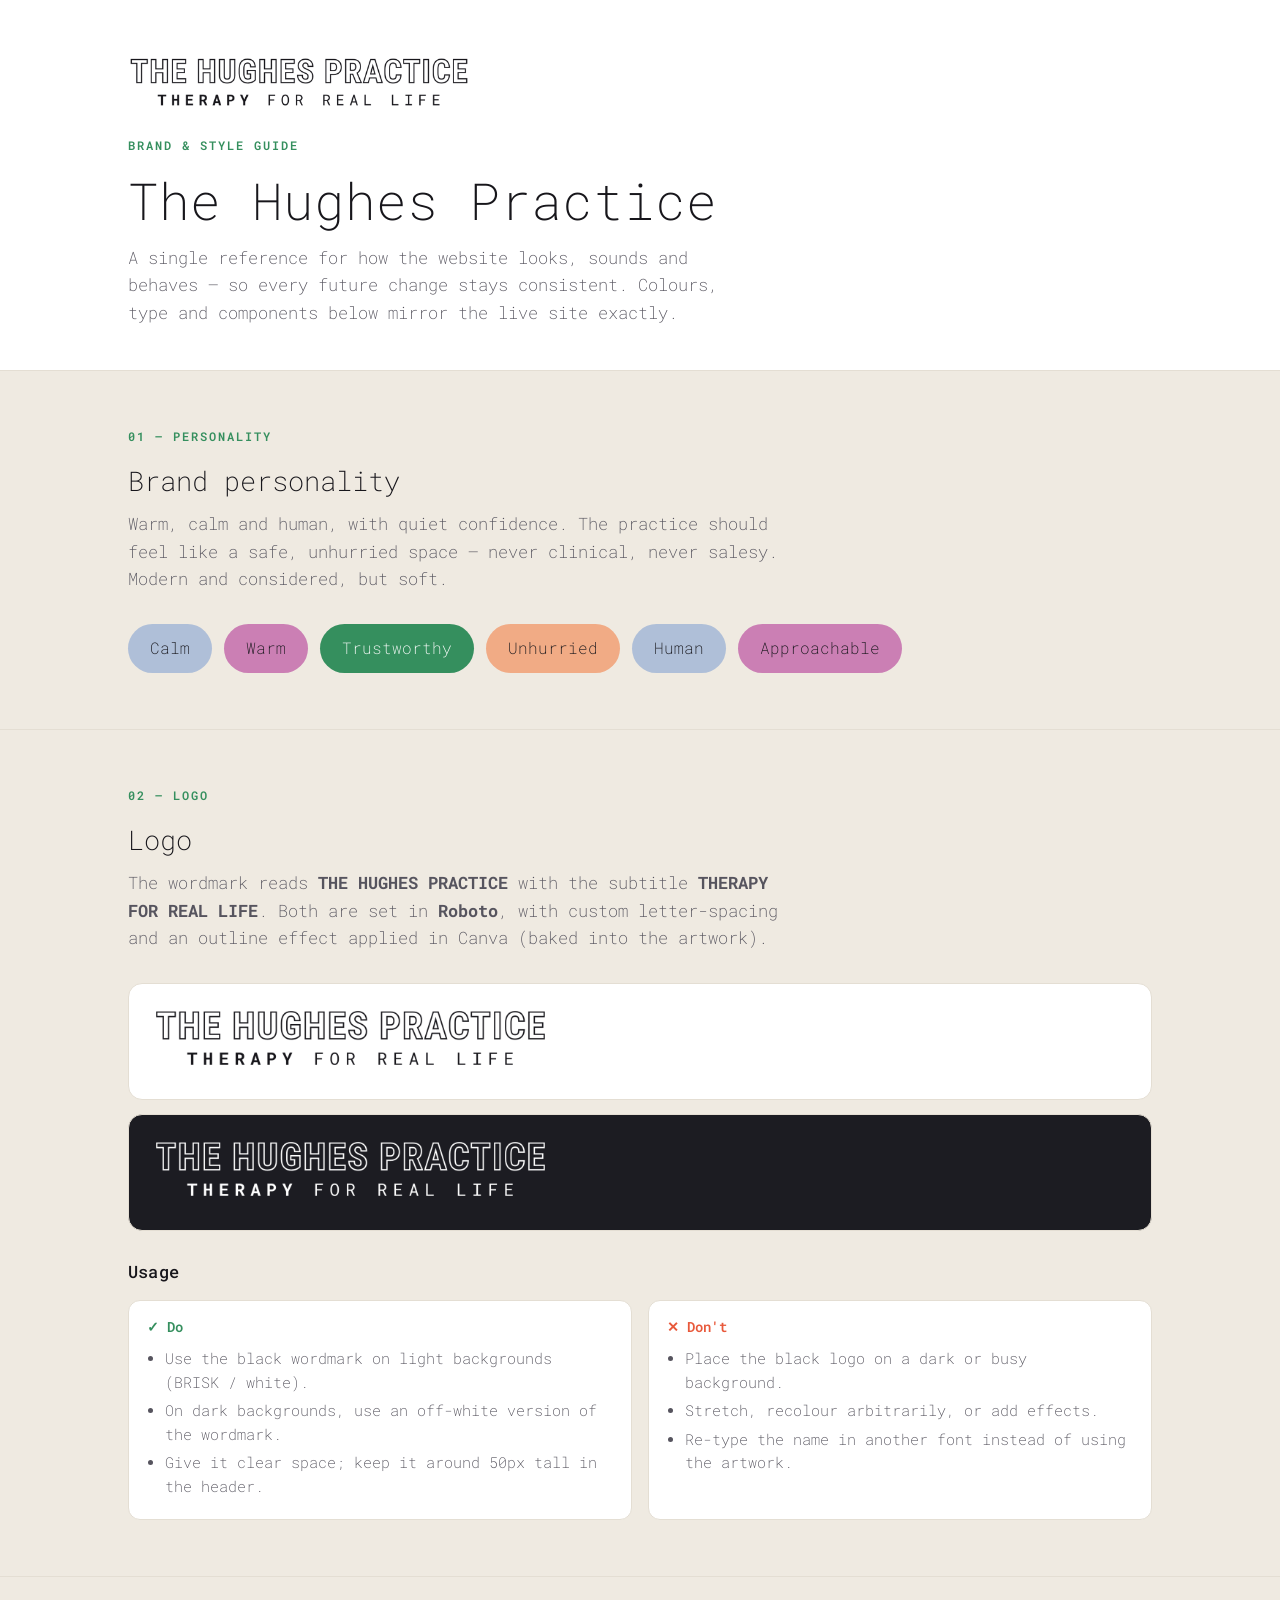
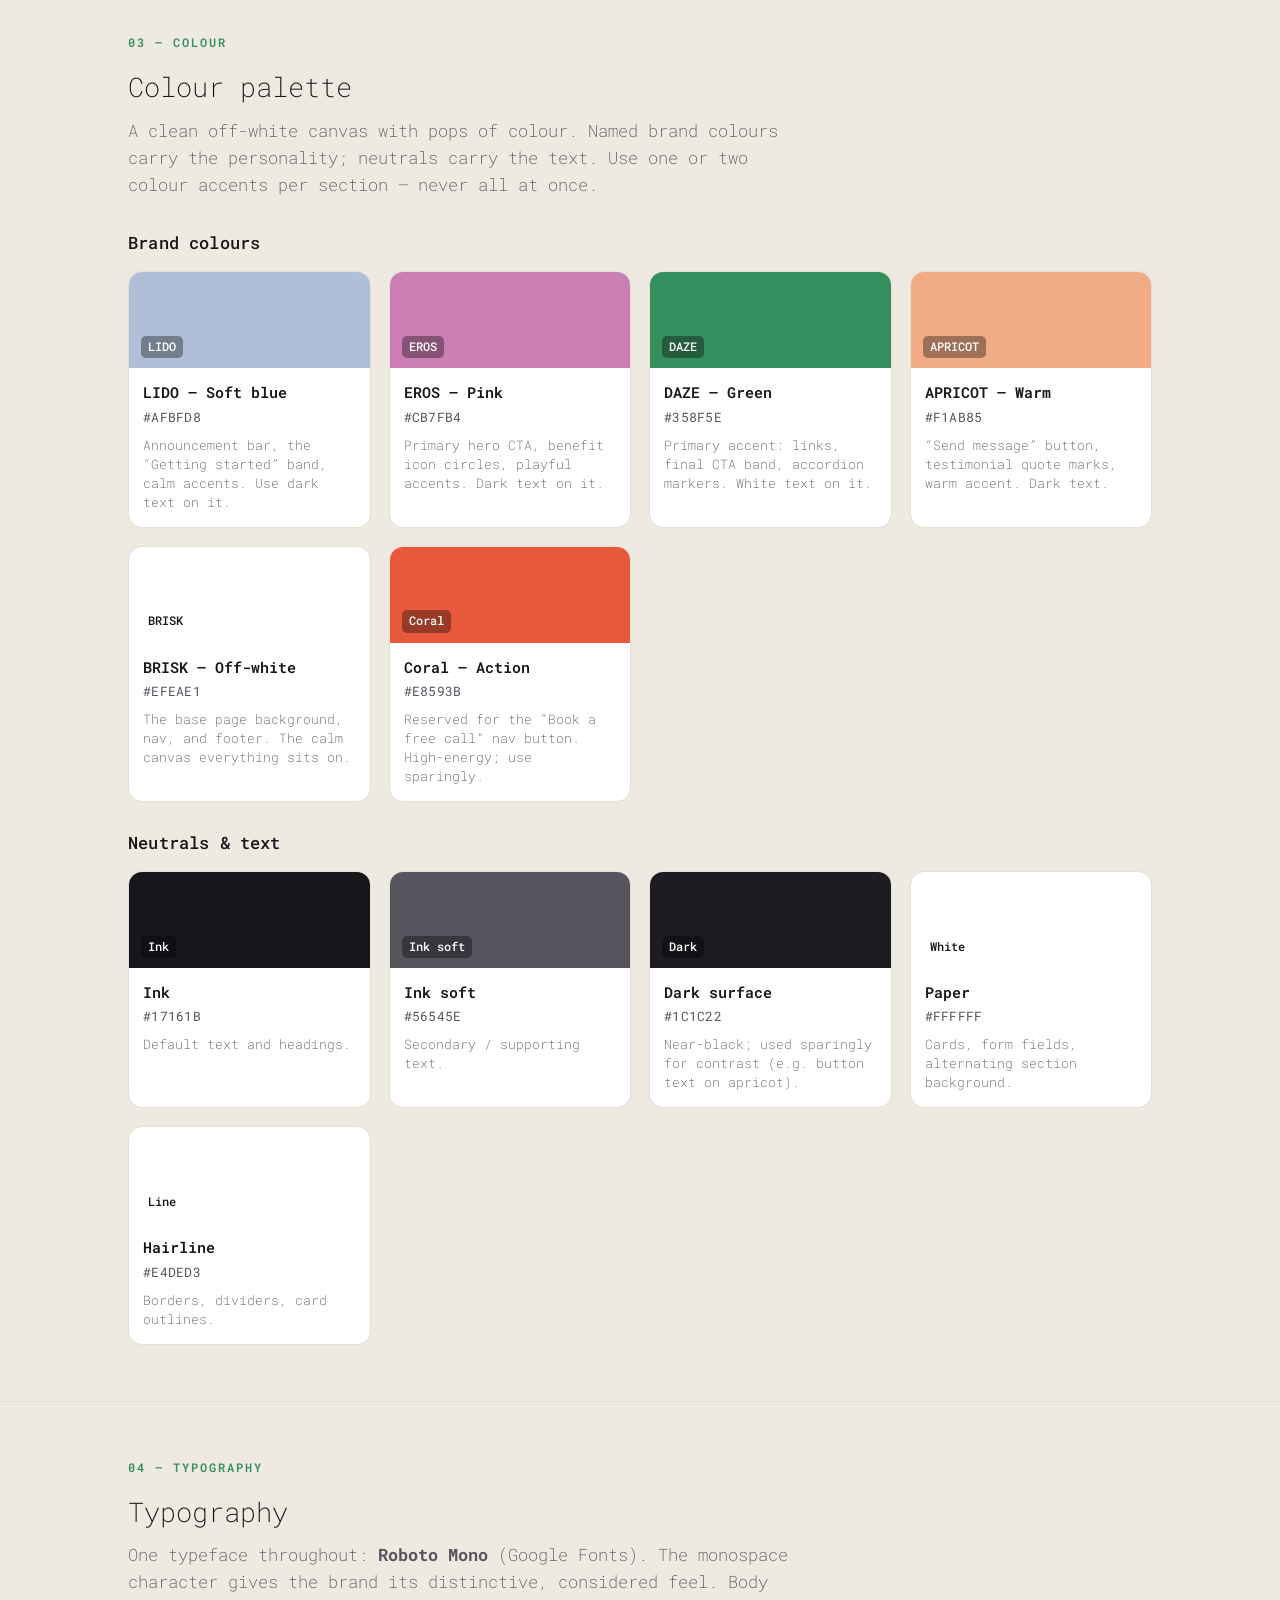
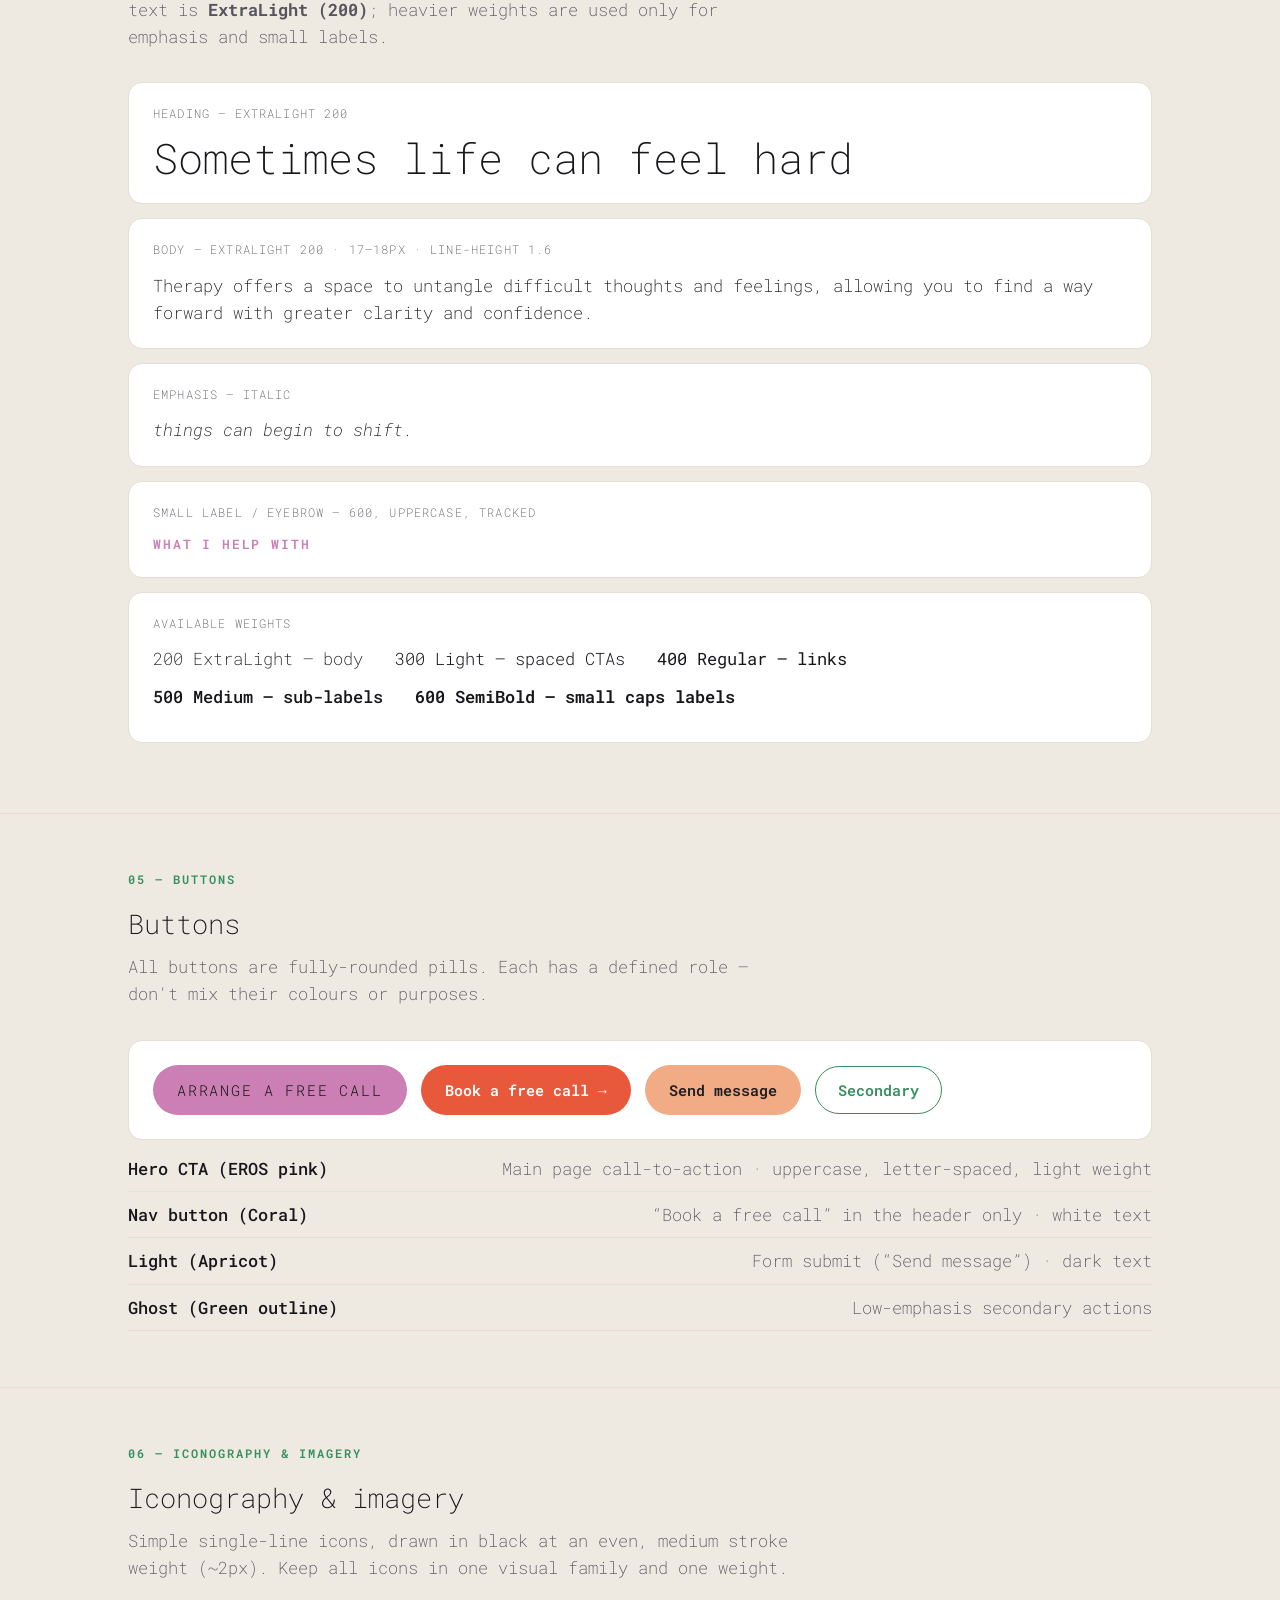
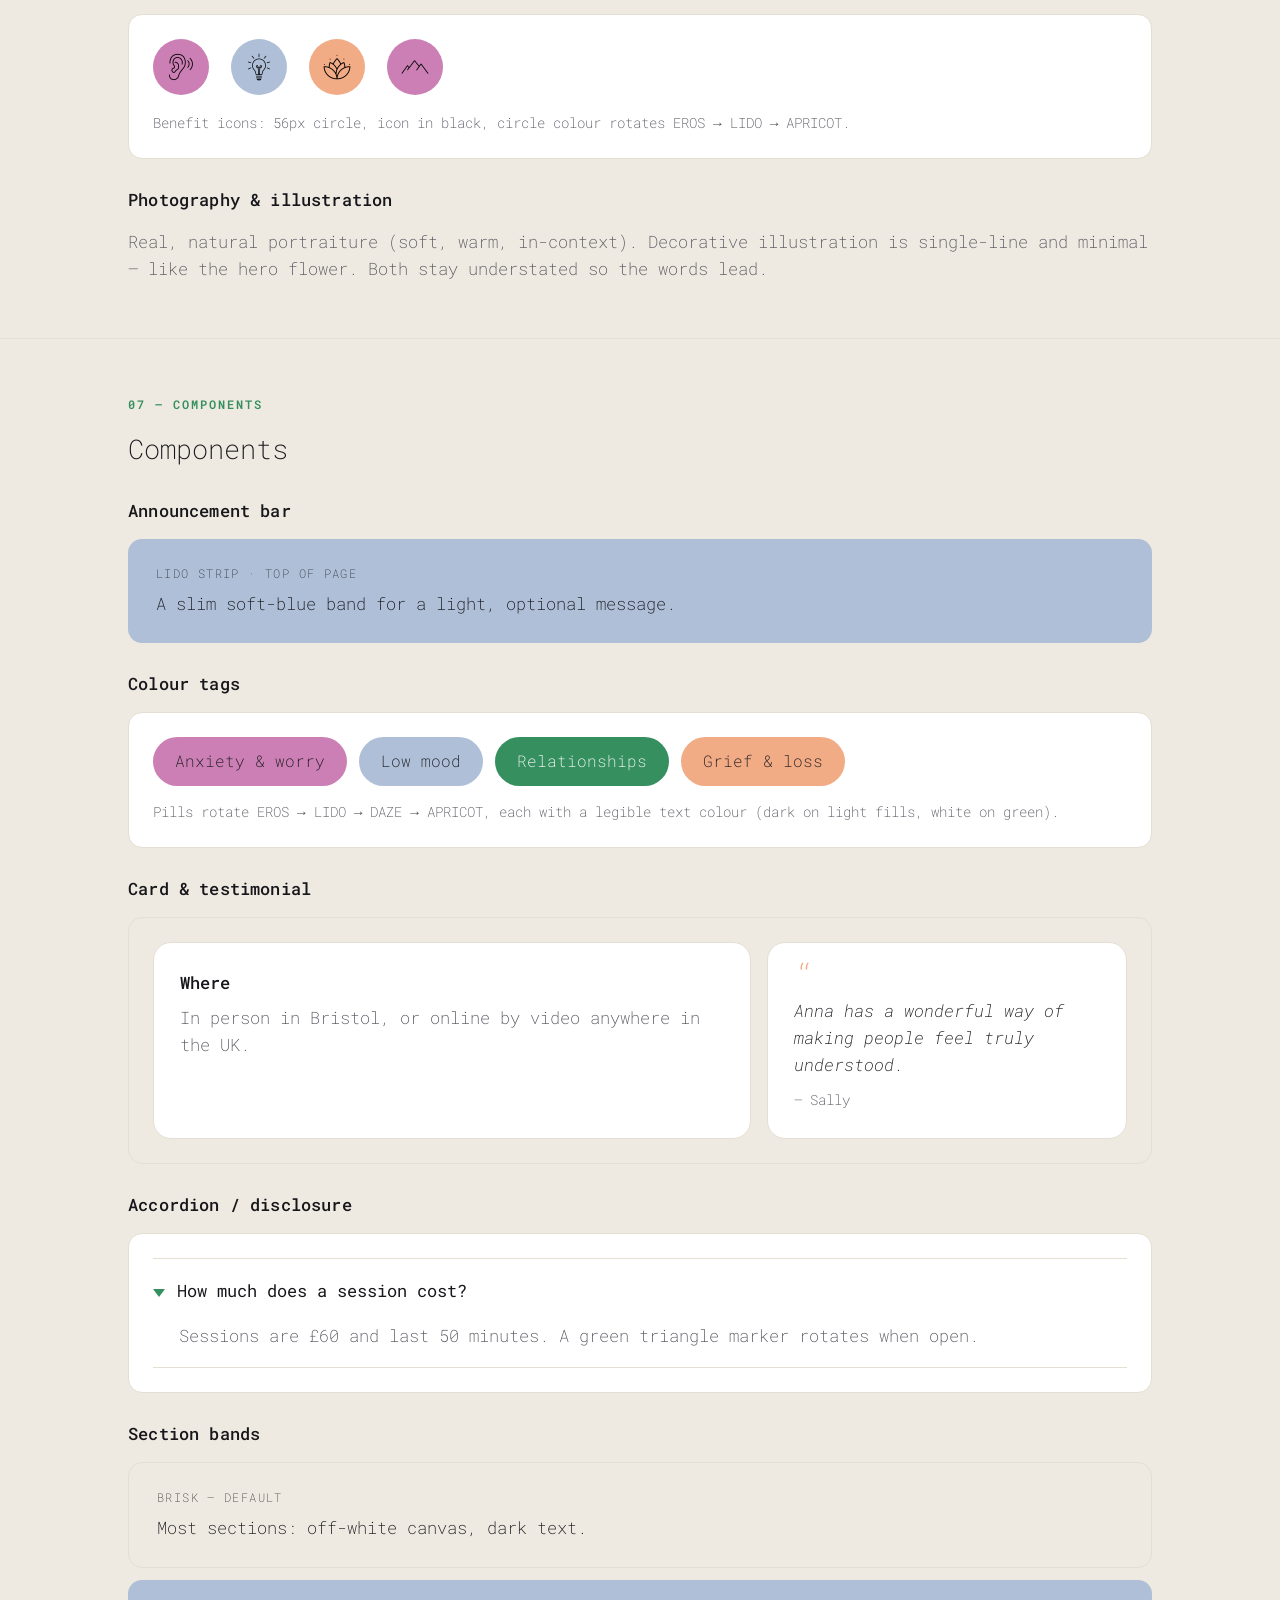
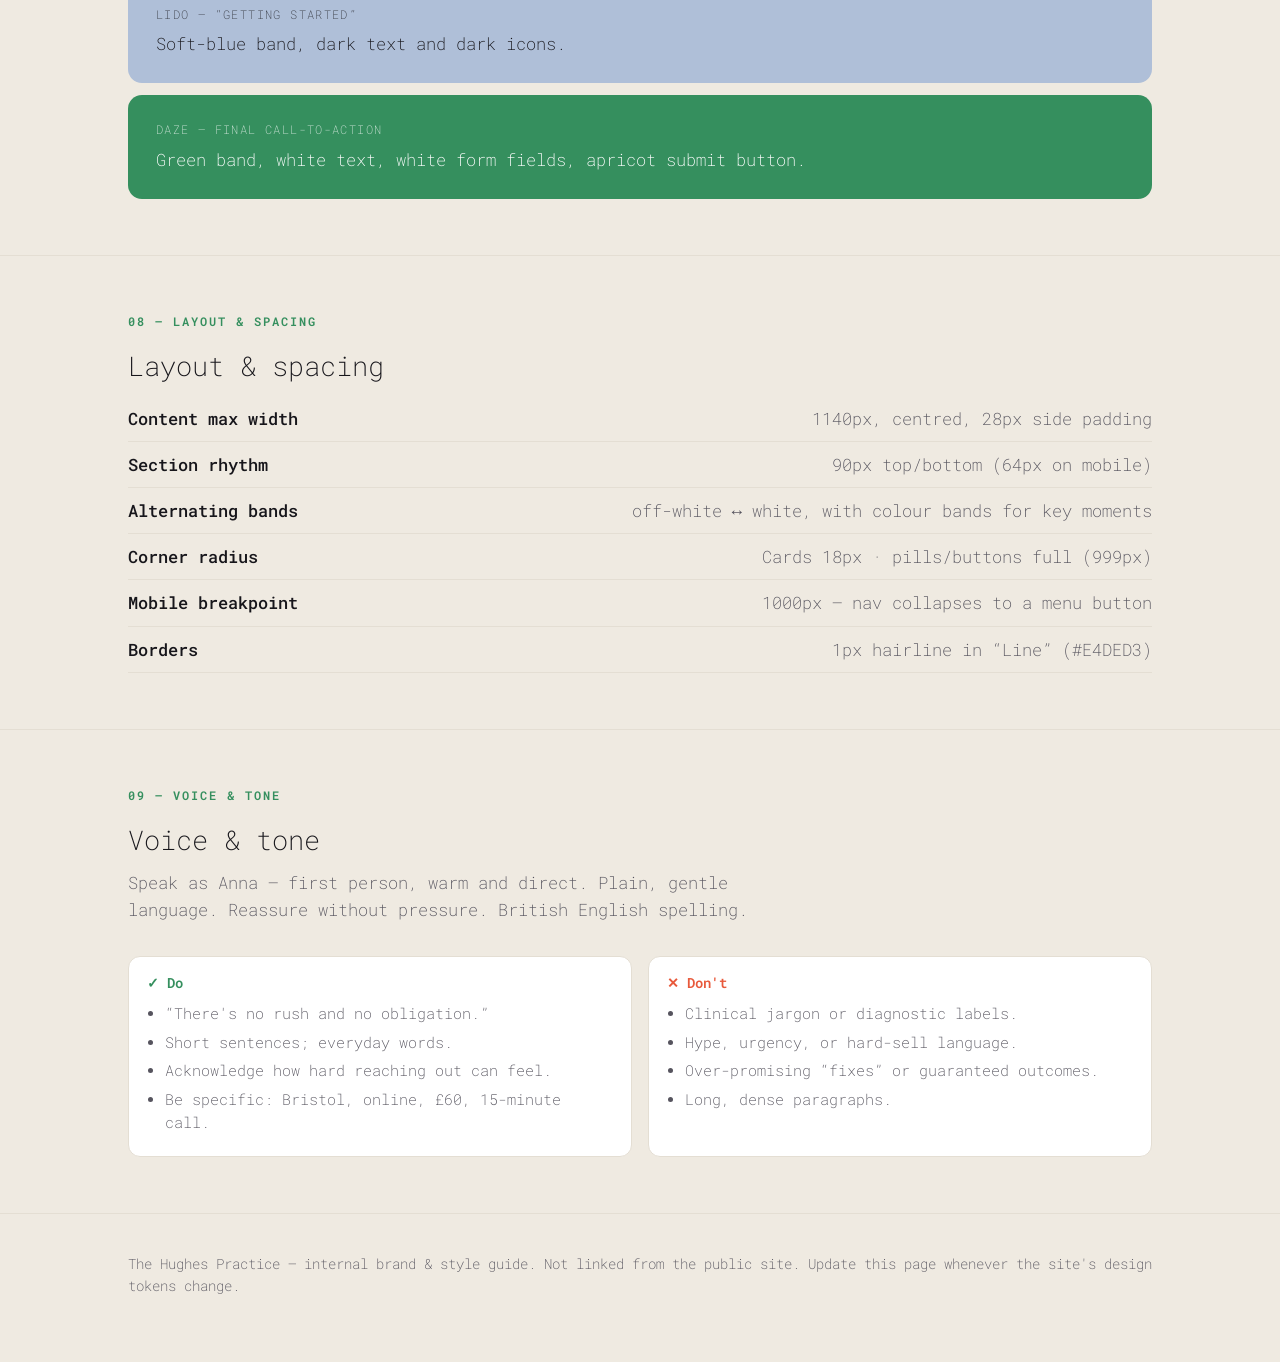
<file: styleguide.html>
<!DOCTYPE html>
<html lang="en-GB">
<head>
<meta charset="UTF-8">
<meta name="viewport" content="width=device-width, initial-scale=1.0">
<title>The Hughes Practice — Brand & Style Guide</title>
<meta name="robots" content="noindex">
<meta name="description" content="Internal brand and style guide for The Hughes Practice website: colours, typography, logo, buttons, components and tone of voice.">
<link rel="icon" type="image/png" href="favicon.png">
<link rel="preconnect" href="https://fonts.googleapis.com">
<link rel="preconnect" href="https://fonts.gstatic.com" crossorigin>
<link href="https://fonts.googleapis.com/css2?family=Roboto+Mono:ital,wght@0,200;0,300;0,400;0,500;0,600;1,200;1,300&display=swap" rel="stylesheet">
<style>
  :root{
    /* Brand palette */
    --lido:#AFBFD8;      /* LIDO — soft blue */
    --eros:#CB7FB4;      /* EROS — pink */
    --brisk:#EFEAE1;     /* BRISK — off-white */
    --daze:#358F5E;      /* DAZE — green */
    --apricot:#F1AB85;   /* APRICOT — warm accent */
    --coral:#E8593B;     /* Coral — call-to-action accent */
    --ink:#17161B;       /* near-black text */
    --ink-soft:#56545E;  /* muted text */
    --dark:#1C1C22;      /* near-black surface */
    --line:#E4DED3;      /* hairline borders */
    --paper:#FFFFFF;
    --mono:"Roboto Mono",ui-monospace,monospace;
  }
  *{box-sizing:border-box;margin:0;padding:0}
  html{scroll-behavior:smooth}
  body{font-family:var(--mono);font-weight:200;color:var(--ink);background:var(--brisk);line-height:1.6;font-size:17px;-webkit-font-smoothing:antialiased}
  .wrap{max-width:1080px;margin:0 auto;padding:0 28px}

  /* ---- page header ---- */
  header.sg{background:var(--paper);border-bottom:1px solid var(--line);padding:56px 0 44px}
  header.sg .kicker{font-size:.78rem;letter-spacing:.16em;text-transform:uppercase;color:var(--daze);font-weight:600;margin-bottom:16px}
  header.sg h1{font-size:clamp(2rem,5vw,3.2rem);font-weight:200;line-height:1.1;margin-bottom:16px}
  header.sg p{color:var(--ink-soft);max-width:60ch}
  header.sg img{height:52px;width:auto;display:block;margin-bottom:28px}

  /* ---- section scaffolding ---- */
  section.sg{padding:56px 0;border-bottom:1px solid var(--line)}
  .sg-num{font-size:.78rem;letter-spacing:.16em;text-transform:uppercase;color:var(--daze);font-weight:600;margin-bottom:12px}
  h2.sg{font-size:1.7rem;font-weight:200;margin-bottom:8px}
  .sg-lead{color:var(--ink-soft);max-width:66ch;margin-bottom:32px}
  h3.sg{font-size:1.05rem;font-weight:500;margin:28px 0 14px;letter-spacing:.01em}
  p+p{margin-top:12px}
  .muted{color:var(--ink-soft)}
  code{font-family:var(--mono);font-weight:400;background:var(--paper);border:1px solid var(--line);border-radius:6px;padding:1px 7px;font-size:.86em}

  /* ---- colour swatches ---- */
  .swatch-grid{display:grid;grid-template-columns:repeat(auto-fill,minmax(220px,1fr));gap:18px}
  .swatch{border:1px solid var(--line);border-radius:14px;overflow:hidden;background:var(--paper)}
  .swatch .chip{height:96px;display:flex;align-items:flex-end;padding:10px 12px}
  .swatch .chip span{font-size:.72rem;font-weight:500;background:rgba(255,255,255,.85);color:#17161B;padding:2px 7px;border-radius:5px}
  .swatch .chip.on-dark span{background:rgba(0,0,0,.35);color:#fff}
  .swatch .meta{padding:12px 14px 15px}
  .swatch .meta b{font-weight:600;font-size:.95rem;display:block}
  .swatch .meta .hex{font-weight:400;font-size:.82rem;color:var(--ink-soft);letter-spacing:.02em;margin:2px 0 8px}
  .swatch .meta .role{font-size:.82rem;color:var(--ink-soft);line-height:1.45}

  /* ---- type specimens ---- */
  .spec{border:1px solid var(--line);border-radius:14px;background:var(--paper);padding:22px 24px;margin-bottom:14px}
  .spec .label{font-size:.72rem;letter-spacing:.1em;text-transform:uppercase;color:var(--ink-soft);margin-bottom:12px}
  .weights span{display:inline-block;margin:0 22px 10px 0}
  .w2{font-weight:200}.w3{font-weight:300}.w4{font-weight:400}.w5{font-weight:500}.w6{font-weight:600}

  /* ---- buttons (mirrors site) ---- */
  .btn{display:inline-block;font-family:var(--mono);font-weight:600;font-size:.95rem;text-decoration:none;cursor:pointer;border:none;padding:13px 24px;border-radius:999px}
  .btn-hero{background:var(--eros);color:#17161B;font-weight:300;text-transform:uppercase;letter-spacing:.12em}
  .btn-nav{background:var(--coral);color:#fff}
  .btn-ghost{background:transparent;color:var(--daze);border:1.5px solid var(--daze);padding:11px 22px}
  .btn-light{background:var(--apricot);color:var(--dark)}
  .btn-row{display:flex;flex-wrap:wrap;gap:14px;align-items:center}

  /* ---- component demos ---- */
  .demo{border:1px solid var(--line);border-radius:14px;background:var(--paper);padding:24px;margin-top:14px}
  .demo.tint{background:var(--brisk)}
  .bicon{width:56px;height:56px;border-radius:50%;display:inline-flex;align-items:center;justify-content:center;color:#17161B;font-weight:600}
  .tags{display:flex;flex-wrap:wrap;gap:12px}
  .tag{border:none;padding:12px 22px;border-radius:999px;font-size:.98rem;font-weight:200}
  .tag.eros{background:var(--eros);color:#17161B}
  .tag.lido{background:var(--lido);color:#17161B}
  .tag.daze{background:var(--daze);color:#fff}
  .tag.apricot{background:var(--apricot);color:#17161B}
  .card{background:var(--paper);border:1px solid var(--line);border-radius:18px;padding:26px}
  .quote-demo{background:var(--paper);border:1px solid var(--line);border-radius:18px;padding:26px;max-width:360px}
  .quote-demo .mark{font-size:2.2rem;color:var(--apricot);display:block;line-height:.4;margin-bottom:14px}
  .quote-demo p{font-style:italic;font-weight:200}
  .quote-demo .who{font-style:normal;color:var(--ink-soft);font-size:.85rem;margin-top:12px}
  details.acc{border-top:1px solid var(--line);border-bottom:1px solid var(--line)}
  details.acc>summary{cursor:pointer;list-style:none;display:flex;align-items:baseline;gap:14px;padding:18px 2px;font-weight:400}
  details.acc>summary::-webkit-details-marker{display:none}
  details.acc>summary::before{content:"";flex:0 0 auto;position:relative;top:2px;width:0;height:0;border-left:8px solid var(--daze);border-top:6px solid transparent;border-bottom:6px solid transparent;transition:transform .2s}
  details.acc[open]>summary::before{transform:rotate(90deg)}
  details.acc .a{padding:0 2px 18px 26px;color:var(--ink-soft)}
  .band-demo{border-radius:14px;padding:26px 28px;margin-top:12px}
  .band-lido{background:var(--lido);color:#17161B}
  .band-daze{background:var(--daze);color:#fff}
  .band-brisk{background:var(--brisk);color:#17161B;border:1px solid var(--line)}
  .band-demo .t{font-size:.72rem;letter-spacing:.12em;text-transform:uppercase;opacity:.75;margin-bottom:6px}

  /* do / don't */
  .dd{display:grid;grid-template-columns:1fr 1fr;gap:16px;margin-top:8px}
  .dd .box{border:1px solid var(--line);border-radius:12px;padding:16px 18px;background:var(--paper)}
  .dd .box .h{font-weight:600;font-size:.85rem;margin-bottom:8px;display:flex;align-items:center;gap:8px}
  .dd .do .h{color:var(--daze)}
  .dd .dont .h{color:var(--coral)}
  .dd ul{margin:0 0 0 18px}.dd li{margin-bottom:5px;font-size:.92rem;color:var(--ink-soft)}

  ul.clean{list-style:none;margin-top:6px}
  ul.clean li{padding:9px 0;border-bottom:1px solid var(--line);display:flex;justify-content:space-between;gap:20px;flex-wrap:wrap}
  ul.clean li b{font-weight:500}
  ul.clean li span{color:var(--ink-soft);text-align:right}

  footer.sg{padding:40px 0 64px;color:var(--ink-soft);font-size:.85rem}
  @media (max-width:640px){.dd{grid-template-columns:1fr}}
  @media print{
    *{-webkit-print-color-adjust:exact;print-color-adjust:exact}
    body{background:#fff}
    section.sg{padding:26px 0;border-bottom:1px solid var(--line)}
    header.sg{padding:24px 0 20px}
    .swatch,.spec,.demo,.quote-demo,.card,.dd .box,.band-demo{break-inside:avoid}
    h2.sg,h3.sg{break-after:avoid}
  }
</style>
</head>
<body>

<header class="sg">
  <div class="wrap">
    <img src="logo.png" alt="The Hughes Practice">
    <div class="kicker">Brand &amp; Style Guide</div>
    <h1>The Hughes Practice</h1>
    <p>A single reference for how the website looks, sounds and behaves — so every future change stays consistent. Colours, type and components below mirror the live site exactly.</p>
  </div>
</header>

<!-- 01 PERSONALITY -->
<section class="sg">
  <div class="wrap">
    <div class="sg-num">01 — Personality</div>
    <h2 class="sg">Brand personality</h2>
    <p class="sg-lead">Warm, calm and human, with quiet confidence. The practice should feel like a safe, unhurried space — never clinical, never salesy. Modern and considered, but soft.</p>
    <div class="tags">
      <span class="tag lido">Calm</span>
      <span class="tag eros">Warm</span>
      <span class="tag daze">Trustworthy</span>
      <span class="tag apricot">Unhurried</span>
      <span class="tag lido">Human</span>
      <span class="tag eros">Approachable</span>
    </div>
  </div>
</section>

<!-- 02 LOGO -->
<section class="sg">
  <div class="wrap">
    <div class="sg-num">02 — Logo</div>
    <h2 class="sg">Logo</h2>
    <p class="sg-lead">The wordmark reads <b>THE HUGHES PRACTICE</b> with the subtitle <b>THERAPY FOR REAL LIFE</b>. Both are set in <b>Roboto</b>, with custom letter-spacing and an outline effect applied in Canva (baked into the artwork).</p>
    <div class="demo"><img src="logo.png" alt="Logo on light" style="height:60px;width:auto"></div>
    <div class="demo" style="background:var(--dark)"><img src="logo.png" alt="Logo on dark" style="height:60px;width:auto;filter:invert(1) brightness(1.6)"></div>
    <h3 class="sg">Usage</h3>
    <div class="dd">
      <div class="box do">
        <div class="h">✓ Do</div>
        <ul>
          <li>Use the black wordmark on light backgrounds (BRISK / white).</li>
          <li>On dark backgrounds, use an off-white version of the wordmark.</li>
          <li>Give it clear space; keep it around 50px tall in the header.</li>
        </ul>
      </div>
      <div class="box dont">
        <div class="h">✕ Don't</div>
        <ul>
          <li>Place the black logo on a dark or busy background.</li>
          <li>Stretch, recolour arbitrarily, or add effects.</li>
          <li>Re-type the name in another font instead of using the artwork.</li>
        </ul>
      </div>
    </div>
  </div>
</section>

<!-- 03 COLOUR -->
<section class="sg">
  <div class="wrap">
    <div class="sg-num">03 — Colour</div>
    <h2 class="sg">Colour palette</h2>
    <p class="sg-lead">A clean off-white canvas with pops of colour. Named brand colours carry the personality; neutrals carry the text. Use one or two colour accents per section — never all at once.</p>

    <h3 class="sg">Brand colours</h3>
    <div class="swatch-grid">
      <div class="swatch">
        <div class="chip on-dark" style="background:#AFBFD8"><span>LIDO</span></div>
        <div class="meta"><b>LIDO — Soft blue</b><div class="hex">#AFBFD8</div><div class="role">Announcement bar, the “Getting started” band, calm accents. Use dark text on it.</div></div>
      </div>
      <div class="swatch">
        <div class="chip on-dark" style="background:#CB7FB4"><span>EROS</span></div>
        <div class="meta"><b>EROS — Pink</b><div class="hex">#CB7FB4</div><div class="role">Primary hero CTA, benefit icon circles, playful accents. Dark text on it.</div></div>
      </div>
      <div class="swatch">
        <div class="chip on-dark" style="background:#358F5E"><span>DAZE</span></div>
        <div class="meta"><b>DAZE — Green</b><div class="hex">#358F5E</div><div class="role">Primary accent: links, final CTA band, accordion markers. White text on it.</div></div>
      </div>
      <div class="swatch">
        <div class="chip on-dark" style="background:#F1AB85"><span>APRICOT</span></div>
        <div class="meta"><b>APRICOT — Warm</b><div class="hex">#F1AB85</div><div class="role">“Send message” button, testimonial quote marks, warm accent. Dark text.</div></div>
      </div>
      <div class="swatch">
        <div class="chip"><span>BRISK</span></div>
        <div class="meta"><b>BRISK — Off-white</b><div class="hex">#EFEAE1</div><div class="role">The base page background, nav, and footer. The calm canvas everything sits on.</div></div>
      </div>
      <div class="swatch">
        <div class="chip on-dark" style="background:#E8593B"><span>Coral</span></div>
        <div class="meta"><b>Coral — Action</b><div class="hex">#E8593B</div><div class="role">Reserved for the “Book a free call” nav button. High-energy; use sparingly.</div></div>
      </div>
    </div>

    <h3 class="sg">Neutrals &amp; text</h3>
    <div class="swatch-grid">
      <div class="swatch">
        <div class="chip on-dark" style="background:#17161B"><span>Ink</span></div>
        <div class="meta"><b>Ink</b><div class="hex">#17161B</div><div class="role">Default text and headings.</div></div>
      </div>
      <div class="swatch">
        <div class="chip on-dark" style="background:#56545E"><span>Ink soft</span></div>
        <div class="meta"><b>Ink soft</b><div class="hex">#56545E</div><div class="role">Secondary / supporting text.</div></div>
      </div>
      <div class="swatch">
        <div class="chip on-dark" style="background:#1C1C22"><span>Dark</span></div>
        <div class="meta"><b>Dark surface</b><div class="hex">#1C1C22</div><div class="role">Near-black; used sparingly for contrast (e.g. button text on apricot).</div></div>
      </div>
      <div class="swatch">
        <div class="chip"><span>White</span></div>
        <div class="meta"><b>Paper</b><div class="hex">#FFFFFF</div><div class="role">Cards, form fields, alternating section background.</div></div>
      </div>
      <div class="swatch">
        <div class="chip"><span>Line</span></div>
        <div class="meta"><b>Hairline</b><div class="hex">#E4DED3</div><div class="role">Borders, dividers, card outlines.</div></div>
      </div>
    </div>
  </div>
</section>

<!-- 04 TYPOGRAPHY -->
<section class="sg">
  <div class="wrap">
    <div class="sg-num">04 — Typography</div>
    <h2 class="sg">Typography</h2>
    <p class="sg-lead">One typeface throughout: <b>Roboto Mono</b> (Google Fonts). The monospace character gives the brand its distinctive, considered feel. Body text is <b>ExtraLight (200)</b>; heavier weights are used only for emphasis and small labels.</p>

    <div class="spec">
      <div class="label">Heading — ExtraLight 200</div>
      <div style="font-size:2.6rem;font-weight:200;line-height:1.1">Sometimes life can feel hard</div>
    </div>
    <div class="spec">
      <div class="label">Body — ExtraLight 200 · 17–18px · line-height 1.6</div>
      <div style="font-weight:200">Therapy offers a space to untangle difficult thoughts and feelings, allowing you to find a way forward with greater clarity and confidence.</div>
    </div>
    <div class="spec">
      <div class="label">Emphasis — Italic</div>
      <div style="font-weight:200;font-style:italic">things can begin to shift.</div>
    </div>
    <div class="spec">
      <div class="label">Small label / eyebrow — 600, uppercase, tracked</div>
      <div style="font-weight:600;text-transform:uppercase;letter-spacing:.14em;font-size:.82rem;color:var(--eros)">What I help with</div>
    </div>
    <div class="spec">
      <div class="label">Available weights</div>
      <div class="weights">
        <span class="w2">200 ExtraLight — body</span>
        <span class="w3">300 Light — spaced CTAs</span>
        <span class="w4">400 Regular — links</span>
        <span class="w5">500 Medium — sub-labels</span>
        <span class="w6">600 SemiBold — small caps labels</span>
      </div>
    </div>
  </div>
</section>

<!-- 05 BUTTONS -->
<section class="sg">
  <div class="wrap">
    <div class="sg-num">05 — Buttons</div>
    <h2 class="sg">Buttons</h2>
    <p class="sg-lead">All buttons are fully-rounded pills. Each has a defined role — don't mix their colours or purposes.</p>
    <div class="demo">
      <div class="btn-row">
        <a class="btn btn-hero">Arrange a free call</a>
        <a class="btn btn-nav">Book a free call →</a>
        <a class="btn btn-light">Send message</a>
        <a class="btn btn-ghost">Secondary</a>
      </div>
    </div>
    <ul class="clean">
      <li><b>Hero CTA (EROS pink)</b> <span>Main page call-to-action · uppercase, letter-spaced, light weight</span></li>
      <li><b>Nav button (Coral)</b> <span>“Book a free call” in the header only · white text</span></li>
      <li><b>Light (Apricot)</b> <span>Form submit (“Send message”) · dark text</span></li>
      <li><b>Ghost (Green outline)</b> <span>Low-emphasis secondary actions</span></li>
    </ul>
  </div>
</section>

<!-- 06 ICONOGRAPHY -->
<section class="sg">
  <div class="wrap">
    <div class="sg-num">06 — Iconography &amp; imagery</div>
    <h2 class="sg">Iconography &amp; imagery</h2>
    <p class="sg-lead">Simple single-line icons, drawn in black at an even, medium stroke weight (~2px). Keep all icons in one visual family and one weight.</p>
    <div class="demo">
      <div style="display:flex;gap:22px;align-items:center;flex-wrap:wrap">
        <span class="bicon" style="background:#CB7FB4"><img src="icon-heard.png" alt="" style="width:30px;height:30px;filter:brightness(0)"></span>
        <span class="bicon" style="background:#AFBFD8"><img src="icon-understand.png" alt="" style="width:30px;height:30px;filter:brightness(0)"></span>
        <span class="bicon" style="background:#F1AB85"><img src="icon-calm.png" alt="" style="width:30px;height:30px;filter:brightness(0)"></span>
        <span class="bicon" style="background:#CB7FB4"><img src="icon-change.png" alt="" style="width:30px;height:30px;filter:brightness(0)"></span>
      </div>
      <p class="muted" style="margin-top:16px;font-size:.9rem">Benefit icons: 56px circle, icon in black, circle colour rotates EROS → LIDO → APRICOT.</p>
    </div>
    <h3 class="sg">Photography &amp; illustration</h3>
    <p class="muted">Real, natural portraiture (soft, warm, in-context). Decorative illustration is single-line and minimal — like the hero flower. Both stay understated so the words lead.</p>
  </div>
</section>

<!-- 07 COMPONENTS -->
<section class="sg">
  <div class="wrap">
    <div class="sg-num">07 — Components</div>
    <h2 class="sg">Components</h2>

    <h3 class="sg">Announcement bar</h3>
    <div class="band-demo band-lido"><div class="t">LIDO strip · top of page</div>A slim soft-blue band for a light, optional message.</div>

    <h3 class="sg">Colour tags</h3>
    <div class="demo">
      <div class="tags">
        <span class="tag eros">Anxiety &amp; worry</span>
        <span class="tag lido">Low mood</span>
        <span class="tag daze">Relationships</span>
        <span class="tag apricot">Grief &amp; loss</span>
      </div>
      <p class="muted" style="margin-top:14px;font-size:.9rem">Pills rotate EROS → LIDO → DAZE → APRICOT, each with a legible text colour (dark on light fills, white on green).</p>
    </div>

    <h3 class="sg">Card &amp; testimonial</h3>
    <div class="demo tint" style="display:flex;gap:16px;flex-wrap:wrap">
      <div class="card" style="flex:1;min-width:220px"><b style="font-weight:500">Where</b><p class="muted" style="margin-top:8px">In person in Bristol, or online by video anywhere in the UK.</p></div>
      <div class="quote-demo"><span class="mark">“</span><p>Anna has a wonderful way of making people feel truly understood.</p><p class="who">— Sally</p></div>
    </div>

    <h3 class="sg">Accordion / disclosure</h3>
    <div class="demo">
      <details class="acc" open>
        <summary>How much does a session cost?</summary>
        <div class="a">Sessions are £60 and last 50 minutes. A green triangle marker rotates when open.</div>
      </details>
    </div>

    <h3 class="sg">Section bands</h3>
    <div class="band-demo band-brisk"><div class="t">BRISK — default</div>Most sections: off-white canvas, dark text.</div>
    <div class="band-demo band-lido"><div class="t">LIDO — “Getting started”</div>Soft-blue band, dark text and dark icons.</div>
    <div class="band-demo band-daze"><div class="t">DAZE — final call-to-action</div>Green band, white text, white form fields, apricot submit button.</div>
  </div>
</section>

<!-- 08 LAYOUT -->
<section class="sg">
  <div class="wrap">
    <div class="sg-num">08 — Layout &amp; spacing</div>
    <h2 class="sg">Layout &amp; spacing</h2>
    <ul class="clean">
      <li><b>Content max width</b> <span>1140px, centred, 28px side padding</span></li>
      <li><b>Section rhythm</b> <span>90px top/bottom (64px on mobile)</span></li>
      <li><b>Alternating bands</b> <span>off-white ↔ white, with colour bands for key moments</span></li>
      <li><b>Corner radius</b> <span>Cards 18px · pills/buttons full (999px)</span></li>
      <li><b>Mobile breakpoint</b> <span>1000px — nav collapses to a menu button</span></li>
      <li><b>Borders</b> <span>1px hairline in “Line” (#E4DED3)</span></li>
    </ul>
  </div>
</section>

<!-- 09 VOICE -->
<section class="sg">
  <div class="wrap">
    <div class="sg-num">09 — Voice &amp; tone</div>
    <h2 class="sg">Voice &amp; tone</h2>
    <p class="sg-lead">Speak as Anna — first person, warm and direct. Plain, gentle language. Reassure without pressure. British English spelling.</p>
    <div class="dd">
      <div class="box do">
        <div class="h">✓ Do</div>
        <ul>
          <li>“There's no rush and no obligation.”</li>
          <li>Short sentences; everyday words.</li>
          <li>Acknowledge how hard reaching out can feel.</li>
          <li>Be specific: Bristol, online, £60, 15-minute call.</li>
        </ul>
      </div>
      <div class="box dont">
        <div class="h">✕ Don't</div>
        <ul>
          <li>Clinical jargon or diagnostic labels.</li>
          <li>Hype, urgency, or hard-sell language.</li>
          <li>Over-promising “fixes” or guaranteed outcomes.</li>
          <li>Long, dense paragraphs.</li>
        </ul>
      </div>
    </div>
  </div>
</section>

<footer class="sg">
  <div class="wrap">
    The Hughes Practice — internal brand &amp; style guide. Not linked from the public site. Update this page whenever the site's design tokens change.
  </div>
</footer>

</body>
</html>
</file>
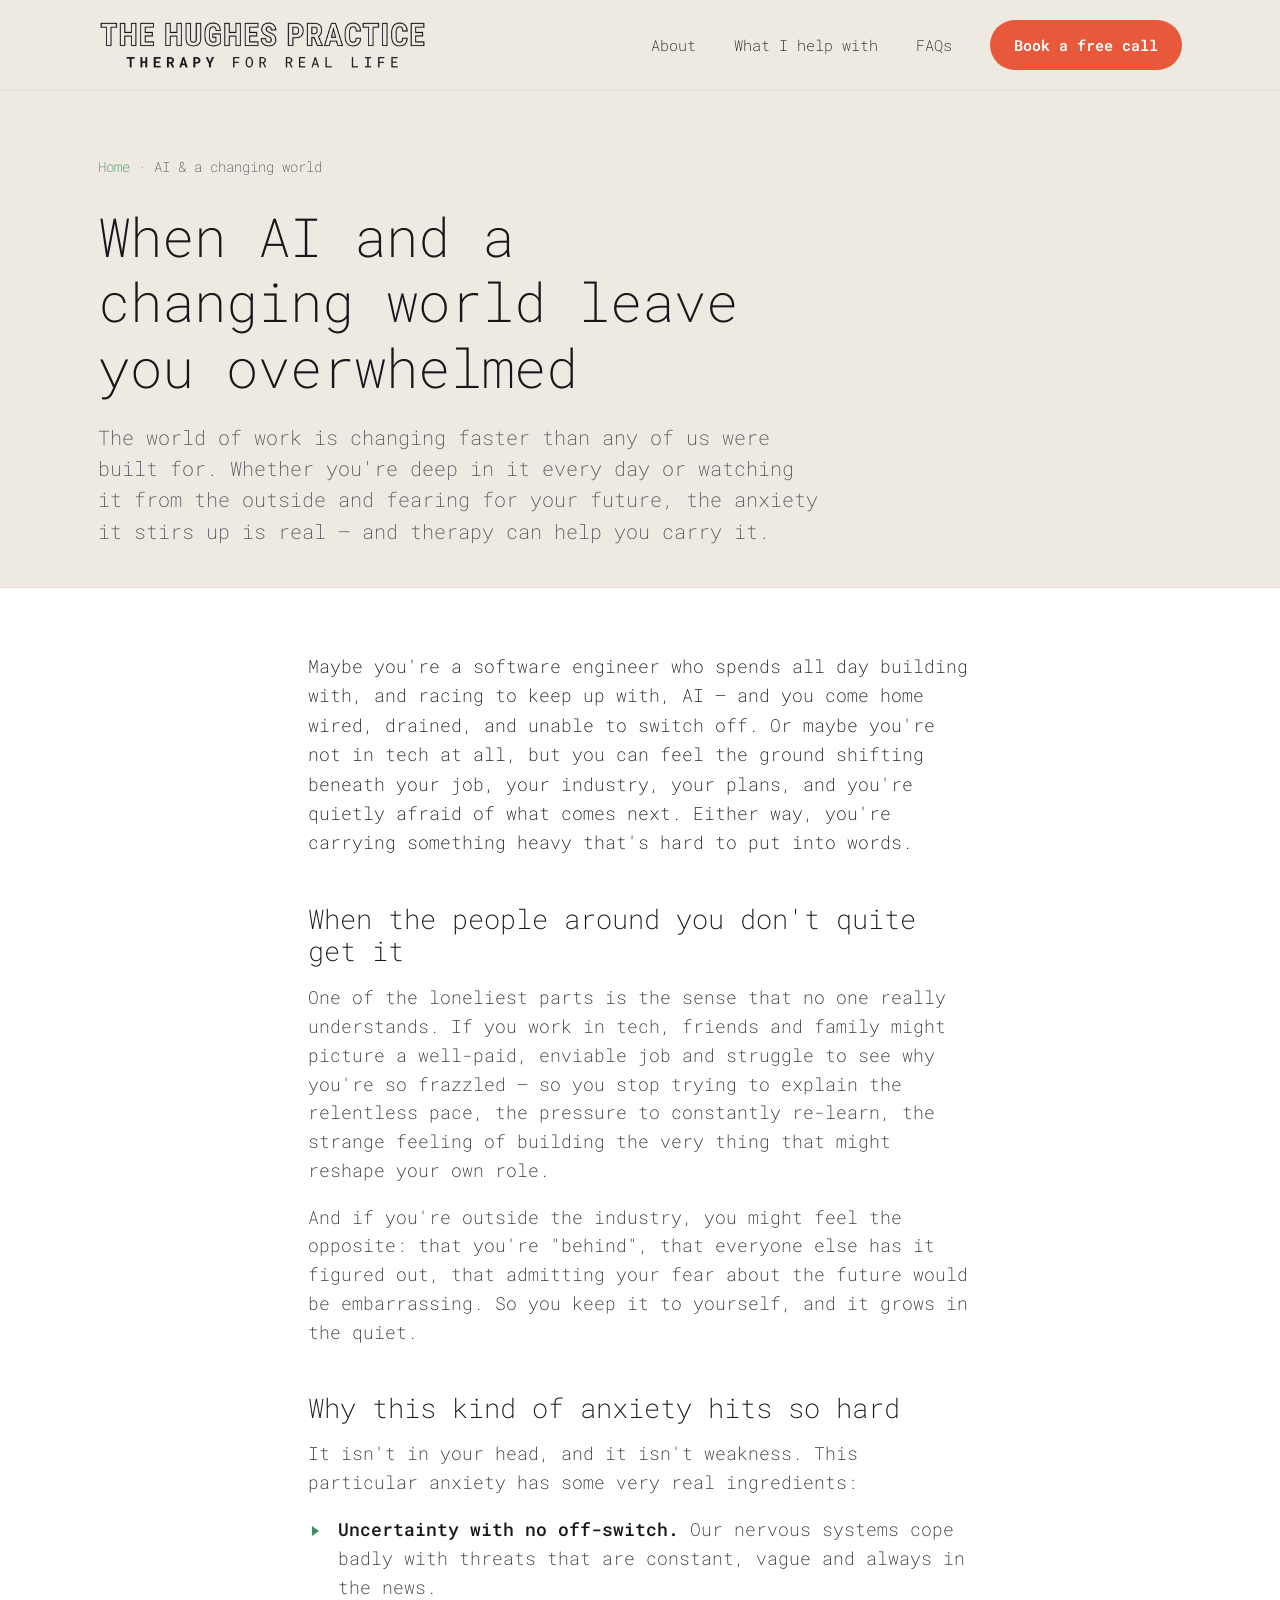
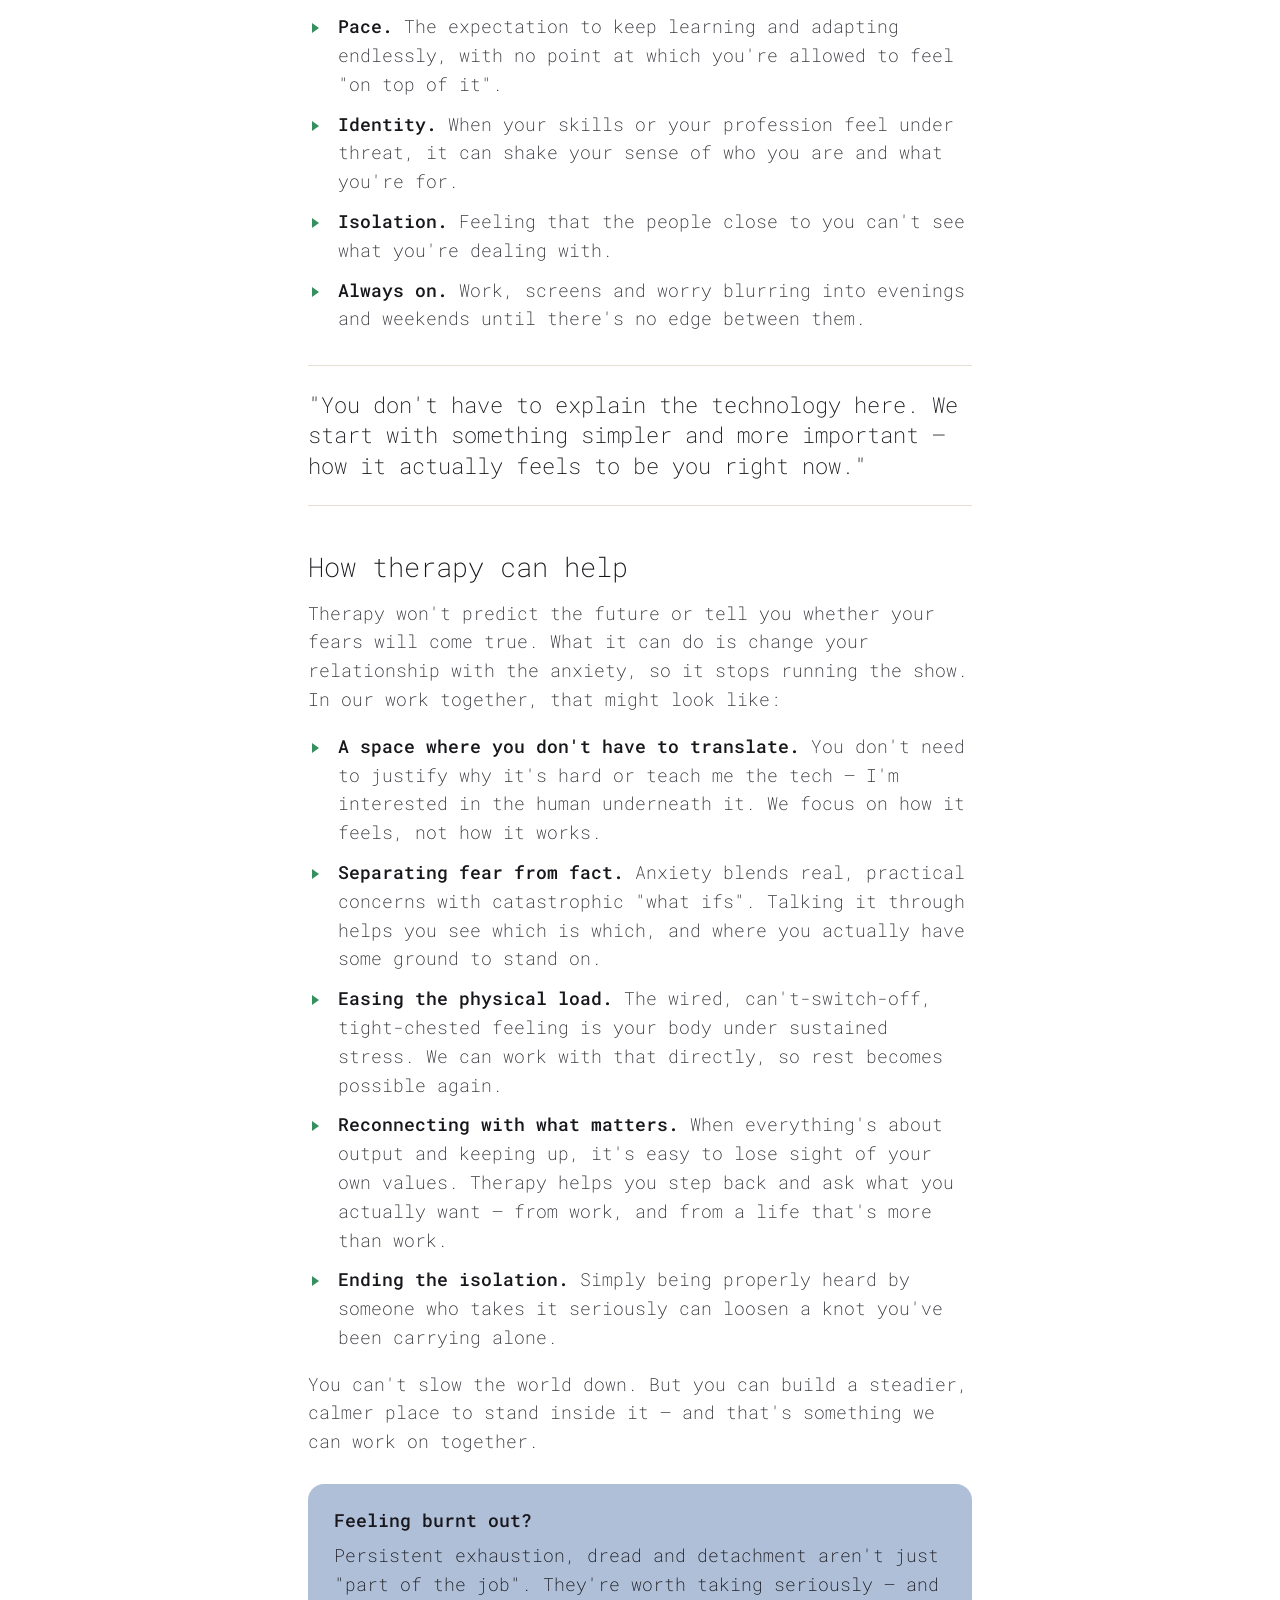
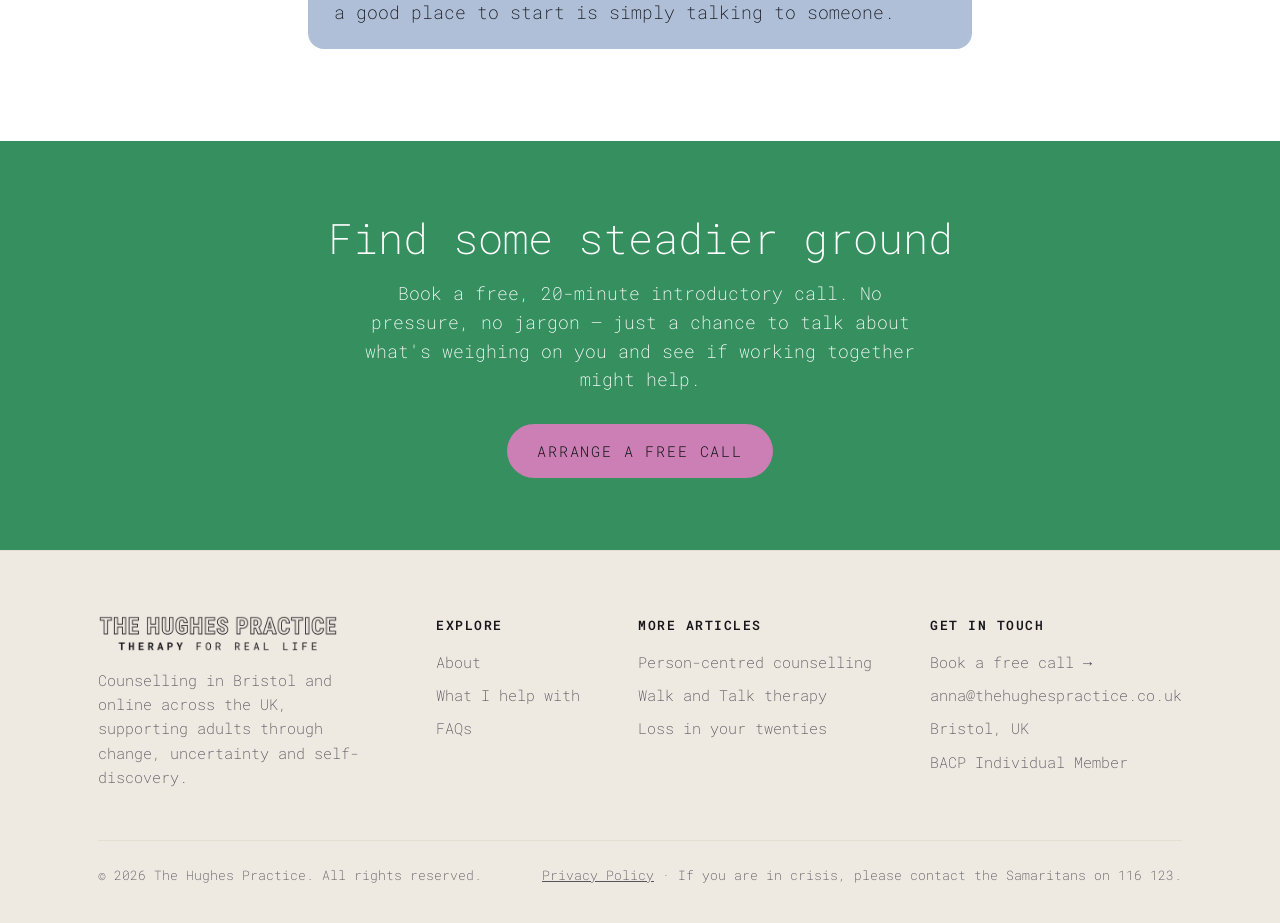
<file: therapy-for-ai-and-work-anxiety.html>
<!DOCTYPE html>
<html lang="en-GB">
<head>
<meta charset="UTF-8">
<meta name="viewport" content="width=device-width, initial-scale=1.0">
<title>Feeling overwhelmed by AI and a changing world | The Hughes Practice</title>
<meta name="description" content="For software engineers working with AI and anyone anxious about a fast-changing world of work. How therapy can help with the overwhelm, isolation and fear for the future. Anna Hughes — Bristol & online.">
<link rel="canonical" href="https://www.thehughespractice.co.uk/therapy-for-ai-and-work-anxiety.html">
<meta name="theme-color" content="#EFEAE1">
<link rel="icon" href="favicon.svg" type="image/svg+xml">
<link rel="apple-touch-icon" href="apple-touch-icon.png">
<meta property="og:type" content="website">
<meta property="og:site_name" content="The Hughes Practice">
<meta property="og:title" content="Feeling overwhelmed by AI and a changing world">
<meta property="og:description" content="Frazzled by AI at work, or fearful of how fast the world is changing? How therapy can help ease the anxiety.">
<meta property="og:url" content="https://www.thehughespractice.co.uk/therapy-for-ai-and-work-anxiety.html">
<meta property="og:image" content="https://www.thehughespractice.co.uk/og-image.png">
<meta property="og:locale" content="en_GB">
<meta name="twitter:card" content="summary_large_image">
<link rel="preconnect" href="https://fonts.googleapis.com">
<link rel="preconnect" href="https://fonts.gstatic.com" crossorigin>
<link href="https://fonts.googleapis.com/css2?family=Roboto+Mono:ital,wght@0,200;0,300;0,400;0,500;0,600;1,200;1,300&display=swap" rel="stylesheet">
<link rel="stylesheet" href="landing.css">
</head>
<body>

<header class="nav">
  <div class="wrap nav-inner">
    <a href="index.html" class="brand"><img src="logo.png" alt="The Hughes Practice — therapy for real life"></a>
    <nav class="nav-links" id="navlinks">
      <a href="index.html#about">About</a>
      <a href="index.html#help">What I help with</a>
      <a href="index.html#faq">FAQs</a>
      <a href="index.html#contact" class="btn btn-primary">Book a free call</a>
    </nav>
    <button class="nav-toggle" id="navtoggle" aria-label="Open menu" aria-expanded="false"><svg width="24" height="24" viewBox="0 0 24 24" fill="none" stroke="currentColor" stroke-width="2.2" stroke-linecap="round" aria-hidden="true"><line x1="3" y1="6" x2="21" y2="6"/><line x1="3" y1="12" x2="21" y2="12"/><line x1="3" y1="18" x2="21" y2="18"/></svg></button>
  </div>
</header>

<section class="page-hero">
  <div class="wrap">
    <p class="crumb"><a href="index.html">Home</a> · AI &amp; a changing world</p>
    <h1>When AI and a changing world leave you overwhelmed</h1>
    <p class="standfirst">The world of work is changing faster than any of us were built for. Whether you're deep in it every day or watching it from the outside and fearing for your future, the anxiety it stirs up is real — and therapy can help you carry it.</p>
  </div>
</section>

<div class="article">
  <article class="prose">
    <p class="lead">Maybe you're a software engineer who spends all day building with, and racing to keep up with, AI — and you come home wired, drained, and unable to switch off. Or maybe you're not in tech at all, but you can feel the ground shifting beneath your job, your industry, your plans, and you're quietly afraid of what comes next. Either way, you're carrying something heavy that's hard to put into words.</p>

    <h2>When the people around you don't quite get it</h2>
    <p>One of the loneliest parts is the sense that no one really understands. If you work in tech, friends and family might picture a well-paid, enviable job and struggle to see why you're so frazzled — so you stop trying to explain the relentless pace, the pressure to constantly re-learn, the strange feeling of building the very thing that might reshape your own role.</p>
    <p>And if you're outside the industry, you might feel the opposite: that you're "behind", that everyone else has it figured out, that admitting your fear about the future would be embarrassing. So you keep it to yourself, and it grows in the quiet.</p>

    <h2>Why this kind of anxiety hits so hard</h2>
    <p>It isn't in your head, and it isn't weakness. This particular anxiety has some very real ingredients:</p>
    <ul>
      <li><strong>Uncertainty with no off-switch.</strong> Our nervous systems cope badly with threats that are constant, vague and always in the news.</li>
      <li><strong>Pace.</strong> The expectation to keep learning and adapting endlessly, with no point at which you're allowed to feel "on top of it".</li>
      <li><strong>Identity.</strong> When your skills or your profession feel under threat, it can shake your sense of who you are and what you're for.</li>
      <li><strong>Isolation.</strong> Feeling that the people close to you can't see what you're dealing with.</li>
      <li><strong>Always on.</strong> Work, screens and worry blurring into evenings and weekends until there's no edge between them.</li>
    </ul>

    <div class="pull">"You don't have to explain the technology here. We start with something simpler and more important — how it actually feels to be you right now."</div>

    <h2>How therapy can help</h2>
    <p>Therapy won't predict the future or tell you whether your fears will come true. What it can do is change your relationship with the anxiety, so it stops running the show. In our work together, that might look like:</p>
    <ul>
      <li><strong>A space where you don't have to translate.</strong> You don't need to justify why it's hard or teach me the tech — I'm interested in the human underneath it. We focus on how it feels, not how it works.</li>
      <li><strong>Separating fear from fact.</strong> Anxiety blends real, practical concerns with catastrophic "what ifs". Talking it through helps you see which is which, and where you actually have some ground to stand on.</li>
      <li><strong>Easing the physical load.</strong> The wired, can't-switch-off, tight-chested feeling is your body under sustained stress. We can work with that directly, so rest becomes possible again.</li>
      <li><strong>Reconnecting with what matters.</strong> When everything's about output and keeping up, it's easy to lose sight of your own values. Therapy helps you step back and ask what you actually want — from work, and from a life that's more than work.</li>
      <li><strong>Ending the isolation.</strong> Simply being properly heard by someone who takes it seriously can loosen a knot you've been carrying alone.</li>
    </ul>
    <p>You can't slow the world down. But you can build a steadier, calmer place to stand inside it — and that's something we can work on together.</p>

    <div class="note">
      <div class="t">Feeling burnt out?</div>
      Persistent exhaustion, dread and detachment aren't just "part of the job". They're worth taking seriously — and a good place to start is simply talking to someone.
    </div>
  </article>
</div>

<section class="cta">
  <div class="wrap">
    <h2>Find some steadier ground</h2>
    <p>Book a free, 20-minute introductory call. No pressure, no jargon — just a chance to talk about what's weighing on you and see if working together might help.</p>
    <a href="index.html#contact" class="btn btn-hero">Arrange a free call</a>
  </div>
</section>


<footer>
  <div class="wrap">
    <div class="foot-grid">
      <div class="foot-col">
        <img src="logo.png" alt="The Hughes Practice — therapy for real life">
        <p>Counselling in Bristol and online across the UK, supporting adults through change, uncertainty and self-discovery.</p>
      </div>
      <div class="foot-col">
        <h4>Explore</h4>
        <a href="index.html#about">About</a>
        <a href="index.html#help">What I help with</a>
        <a href="index.html#faq">FAQs</a>
      </div>
      <div class="foot-col">
        <h4>More articles</h4>
        <a href="person-centred-counselling.html">Person-centred counselling</a>
        <a href="walk-and-talk-therapy.html">Walk and Talk therapy</a>
        <a href="dealing-with-loss-in-your-twenties.html">Loss in your twenties</a>
      </div>
      <div class="foot-col">
        <h4>Get in touch</h4>
        <a href="index.html#contact">Book a free call →</a>
        <a href="mailto:anna@thehughespractice.co.uk">anna@thehughespractice.co.uk</a>
        <p>Bristol, UK</p>
        <p>BACP Individual Member</p>
      </div>
    </div>
    <div class="foot-bottom">
      <span>© 2026 The Hughes Practice. All rights reserved.</span>
      <span><a href="privacy.html">Privacy Policy</a> · If you are in crisis, please contact the Samaritans on 116 123.</span>
    </div>
  </div>
</footer>

<script type="application/ld+json">
{
  "@context": "https://schema.org",
  "@type": "WebPage",
  "name": "When AI and a changing world leave you overwhelmed",
  "description": "For software engineers working with AI and anyone anxious about a fast-changing world of work. How therapy can help with the overwhelm and fear for the future.",
  "inLanguage": "en-GB",
  "about": "Anxiety about AI and the changing world of work"
}
</script>
<script>
  var t=document.getElementById('navtoggle');
  var l=document.getElementById('navlinks');
  if(t&&l){t.addEventListener('click',function(){var o=l.classList.toggle('open');t.setAttribute('aria-expanded',o);});}
</script>

</body>
</html>
</file>
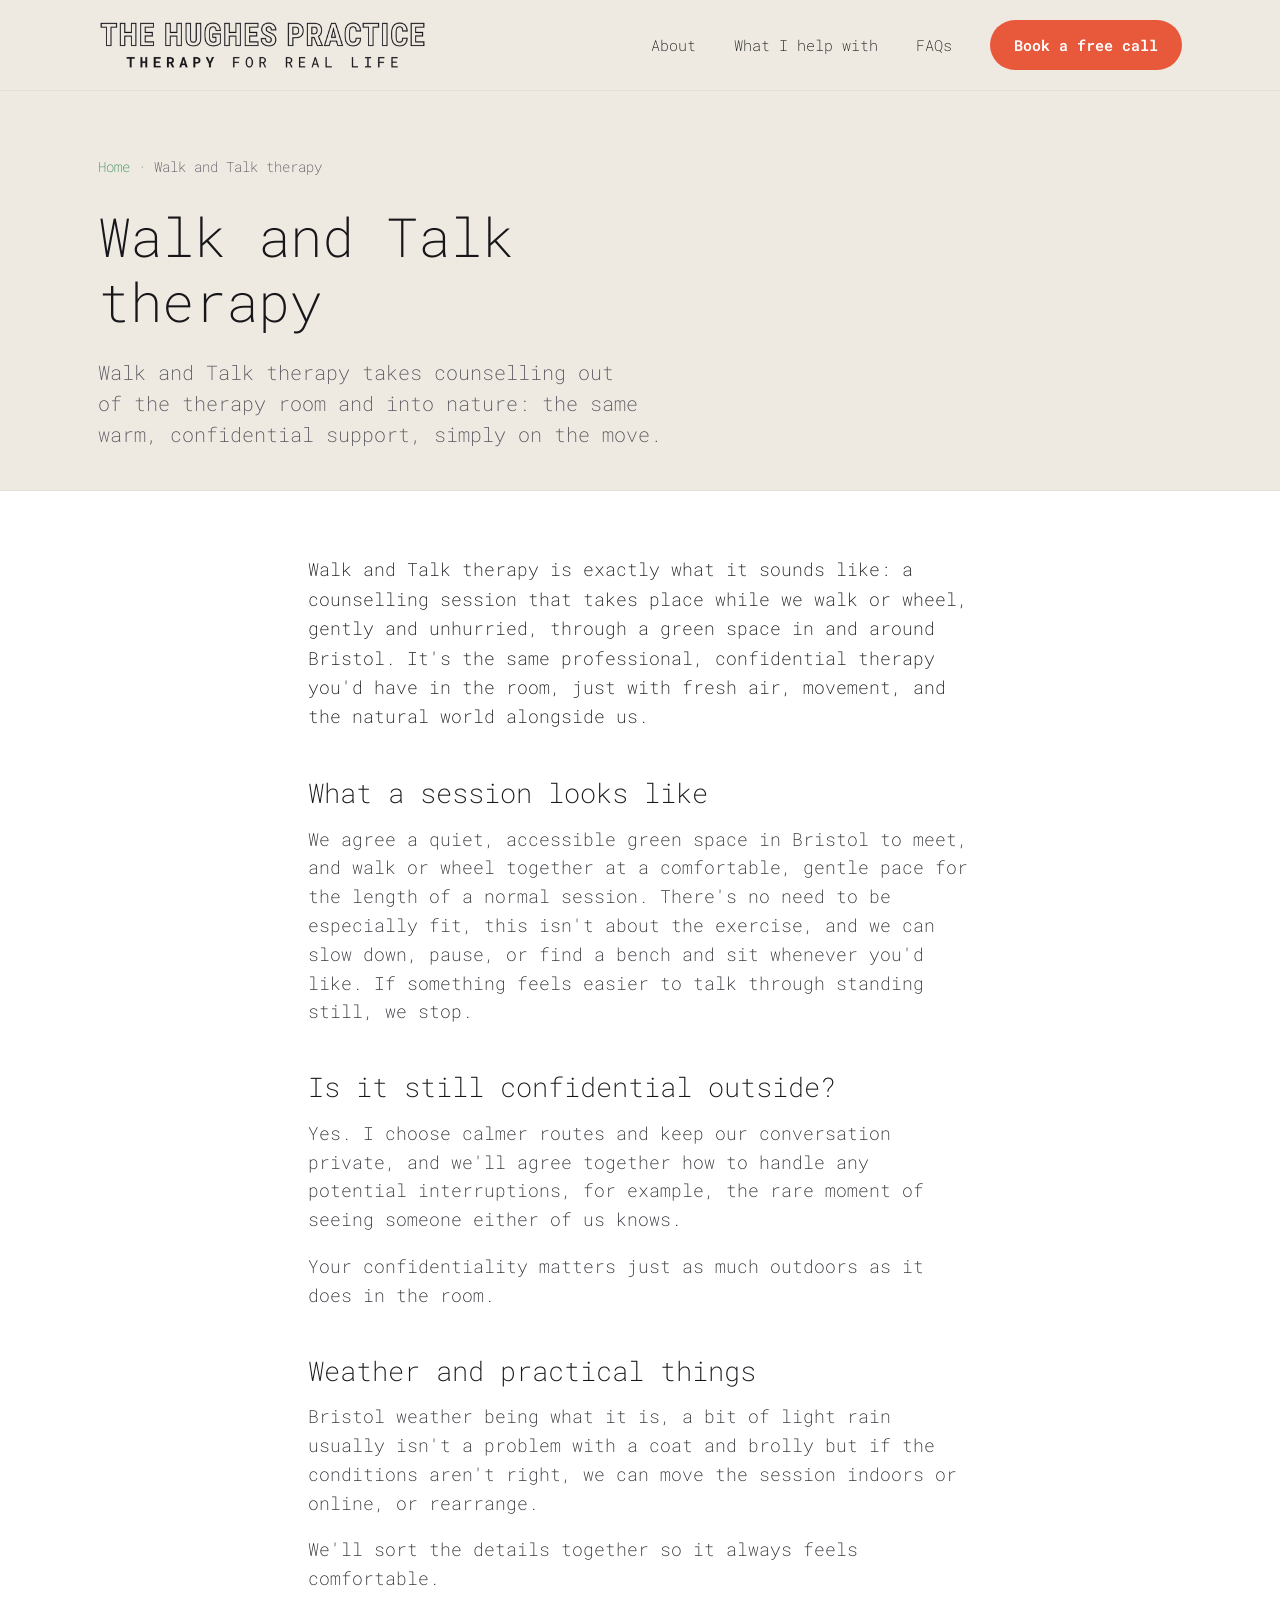
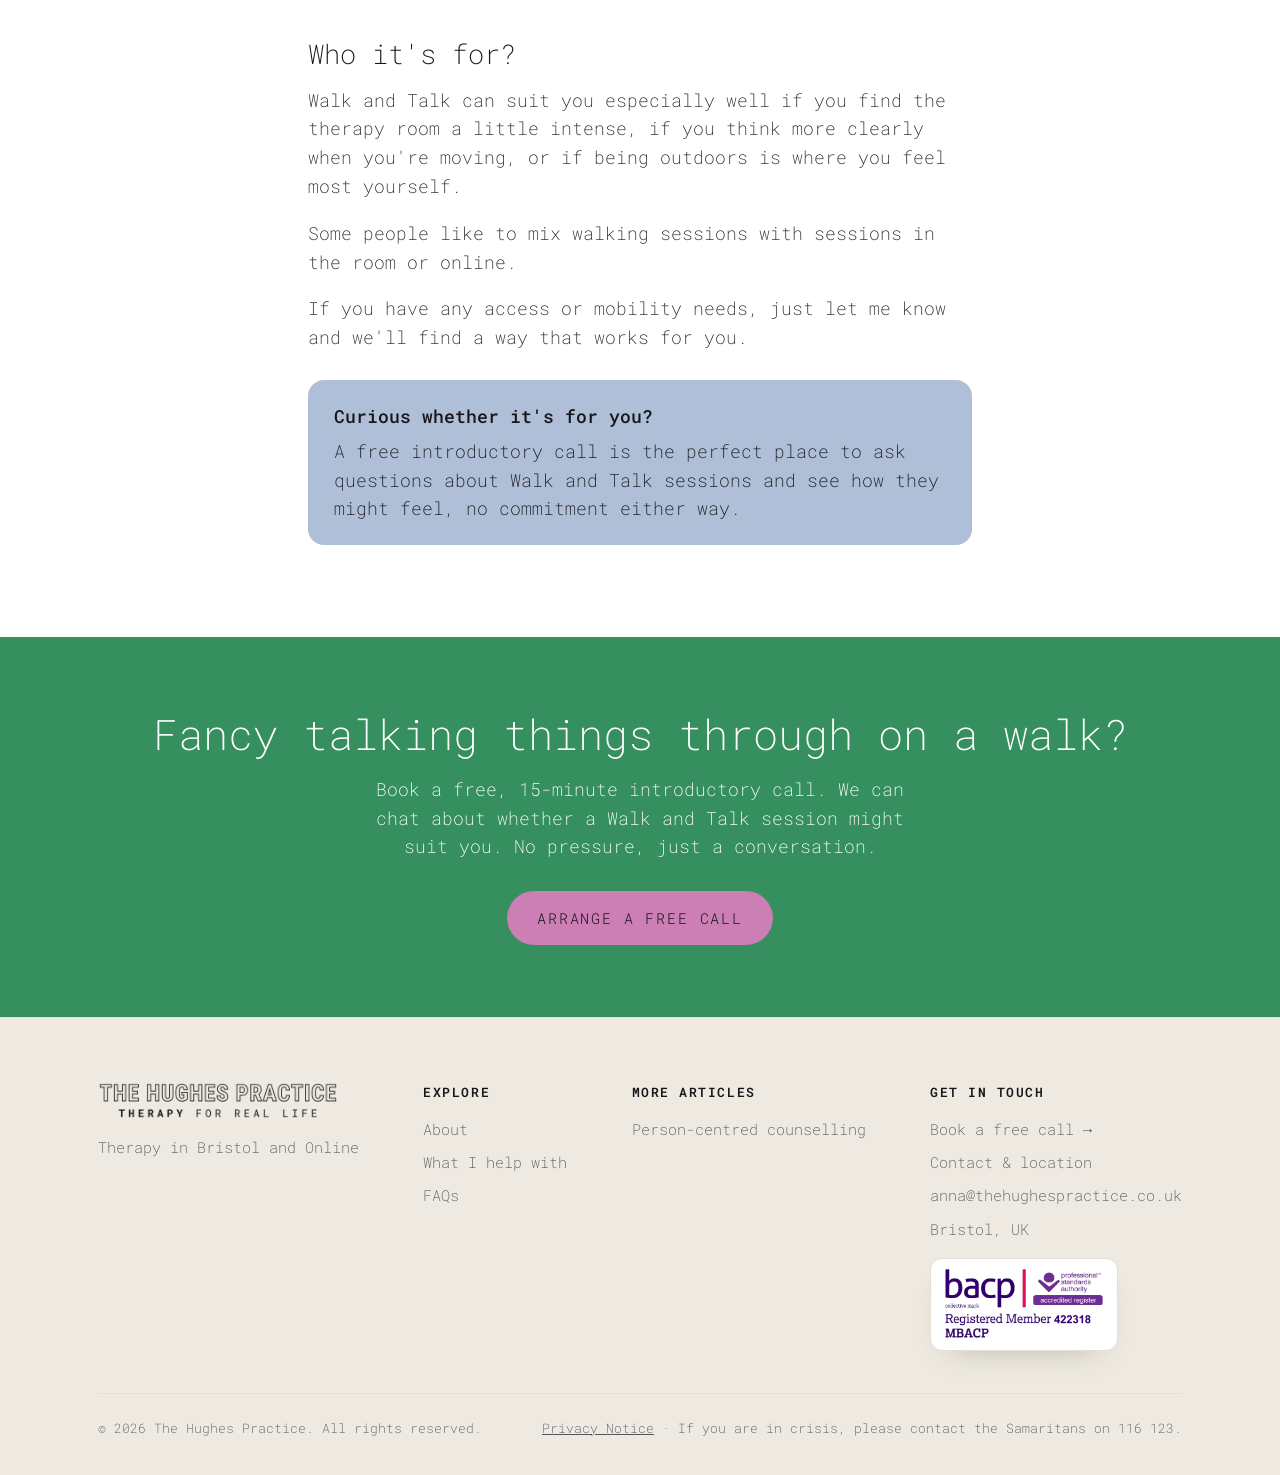
<file: walk-and-talk-therapy.html>
<!DOCTYPE html>
<html lang="en-GB">
<head>
<meta charset="UTF-8">
<meta name="viewport" content="width=device-width, initial-scale=1.0">
<title>Walk and Talk therapy in Bristol | The Hughes Practice</title>
<meta name="description" content="Walk and Talk therapy: counselling sessions that take place on a gentle walk, out in nature around Bristol. How it works, why it helps, and what to expect. With Anna Hughes.">
<link rel="canonical" href="https://www.thehughespractice.co.uk/walk-and-talk-therapy.html">
<meta name="theme-color" content="#EFEAE1">
<link rel="icon" type="image/png" href="favicon.png">
<link rel="apple-touch-icon" href="apple-touch-icon.png">
<meta property="og:type" content="website">
<meta property="og:site_name" content="The Hughes Practice">
<meta property="og:title" content="Walk and Talk therapy in Bristol">
<meta property="og:description" content="Counselling that takes place on a gentle walk, out in nature around Bristol. How it works and why it helps.">
<meta property="og:url" content="https://www.thehughespractice.co.uk/walk-and-talk-therapy.html">
<meta property="og:image" content="https://www.thehughespractice.co.uk/og-image.png?v=2">
<meta property="og:locale" content="en_GB">
<meta name="twitter:card" content="summary_large_image">
<link rel="preconnect" href="https://fonts.googleapis.com">
<link rel="preconnect" href="https://fonts.gstatic.com" crossorigin>
<link href="https://fonts.googleapis.com/css2?family=Roboto+Mono:ital,wght@0,200;0,300;0,400;0,500;0,600;1,200;1,300&display=swap" rel="stylesheet">
<link rel="stylesheet" href="landing.css">
</head>
<body>

<header class="nav">
  <div class="wrap nav-inner">
    <a href="index.html" class="brand"><img src="logo.png" alt="The Hughes Practice: therapy for real life"></a>
    <nav class="nav-links" id="navlinks">
      <a href="index.html#about">About</a>
      <a href="index.html#help">What I help with</a>
      <a href="index.html#faq">FAQs</a>
      <a href="index.html#contact" class="btn btn-primary">Book a free call</a>
    </nav>
    <button class="nav-toggle" id="navtoggle" aria-label="Open menu" aria-expanded="false"><svg width="24" height="24" viewBox="0 0 24 24" fill="none" stroke="currentColor" stroke-width="2.2" stroke-linecap="round" aria-hidden="true"><line x1="3" y1="6" x2="21" y2="6"/><line x1="3" y1="12" x2="21" y2="12"/><line x1="3" y1="18" x2="21" y2="18"/></svg></button>
  </div>
</header>

<section class="page-hero">
  <div class="wrap">
    <p class="crumb"><a href="index.html">Home</a> · Walk and Talk therapy</p>
    <h1>Walk and Talk therapy</h1>
    <p class="standfirst">Walk and Talk therapy takes counselling out of the therapy room and into nature: the same warm, confidential support, simply on the move.</p>
  </div>
</section>

<div class="article">
  <article class="prose">
    <p class="lead">Walk and Talk therapy is exactly what it sounds like: a counselling session that takes place while we walk or wheel, gently and unhurried, through a green space in and around Bristol. It's the same professional, confidential therapy you'd have in the room, just with fresh air, movement, and the natural world alongside us.</p>

    <h2>What a session looks like</h2>
    <p>We agree a quiet, accessible green space in Bristol to meet, and walk or wheel together at a comfortable, gentle pace for the length of a normal session. There's no need to be especially fit, this isn't about the exercise, and we can slow down, pause, or find a bench and sit whenever you'd like. If something feels easier to talk through standing still, we stop.</p>

    <h2>Is it still confidential outside?</h2>
    <p>Yes. I choose calmer routes and keep our conversation private, and we'll agree together how to handle any potential interruptions, for example, the rare moment of seeing someone either of us knows.</p>
    <p>Your confidentiality matters just as much outdoors as it does in the room.</p>

    <h2>Weather and practical things</h2>
    <p>Bristol weather being what it is, a bit of light rain usually isn't a problem with a coat and brolly but if the conditions aren't right, we can move the session indoors or online, or rearrange.</p>
    <p>We'll sort the details together so it always feels comfortable.</p>

    <h2>Who it's for?</h2>
    <p>Walk and Talk can suit you especially well if you find the therapy room a little intense, if you think more clearly when you're moving, or if being outdoors is where you feel most yourself.</p>
    <p>Some people like to mix walking sessions with sessions in the room or online.</p>
    <p>If you have any access or mobility needs, just let me know and we'll find a way that works for you.</p>

    <div class="note">
      <div class="t">Curious whether it's for you?</div>
      A free introductory call is the perfect place to ask questions about Walk and Talk sessions and see how they might feel, no commitment either way.
    </div>
  </article>
</div>

<section class="cta">
  <div class="wrap">
    <h2>Fancy talking things through on a walk?</h2>
    <p>Book a free, 15-minute introductory call. We can chat about whether a Walk and Talk session might suit you. No pressure, just a conversation.</p>
    <a href="index.html#contact" class="btn btn-hero">Arrange a free call</a>
  </div>
</section>


<footer>
  <div class="wrap">
    <div class="foot-grid">
      <div class="foot-col">
        <img src="logo.png" alt="The Hughes Practice: therapy for real life">
        <p>Therapy in Bristol and Online</p>
      </div>
      <div class="foot-col">
        <h4>Explore</h4>
        <a href="index.html#about">About</a>
        <a href="index.html#help">What I help with</a>
        <a href="index.html#faq">FAQs</a>
      </div>
      <div class="foot-col">
        <h4>More articles</h4>
        <a href="person-centred-counselling.html">Person-centred counselling</a>
      </div>
      <div class="foot-col">
        <h4>Get in touch</h4>
        <a href="index.html#contact">Book a free call →</a>
        <a href="contact.html">Contact &amp; location</a>
        <a href="mailto:anna@thehughespractice.co.uk">anna@thehughespractice.co.uk</a>
        <p>Bristol, UK</p>
        <span class="bacp-badge">
          <img src="bacp-registered-member.webp" width="2000" height="893" alt="BACP Registered Member 422318, MBACP. On the BACP register, an Accredited Register overseen by the Professional Standards Authority." loading="lazy" decoding="async">
        </span>
      </div>
    </div>
    <div class="foot-bottom">
      <span>© 2026 The Hughes Practice. All rights reserved.</span>
      <span><a href="privacy.html">Privacy Notice</a> · If you are in crisis, please contact the Samaritans on 116 123.</span>
    </div>
  </div>
</footer>

<script type="application/ld+json">
{
  "@context": "https://schema.org",
  "@type": "WebPage",
  "name": "Walk and Talk therapy",
  "description": "Counselling sessions that take place on a gentle walk, out in nature around Bristol. How it works, why it helps, and what to expect.",
  "inLanguage": "en-GB",
  "about": "Walk and Talk therapy in Bristol"
}
</script>
<script>
  var t=document.getElementById('navtoggle');
  var l=document.getElementById('navlinks');
  if(t&&l){t.addEventListener('click',function(){var o=l.classList.toggle('open');t.setAttribute('aria-expanded',o);});}
</script>

</body>
</html>
</file>
<file: landing.css>
/* ============================================================
   The Hughes Practice — shared styles for landing / article pages
   Mirrors the main site's design tokens (see styleguide.html).
   ============================================================ */
:root{
  --daze:#358F5E;      /* green — primary accent */
  --eros:#CB7FB4;      /* pink */
  --lido:#AFBFD8;      /* soft blue */
  --apricot:#F1AB85;   /* warm */
  --brisk:#EFEAE1;     /* off-white base */
  --coral:#E8593B;     /* action */
  --ink:#17161B;
  --ink-soft:#56545E;
  --dark:#1C1C22;
  --line:#E4DED3;
  --paper:#FFFFFF;
  --maxw:1140px;
  --mono:"Roboto Mono",ui-monospace,monospace;
}
*{box-sizing:border-box;margin:0;padding:0}
html{scroll-behavior:smooth;overflow-x:hidden}
body{font-family:var(--mono);font-weight:200;color:var(--ink);background:var(--brisk);line-height:1.6;font-size:18px;overflow-x:hidden;-webkit-font-smoothing:antialiased}
h1,h2,h3{font-family:var(--mono);font-weight:200;line-height:1.2;letter-spacing:0}
a{color:inherit}
img{max-width:100%}
.wrap{max-width:var(--maxw);margin:0 auto;padding:0 28px}
a:focus-visible,button:focus-visible{outline:3px solid var(--eros);outline-offset:3px;border-radius:4px}

/* ---------- nav ---------- */
header.nav{position:sticky;top:0;z-index:50;background:var(--brisk);border-bottom:1px solid var(--line)}
.nav-inner{display:flex;align-items:center;justify-content:space-between;height:90px}
.brand{display:flex;align-items:center;text-decoration:none}
.brand img{height:50px;width:auto;display:block}
.nav-links{display:flex;gap:38px;align-items:center}
.nav-links a:not(.btn){font-size:.95rem;text-decoration:none;color:var(--ink);transition:color .2s}
.nav-links a:not(.btn):hover{color:var(--daze)}
.btn{display:inline-block;font-family:var(--mono);font-weight:600;font-size:.95rem;text-decoration:none;cursor:pointer;border:none;padding:13px 24px;border-radius:999px;transition:transform .15s ease,background .2s ease,color .2s ease}
.btn-primary{background:var(--coral);color:#fff}
.btn-primary:hover{background:#D24A2E;color:#fff;transform:translateY(-1px)}
.btn-hero{background:var(--eros);color:var(--ink);font-weight:300;text-transform:uppercase;letter-spacing:.12em;padding:15px 30px}
.btn-hero:hover{background:#BE6BA4;color:var(--ink);transform:translateY(-1px)}
.nav-toggle{display:none;background:none;border:none;cursor:pointer;padding:6px;color:var(--ink);line-height:0}

/* ---------- article hero ---------- */
.page-hero{padding:64px 0 40px}
.eyebrow{display:inline-block;font-size:.82rem;font-weight:600;letter-spacing:.14em;text-transform:uppercase;color:var(--daze);margin-bottom:20px}
.page-hero h1{font-size:clamp(2.1rem,5vw,3.4rem);max-width:20ch;margin-bottom:22px}
.page-hero .standfirst{font-size:1.22rem;color:var(--ink-soft);max-width:62ch;text-wrap:balance}
.crumb{font-size:.9rem;color:var(--ink-soft);margin-bottom:26px}
.crumb a{color:var(--daze);text-decoration:none}
.crumb a:hover{text-decoration:underline}

/* ---------- article body ---------- */
.article{background:var(--paper);border-top:1px solid var(--line)}
.prose{max-width:720px;margin:0 auto;padding:64px 28px}
.prose h2{font-size:1.7rem;margin:44px 0 16px}
.prose h2:first-child{margin-top:0}
.prose h3{font-size:1.2rem;font-weight:400;margin:30px 0 12px}
.prose p{margin-bottom:18px;color:#2c2b32}
.prose p.lead{font-size:1.15rem;color:var(--ink)}
.prose p.updated{font-size:.9rem;color:var(--ink-soft);margin-bottom:28px}
.prose p.address{background:var(--brisk);border-radius:16px;padding:20px 24px;line-height:1.7}
.map-embed{position:relative;width:100%;aspect-ratio:16/10;margin:0 0 18px;border-radius:16px;overflow:hidden;border:1px solid var(--line)}
.map-embed iframe{position:absolute;inset:0;width:100%;height:100%;border:0}
.prose ul{margin:0 0 18px 4px;list-style:none}
.prose ul li{position:relative;padding-left:26px;margin-bottom:11px;color:#2c2b32}
.prose ul li::before{content:"";position:absolute;left:0;top:11px;width:0;height:0;border-left:7px solid var(--daze);border-top:5px solid transparent;border-bottom:5px solid transparent}
.prose strong{font-weight:500;color:var(--ink)}
.prose a{color:var(--daze);text-decoration:underline;text-underline-offset:3px;font-weight:400}
.prose blockquote{margin:26px 0;padding:20px 26px;background:var(--brisk);border-radius:16px;border-left:4px solid var(--eros);font-style:italic;color:var(--ink)}
.pull{margin:32px 0;font-size:1.35rem;line-height:1.4;color:var(--ink);border-top:1px solid var(--line);border-bottom:1px solid var(--line);padding:24px 0}

/* callout / reassurance box */
.note{margin:28px 0;padding:22px 26px;background:var(--lido);border-radius:16px;color:var(--ink)}
.note .t{font-weight:500;margin-bottom:6px}

/* ---------- CTA band ---------- */
.cta{background:var(--daze);color:#fff;text-align:center;padding:72px 0}
.cta h2{font-size:clamp(1.8rem,4vw,2.6rem);margin-bottom:16px;color:#fff}
.cta p{max-width:52ch;margin:0 auto 30px;color:#fff;font-size:1.12rem}

/* ---------- related ---------- */
.related{padding:64px 0}
.related h2{font-size:1.4rem;margin-bottom:26px}
.rel-grid{display:grid;grid-template-columns:repeat(3,1fr);gap:20px}
.rel-card{display:block;background:var(--paper);border:1px solid var(--line);border-radius:16px;padding:24px;text-decoration:none;color:var(--ink);transition:transform .15s ease,box-shadow .2s ease}
.rel-card:hover{transform:translateY(-2px);box-shadow:0 18px 40px -28px rgba(28,28,34,.4)}
.rel-card .k{font-size:.75rem;letter-spacing:.12em;text-transform:uppercase;color:var(--daze);font-weight:600;margin-bottom:10px}
.rel-card h3{font-size:1.12rem;font-weight:400;line-height:1.35}

/* ---------- footer ---------- */
footer{background:var(--brisk);color:var(--ink);padding:64px 0 36px;border-top:1px solid var(--line)}
.foot-grid{display:flex;justify-content:space-between;flex-wrap:wrap;gap:36px;margin-bottom:42px}
.foot-col{max-width:280px}
.foot-col img{max-width:240px;margin-bottom:16px;display:block}
.foot-col h4{font-size:.8rem;text-transform:uppercase;letter-spacing:.12em;color:var(--ink);margin-bottom:14px;font-weight:600}
.foot-col a,.foot-col p{display:block;color:var(--ink-soft);text-decoration:none;font-size:.95rem;margin-bottom:9px}
.foot-col a:hover{color:var(--daze)}
.bacp-badge{display:inline-flex;background:var(--paper);border:1px solid var(--line);border-radius:12px;padding:10px 14px;box-shadow:0 14px 34px -22px rgba(55,66,57,.45);margin-top:8px}
.bacp-badge img{width:158px;height:auto;max-width:none;margin:0;display:block}
.foot-bottom{border-top:1px solid var(--line);padding-top:24px;display:flex;justify-content:space-between;flex-wrap:wrap;gap:12px;font-size:.84rem;color:var(--ink-soft)}
.foot-bottom a{color:var(--ink-soft)}

@media (max-width:1000px){
  .nav-links{display:none}
  .nav-inner{height:72px}
  .brand img{height:40px}
  .nav-toggle{display:block}
  .nav-links.open{display:flex;flex-direction:column;position:absolute;top:72px;left:0;right:0;background:var(--brisk);border-bottom:1px solid var(--line);padding:18px 28px 26px;gap:20px;align-items:flex-start}
  .rel-grid{grid-template-columns:1fr}
}
@media (max-width:600px){body{font-size:17px}}
</file>
